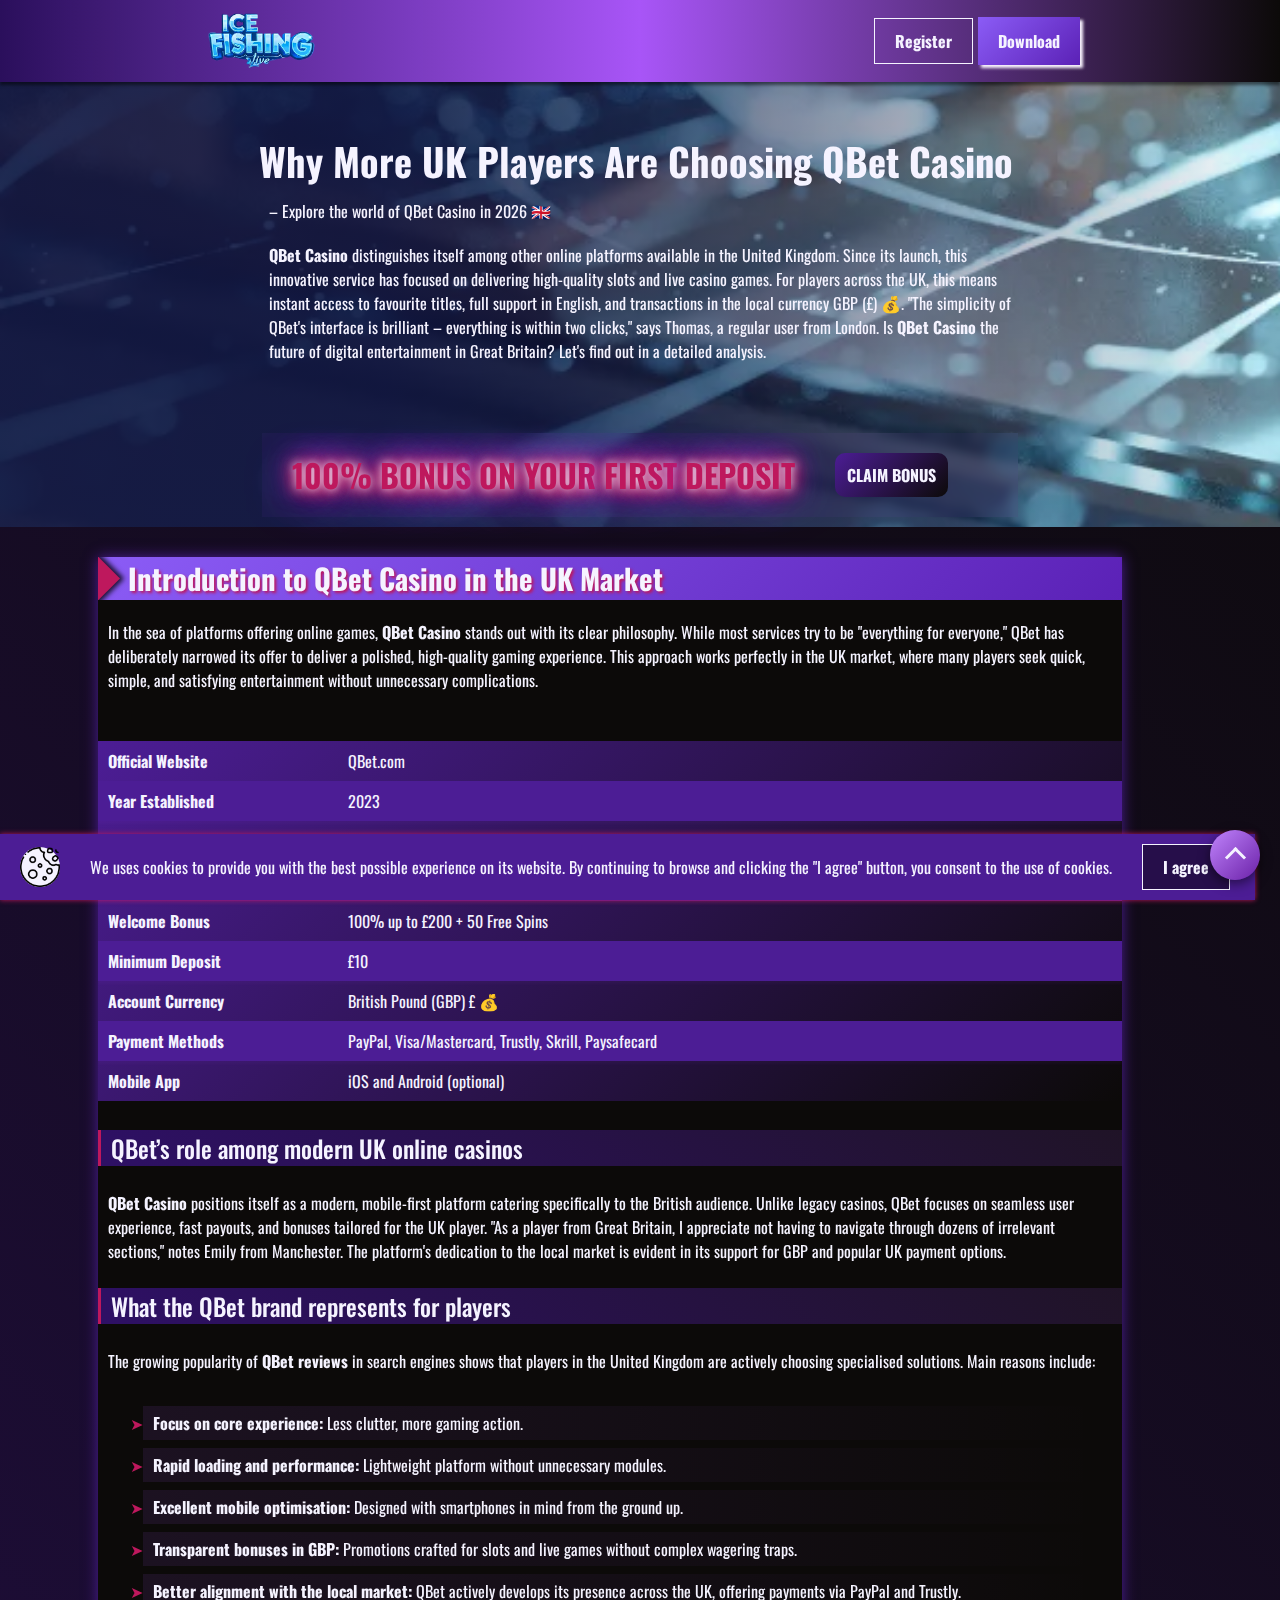
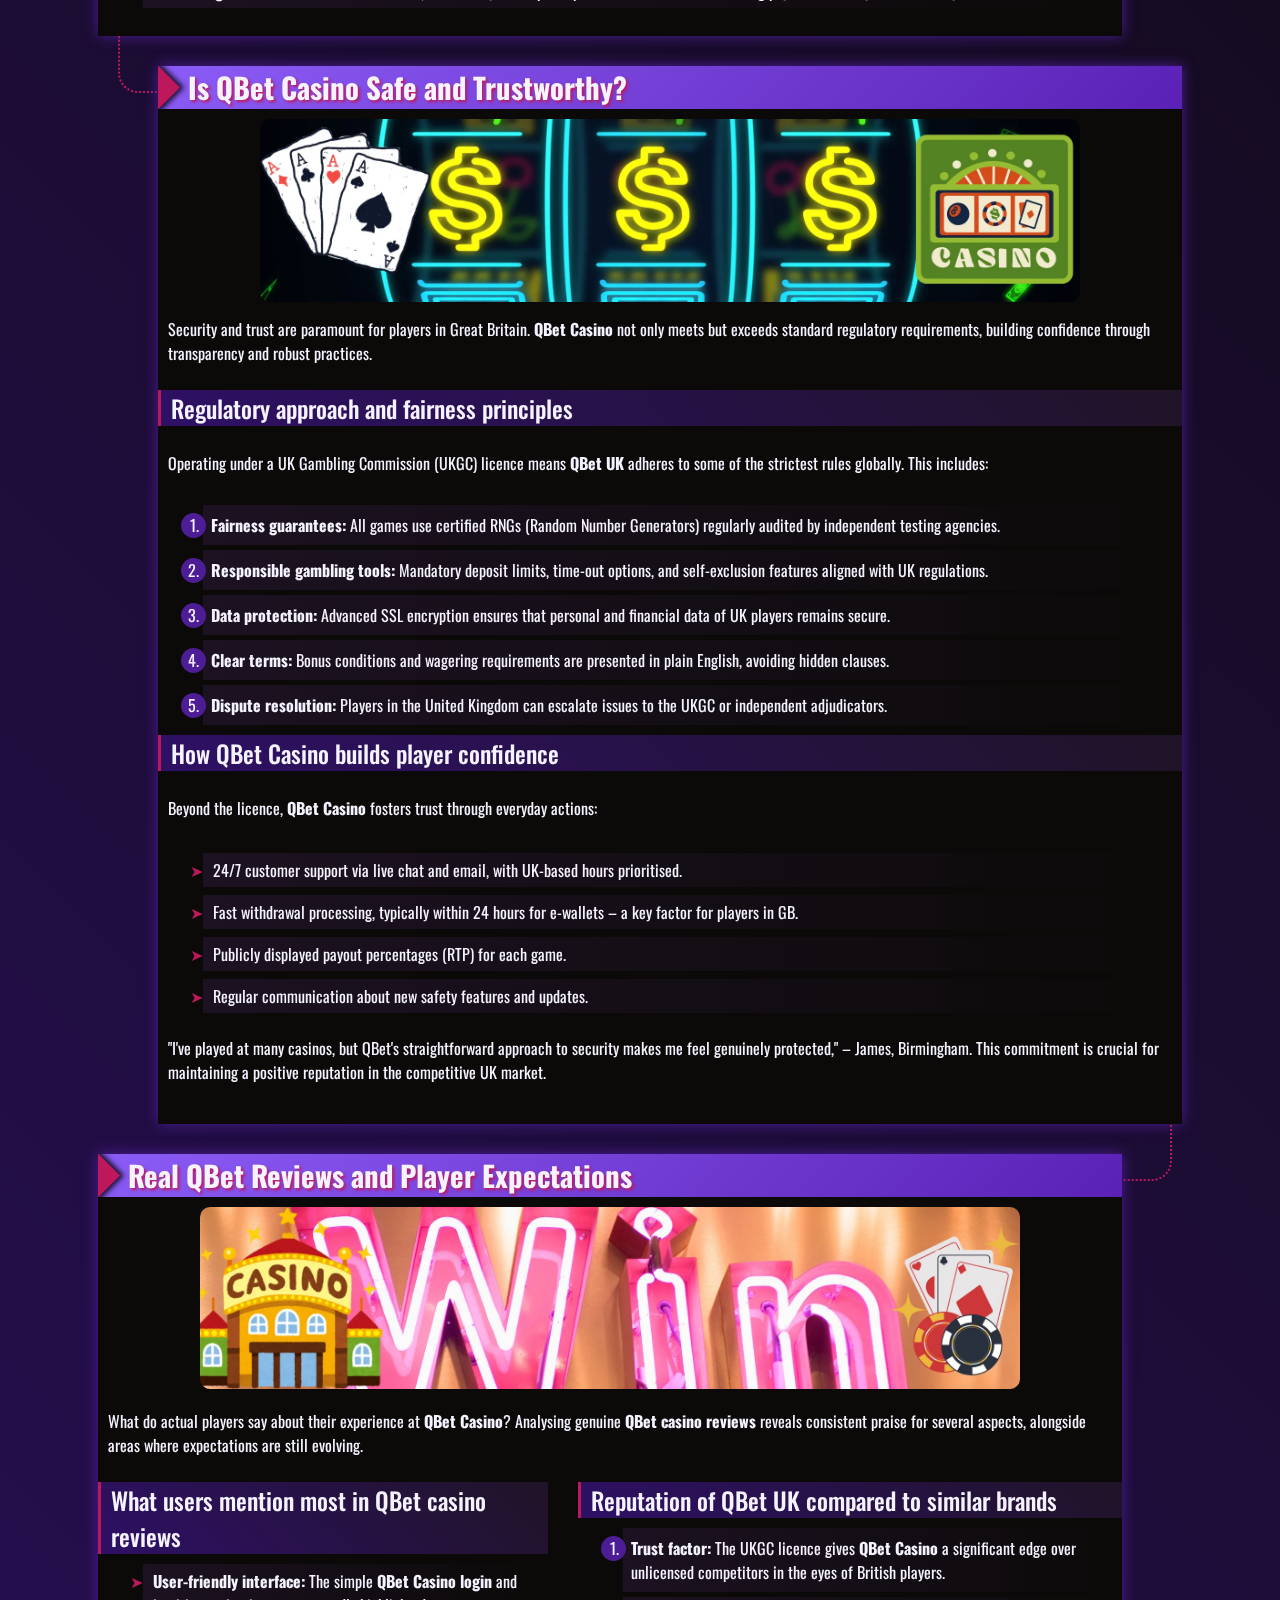
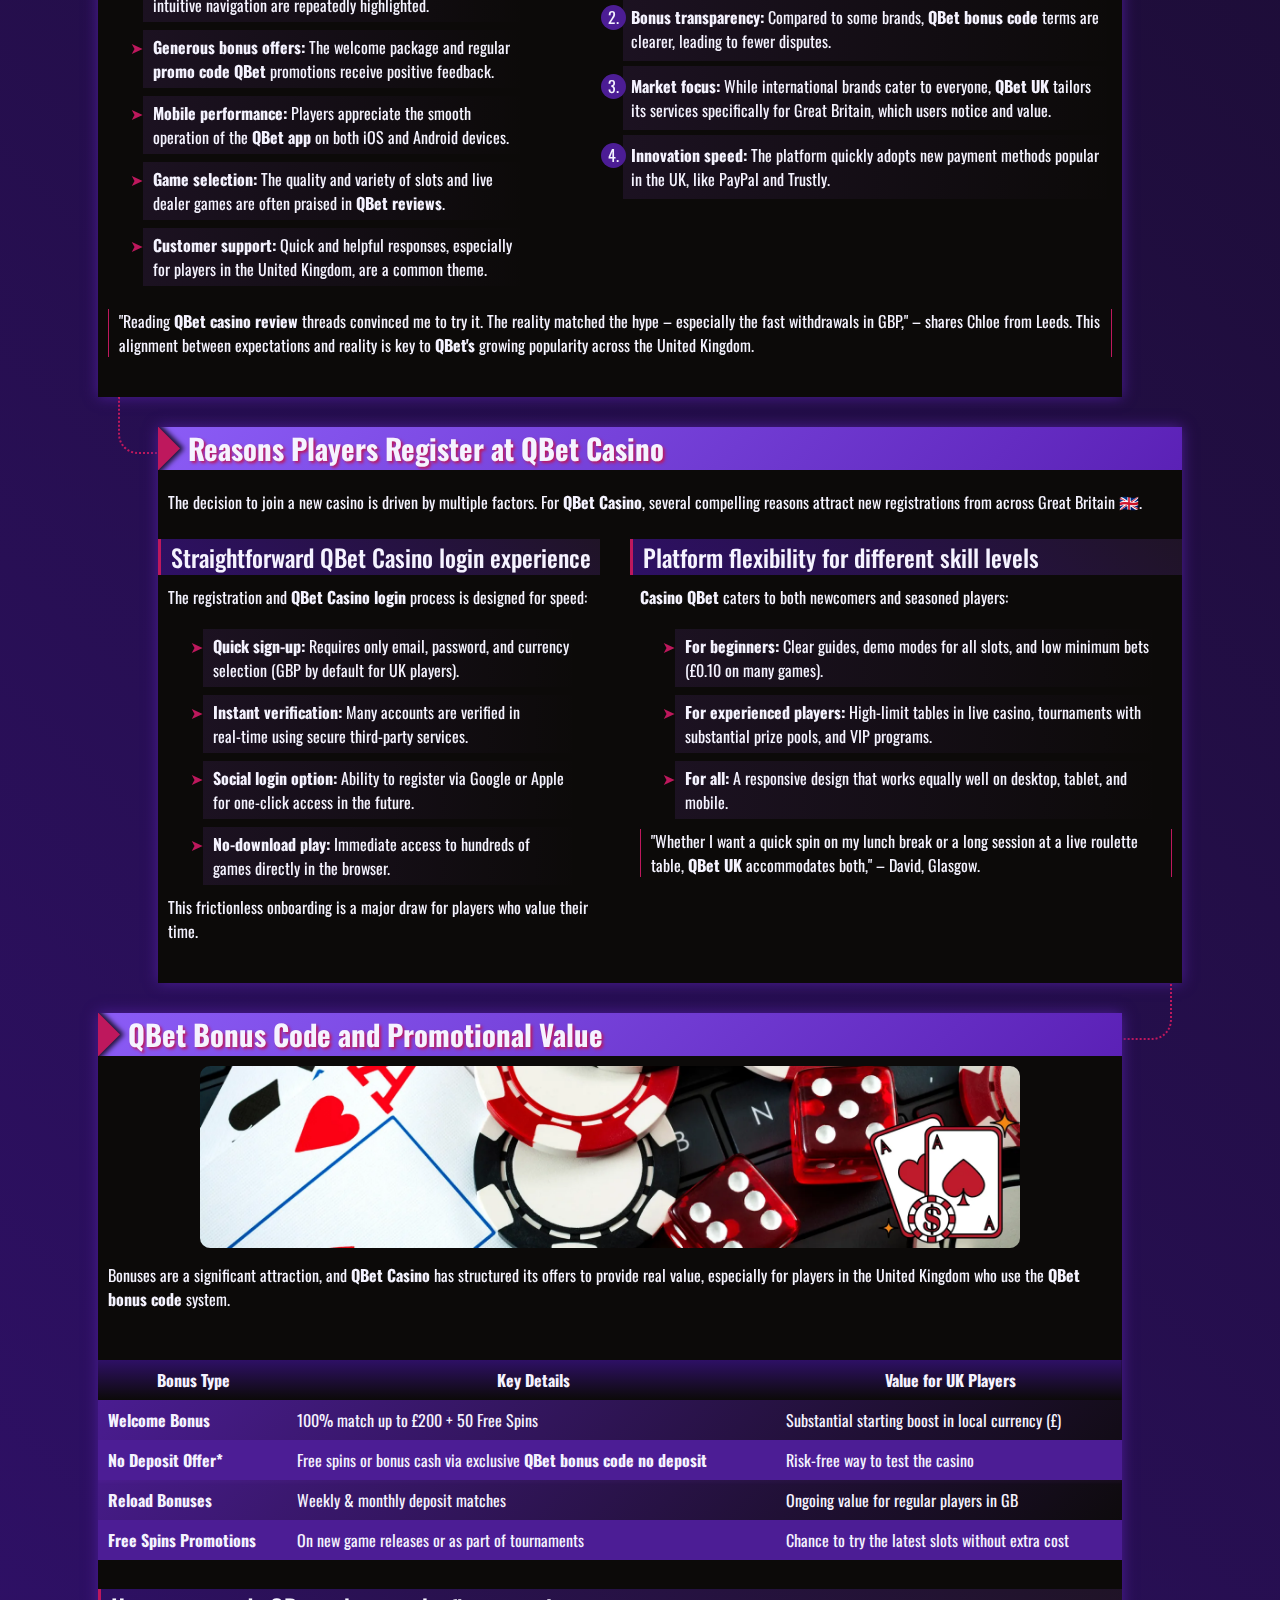
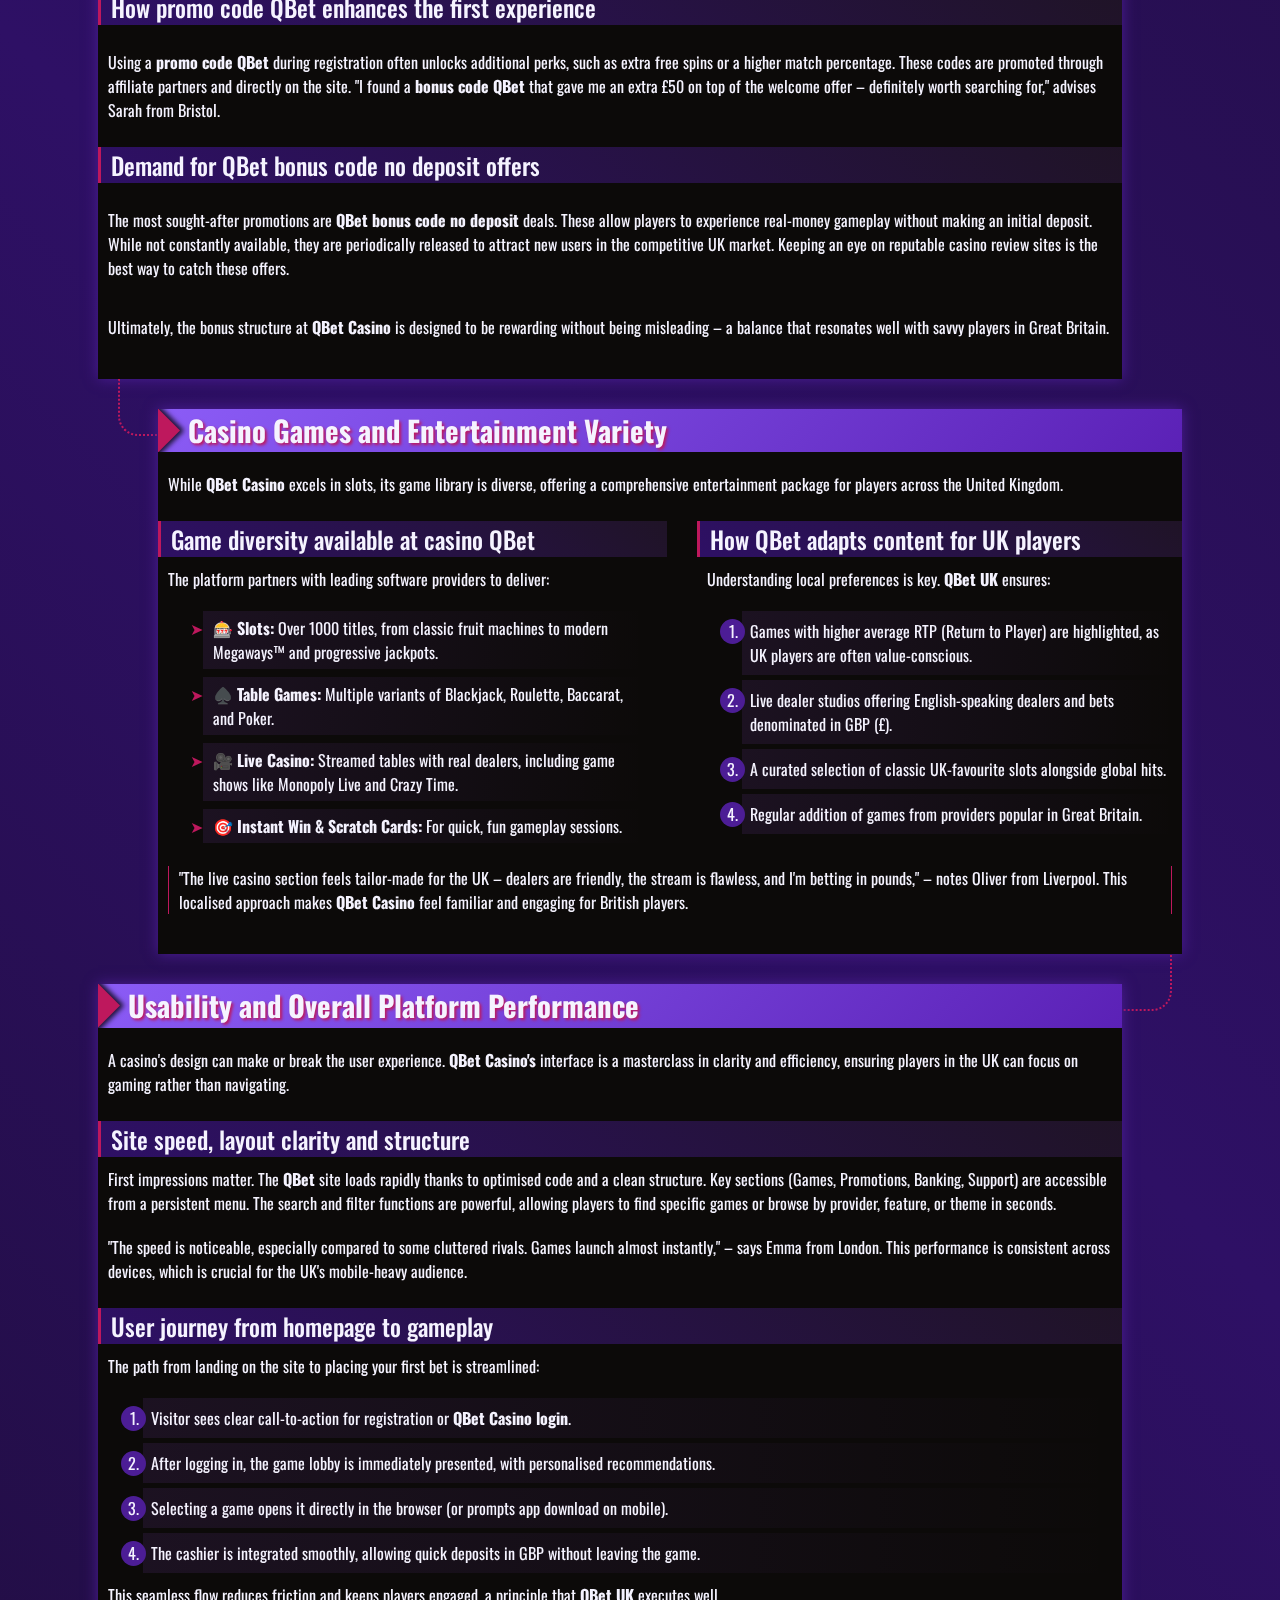
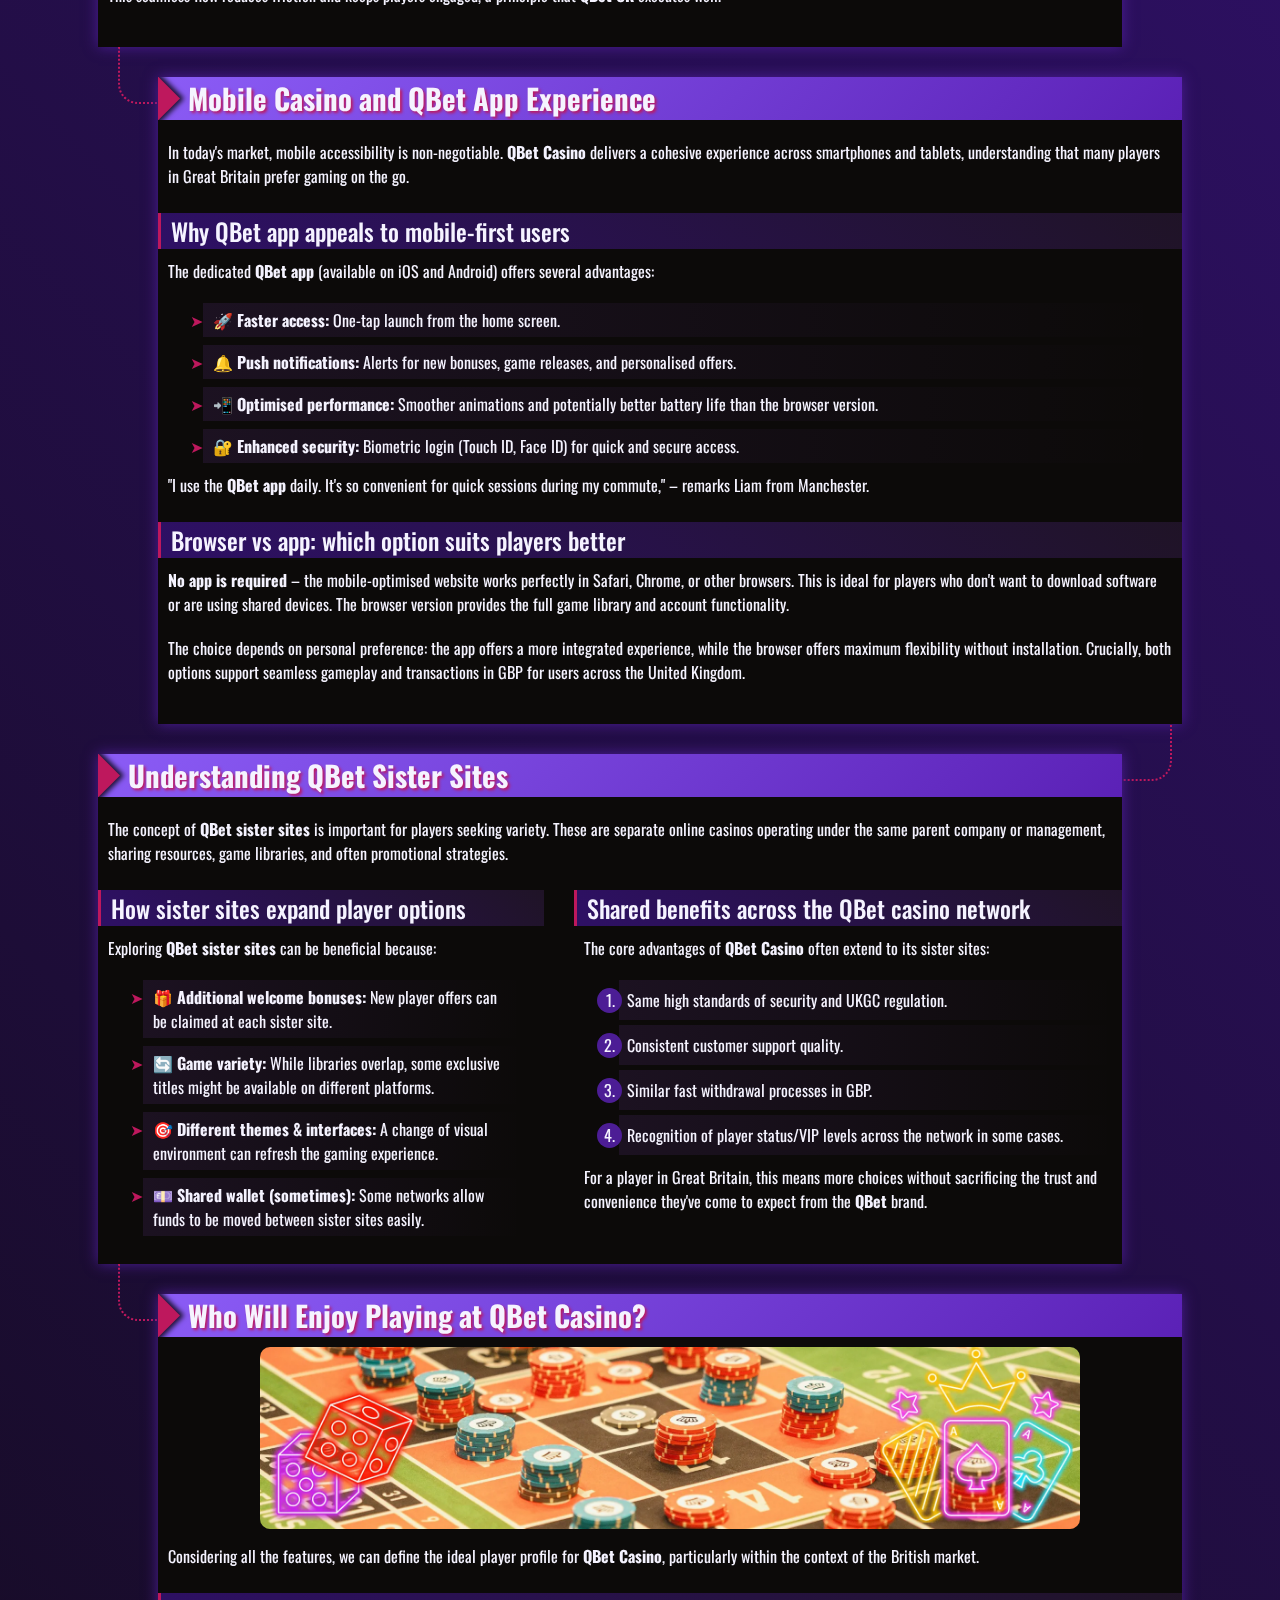
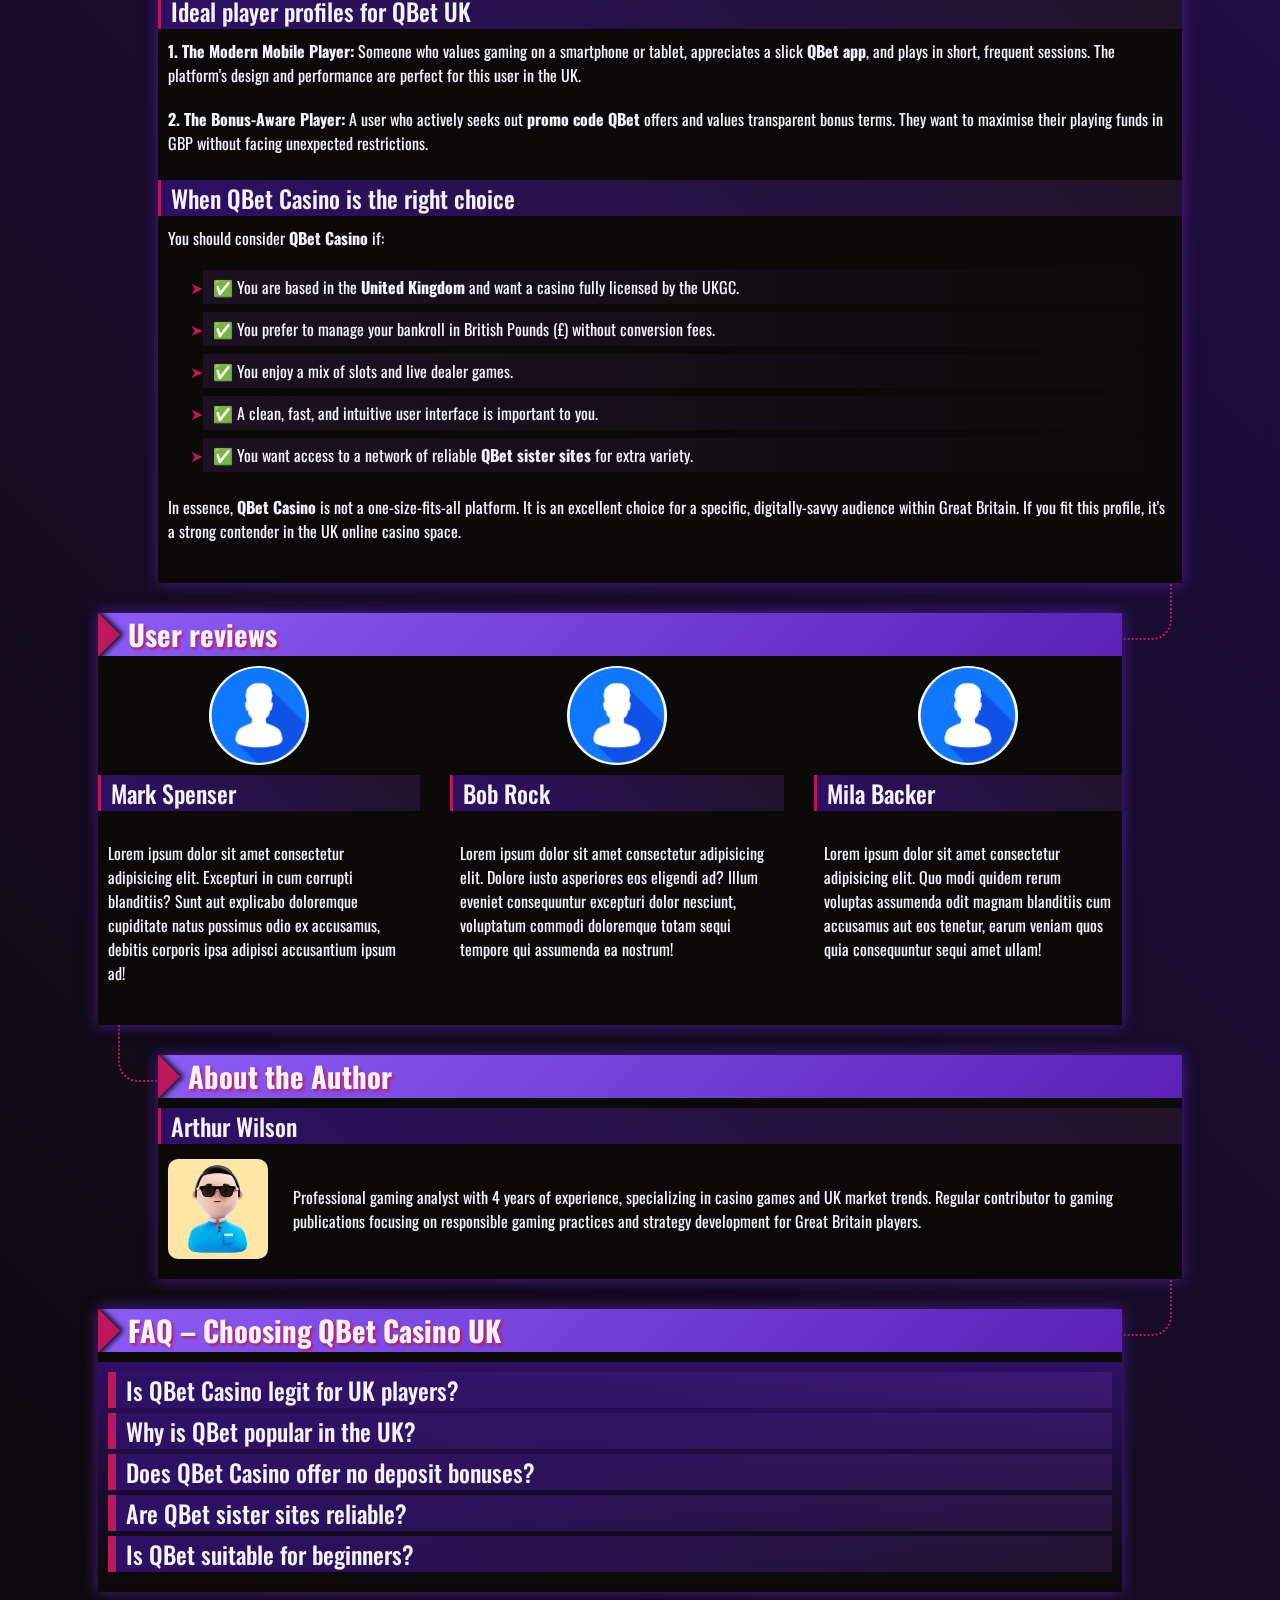
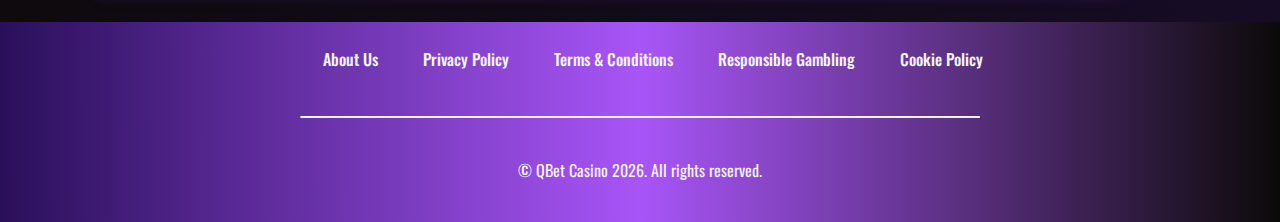
<file: index.html>
<!DOCTYPE html>
<html lang="en">

<head>
    <meta charset="UTF-8">
    <meta name="viewport" content="width=device-width, initial-scale=1.0">
    <link rel="stylesheet" href="style.css">
    <link rel="shortcut icon" href="favicon.ico" type="image/x-icon">
    <title>Why QBet Casino UK Is Gaining Popularity Among Players</title>
    <meta name="description"
        content="Learn why QBet Casino UK stands out: player-focused design, bonus codes, mobile access, sister sites and trusted reviews.">
    <meta name="googlebot" content="index,follow,noarchive">

    <link rel="alternate" hreflang="en-GB" href="https://vanessaswhimsicalworld.co.uk/en-gb/">
    <link rel="alternate" hreflang="x-default" href="https://vanessaswhimsicalworld.co.uk/">
    <link rel="canonical" href="https://vanessaswhimsicalworld.co.uk/en-gb/">

    <meta property="og:type" content="website" />
    <meta property="og:title" content="Why QBet Casino UK Is Gaining Popularity Among Players" />
    <meta property="og:description"
        content="Learn why QBet Casino UK stands out: player-focused design, bonus codes, mobile access, sister sites and trusted reviews." />
    <meta property="og:url" content="https://vanessaswhimsicalworld.co.uk/" />
    <meta property="og:site_name" content="QBet Casino" />
    <meta property="og:image" content="https://vanessaswhimsicalworld.co.uk/img/1.webp" />
    <meta property="og:locale" content="en_GB" />

    <meta name="twitter:card" content="summary_large_image" />
    <meta name="twitter:title" content="Why QBet Casino UK Is Gaining Popularity Among Players" />
    <meta name="twitter:description"
        content="Learn why QBet Casino UK stands out: player-focused design, bonus codes, mobile access, sister sites and trusted reviews." />
    <meta name="twitter:image" content="https://vanessaswhimsicalworld.co.uk/img/1.webp" />

    <script type="application/ld+json">
    {
        "@context": "https://schema.org",
        "@type": "Article",
        "headline": "Why QBet Casino UK Is Gaining Popularity Among Players",
        "description": "Learn why QBet Casino UK stands out: player-focused design, bonus codes, mobile access, sister sites and trusted reviews.",
        "mainEntityOfPage": {
            "@type": "WebPage",
            "@id": "https://vanessaswhimsicalworld.co.uk/"
        },
        "author": {
            "@type": "Person",
            "name": "John Smith",
            "url": "https://vanessaswhimsicalworld.co.uk/"
        },
        "publisher": {
            "@type": "Organization",
            "name": "QBet Casino",
            "logo": {
                "@type": "ImageObject",
                "url": "https://vanessaswhimsicalworld.co.uk/img/logo.webp"
            }
        },
        "datePublished": "2026-01-22",
        "dateModified": "2026-01-22"
    }
    </script>

    <script type="application/ld+json">
    {
        "@context": "https://schema.org",
        "@type": "WebSite",
        "url": "https://vanessaswhimsicalworld.co.uk/",
        "name": "QBet Casino",
        "description": "QBet in the United Kingdom: gaming platform, bonuses, and comprehensive reviews.",
        "inLanguage": "en-GB"
    }
    </script>

    <script type="application/ld+json">
    {
        "@context": "https://schema.org",
        "@type": "BreadcrumbList",
        "itemListElement": [{
                "@type": "ListItem",
                "position": 1,
                "name": "Home",
                "item": "https://vanessaswhimsicalworld.co.uk/"
            },
            {
                "@type": "ListItem",
                "position": 2,
                "name": "🎰 +100%",
                "item": "https://vanessaswhimsicalworld.co.uk/"
            }
        ]
    }
    </script>

    <script type="application/ld+json">
    {
      "@context": "https://schema.org",
      "@type": "FAQPage",
      "mainEntity": [
        {
          "@type": "Question",
          "name": "Is QBet Casino legit for UK players?",
          "acceptedAnswer": {
            "@type": "Answer",
            "text": "Yes, QBet Casino operates legally in the UK under a licence from the UK Gambling Commission (UKGC), ensuring fair play and security for all players in Great Britain."
          }
        },
        {
          "@type": "Question",
          "name": "Why is QBet popular in the UK?",
          "acceptedAnswer": {
            "@type": "Answer",
            "text": "QBet Casino's focus on the UK market means tailored bonuses in GBP (£), local payment methods, and an intuitive mobile experience, making it a top choice for players across the United Kingdom."
          }
        },
        {
          "@type": "Question",
          "name": "Does QBet Casino offer no deposit bonuses?",
          "acceptedAnswer": {
            "@type": "Answer",
            "text": "QBet occasionally provides no deposit offers through exclusive bonus codes. Check the promotions page or trusted affiliate sites for the latest QBet bonus code no deposit opportunities."
          }
        },
        {
          "@type": "Question",
          "name": "Are QBet sister sites reliable?",
          "acceptedAnswer": {
            "@type": "Answer",
            "text": "Yes, QBet sister sites operate under the same stringent regulatory standards, offering a consistent and secure experience for UK players."
          }
        },
        {
          "@type": "Question",
          "name": "Is QBet suitable for beginners?",
          "acceptedAnswer": {
            "@type": "Answer",
            "text": "Absolutely. The straightforward QBet Casino login, clear interface, and helpful guides make casino QBet an excellent starting point for new players in the UK."
          }
        }
      ]
    }
    </script>
</head>

<body>
    <header>
        <div class="logo">
            <a href="/"><img src="./img/logo.webp" alt="QBet Casino logo" width="140" height="70"></a>
        </div>
        <div class="header-btn">
            <a href="/play/" rel="nofollow" content="noindex" class="h-violet-btn">Register</a>
            <a href="/play/" rel="nofollow" content="noindex" class="h-accent-btn">Download</a>
        </div>
    </header>

    <main>
        <div class="promo">
            <div class="promo-l ">
                <h1>Why More UK Players Are Choosing QBet Casino</h1>
                <p class="txt">
                    – Explore the world of QBet Casino in 2026 🇬🇧
                </p>
                <p class="txt">
                    <strong>QBet Casino</strong> distinguishes itself among other online platforms available in the
                    United Kingdom. Since its launch, this innovative service has focused on delivering high-quality
                    slots and live casino games. For players across the UK, this means instant access to favourite
                    titles, full support in English, and transactions in the local currency GBP (£) 💰. "The simplicity
                    of QBet's interface is brilliant – everything is within two clicks," says Thomas, a regular user
                    from London. Is <strong>QBet Casino</strong> the future of digital entertainment in Great Britain?
                    Let's find out in a detailed analysis.
                </p>
            </div>

            <div class="promo-gift">
                <p class="txt-accent">
                    <span class="fast-flicker">100% bonus</span> on your <span class="flicker">first</span> deposit
                </p>

                <a href="/play/" rel="nofollow" content="noindex" class="btn-accent">Claim Bonus</a>
            </div>
        </div>

        <div class="wrapper">

            <div class="container" id="">
                <div class="container__header">
                    <h2>Introduction to QBet Casino in the UK Market</h2>
                </div>
                <div class="container__body">
                    <p class="txt">
                        In the sea of platforms offering online games, <strong>QBet Casino</strong> stands out with its
                        clear philosophy. While most services try to be "everything for everyone," QBet has deliberately
                        narrowed its offer to deliver a polished, high-quality gaming experience. This approach works
                        perfectly in the UK market, where many players seek quick, simple, and satisfying entertainment
                        without unnecessary complications.
                    </p>
                    <div class="table-wrapper">
                        <table>
                            <tbody>
                                <tr>
                                    <td class="row-title">Official Website</td>
                                    <td>QBet.com</td>
                                </tr>
                                <tr>
                                    <td class="row-title">Year Established</td>
                                    <td>2023</td>
                                </tr>
                                <tr>
                                    <td class="row-title">Licence</td>
                                    <td>UK Gambling Commission (UKGC) #39482</td>
                                </tr>
                                <tr>
                                    <td class="row-title">Game Providers</td>
                                    <td>NetEnt, Play'n GO, Pragmatic Play, Evolution Gaming, Big Time Gaming</td>
                                </tr>
                                <tr>
                                    <td class="row-title">Welcome Bonus</td>
                                    <td>100% up to £200 + 50 Free Spins</td>
                                </tr>
                                <tr>
                                    <td class="row-title">Minimum Deposit</td>
                                    <td>£10</td>
                                </tr>
                                <tr>
                                    <td class="row-title">Account Currency</td>
                                    <td>British Pound (GBP) £ 💰</td>
                                </tr>
                                <tr>
                                    <td class="row-title">Payment Methods</td>
                                    <td>PayPal, Visa/Mastercard, Trustly, Skrill, Paysafecard</td>
                                </tr>
                                <tr>
                                    <td class="row-title">Mobile App</td>
                                    <td>iOS and Android (optional)</td>
                                </tr>
                            </tbody>
                        </table>
                    </div>
                    <h3>QBet’s role among modern UK online casinos</h3>
                    <p class="txt">
                        <strong>QBet Casino</strong> positions itself as a modern, mobile-first platform catering
                        specifically to the British audience. Unlike legacy casinos, QBet focuses on seamless user
                        experience, fast payouts, and bonuses tailored for the UK player. "As a player from Great
                        Britain, I
                        appreciate not having to navigate through dozens of irrelevant sections," notes Emily from
                        Manchester. The platform's dedication to the local market is evident in its support for GBP and
                        popular UK payment options.
                    </p>
                    <h3>What the QBet brand represents for players</h3>
                    <p class="txt">
                        The growing popularity of <strong>QBet reviews</strong> in search engines shows that players in
                        the
                        United Kingdom are actively choosing specialised solutions. Main reasons include:
                    </p>
                    <ul class="item-list">
                        <li><strong>Focus on core experience:</strong> Less clutter, more gaming action.</li>
                        <li><strong>Rapid loading and performance:</strong> Lightweight platform without unnecessary
                            modules.</li>
                        <li><strong>Excellent mobile optimisation:</strong> Designed with smartphones in mind from
                            the
                            ground up.</li>
                        <li><strong>Transparent bonuses in GBP:</strong> Promotions crafted for slots and live games
                            without complex wagering traps.</li>
                        <li><strong>Better alignment with the local market:</strong> QBet actively develops its
                            presence across the UK, offering payments via PayPal and Trustly.</li>
                    </ul>
                </div>
            </div>

            <div class="container" id="inscription">
                <div class="container__header">
                    <h2>Is QBet Casino Safe and Trustworthy?</h2>
                </div>
                <div class="container__body">
                    <div class="img">
                        <img src="./img/2.webp" alt="QBet Casino Registration" width="1000" height="800">
                    </div>
                    <p class="txt">
                        Security and trust are paramount for players in Great Britain. <strong>QBet Casino</strong> not
                        only
                        meets but exceeds standard regulatory requirements, building confidence through transparency and
                        robust practices.
                    </p>
                    <h3>Regulatory approach and fairness principles</h3>
                    <p class="txt">
                        Operating under a UK Gambling Commission (UKGC) licence means <strong>QBet UK</strong> adheres
                        to
                        some of the strictest rules globally. This includes:
                    </p>
                    <ol>
                        <li><strong>Fairness guarantees:</strong> All games use certified RNGs (Random Number
                            Generators)
                            regularly audited by independent testing agencies.</li>
                        <li><strong>Responsible gambling tools:</strong> Mandatory deposit limits, time‑out options, and
                            self‑exclusion features aligned with UK regulations.</li>
                        <li><strong>Data protection:</strong> Advanced SSL encryption ensures that personal and
                            financial
                            data of UK players remains secure.</li>
                        <li><strong>Clear terms:</strong> Bonus conditions and wagering requirements are presented in
                            plain
                            English, avoiding hidden clauses.</li>
                        <li><strong>Dispute resolution:</strong> Players in the United Kingdom can escalate issues to
                            the
                            UKGC or independent adjudicators.</li>
                    </ol>
                    <h3>How QBet Casino builds player confidence</h3>
                    <p class="txt">
                        Beyond the licence, <strong>QBet Casino</strong> fosters trust through everyday actions:
                    </p>
                    <ul>
                        <li> 24/7 customer support via live chat and email, with UK‑based hours prioritised.</li>
                        <li> Fast withdrawal processing, typically within 24 hours for e‑wallets – a key factor for
                            players
                            in GB.</li>
                        <li> Publicly displayed payout percentages (RTP) for each game.</li>
                        <li> Regular communication about new safety features and updates.</li>
                    </ul>
                    <p class="txt">
                        "I've played at many casinos, but QBet's straightforward approach to security makes me feel
                        genuinely protected," – James, Birmingham. This commitment is crucial for maintaining a positive
                        reputation in the competitive UK market.
                    </p>
                </div>
            </div>

            <div class="container" id="review">
                <div class="container__header">
                    <h2>Real QBet Reviews and Player Expectations</h2>
                </div>
                <div class="img">
                    <img src="./img/1.webp" alt="QBet Casino Bonus" width="1000" height="800">
                </div>
                <div class="container__body">
                    <p class="txt">
                        What do actual players say about their experience at <strong>QBet Casino</strong>? Analysing
                        genuine
                        <strong>QBet casino reviews</strong> reveals consistent praise for several aspects, alongside
                        areas
                        where expectations are still evolving.
                    </p>
                    <div class="comparison-list">
                        <div>
                            <h3>What users mention most in QBet casino reviews</h3>
                            <ul>
                                <li><strong>User‑friendly interface:</strong> The simple <strong>QBet Casino
                                        login</strong>
                                    and intuitive navigation are repeatedly highlighted.</li>
                                <li><strong>Generous bonus offers:</strong> The welcome package and regular
                                    <strong>promo
                                        code QBet</strong> promotions receive positive feedback.
                                </li>
                                <li><strong>Mobile performance:</strong> Players appreciate the smooth operation of the
                                    <strong>QBet app</strong> on both iOS and Android devices.
                                </li>
                                <li><strong>Game selection:</strong> The quality and variety of slots and live dealer
                                    games
                                    are often praised in <strong>QBet reviews</strong>.</li>
                                <li><strong>Customer support:</strong> Quick and helpful responses, especially for
                                    players
                                    in the United Kingdom, are a common theme.</li>
                            </ul>
                        </div>
                        <div>
                            <h3>Reputation of QBet UK compared to similar brands</h3>
                            <ol>
                                <li><strong>Trust factor:</strong> The UKGC licence gives <strong>QBet Casino</strong> a
                                    significant edge over unlicensed competitors in the eyes of British players.</li>
                                <li><strong>Bonus transparency:</strong> Compared to some brands, <strong>QBet bonus
                                        code</strong> terms are clearer, leading to fewer disputes.</li>
                                <li><strong>Market focus:</strong> While international brands cater to everyone,
                                    <strong>QBet UK</strong> tailors its services specifically for Great Britain, which
                                    users notice and value.
                                </li>
                                <li><strong>Innovation speed:</strong> The platform quickly adopts new payment methods
                                    popular in the UK, like PayPal and Trustly.</li>
                            </ol>
                        </div>
                    </div>
                    <p class="txt quote">
                        "Reading <strong>QBet casino review</strong> threads convinced me to try it. The reality matched
                        the
                        hype – especially the fast withdrawals in GBP," – shares Chloe from Leeds. This alignment
                        between
                        expectations and reality is key to <strong>QBet's</strong> growing popularity across the United
                        Kingdom.
                    </p>
                </div>
            </div>
            <div class="container" id="games">
                <div class="container__header">
                    <h2>Reasons Players Register at QBet Casino</h2>
                </div>
                <div class="container__body">
                    <p class="txt">
                        The decision to join a new casino is driven by multiple factors. For <strong>QBet
                            Casino</strong>,
                        several compelling reasons attract new registrations from across Great Britain 🇬🇧.
                    </p>
                    <div class="comparison-list">
                        <div>
                            <h3>Straightforward QBet Casino login experience</h3>
                            <p class="txt">
                                The registration and <strong>QBet Casino login</strong> process is designed for speed:
                            </p>
                            <ul>
                                <li><strong>Quick sign‑up:</strong> Requires only email, password, and currency
                                    selection
                                    (GBP by default for UK players).</li>
                                <li><strong>Instant verification:</strong> Many accounts are verified in real‑time using
                                    secure third‑party services.</li>
                                <li><strong>Social login option:</strong> Ability to register via Google or Apple for
                                    one‑click access in the future.</li>
                                <li><strong>No‑download play:</strong> Immediate access to hundreds of games directly in
                                    the
                                    browser.</li>
                            </ul>
                            <p class="txt">
                                This frictionless onboarding is a major draw for players who value their time.
                            </p>
                        </div>
                        <div>
                            <h3>Platform flexibility for different skill levels</h3>
                            <p class="txt">
                                <strong>Casino QBet</strong> caters to both newcomers and seasoned players:
                            </p>
                            <ul>
                                <li><strong>For beginners:</strong> Clear guides, demo modes for all slots, and low
                                    minimum
                                    bets (£0.10 on many games).</li>
                                <li><strong>For experienced players:</strong> High‑limit tables in live casino,
                                    tournaments
                                    with substantial prize pools, and VIP programs.</li>
                                <li><strong>For all:</strong> A responsive design that works equally well on desktop,
                                    tablet, and mobile.</li>
                            </ul>
                            <p class="txt quote">
                                "Whether I want a quick spin on my lunch break or a long session at a live roulette
                                table,
                                <strong>QBet UK</strong> accommodates both," – David, Glasgow.
                            </p>
                        </div>
                    </div>
                </div>
            </div>
            <div class="container" id="bonus">
                <div class="container__header">
                    <h2>QBet Bonus Code and Promotional Value</h2>
                </div>
                <div class="container__body">
                    <div class="img">
                        <img src="./img/3.webp" alt="QBet Bonus Code and Promotional Value" width="1000" height="800">
                    </div>
                    <p class="txt">
                        Bonuses are a significant attraction, and <strong>QBet Casino</strong> has structured its offers
                        to
                        provide real value, especially for players in the United Kingdom who use the <strong>QBet bonus
                            code</strong> system.
                    </p>
                    <div class="table-wrapper">
                        <table>
                            <thead>
                                <tr>
                                    <th>Bonus Type</th>
                                    <th>Key Details</th>
                                    <th>Value for UK Players</th>
                                </tr>
                            </thead>
                            <tbody>
                                <tr>
                                    <td class="row-title">Welcome Bonus</td>
                                    <td>100% match up to £200 + 50 Free Spins</td>
                                    <td>Substantial starting boost in local currency (£)</td>
                                </tr>
                                <tr>
                                    <td class="row-title">No Deposit Offer*</td>
                                    <td>Free spins or bonus cash via exclusive <strong>QBet bonus code no
                                            deposit</strong>
                                    </td>
                                    <td>Risk‑free way to test the casino</td>
                                </tr>
                                <tr>
                                    <td class="row-title">Reload Bonuses</td>
                                    <td>Weekly & monthly deposit matches</td>
                                    <td>Ongoing value for regular players in GB</td>
                                </tr>
                                <tr>
                                    <td class="row-title">Free Spins Promotions</td>
                                    <td>On new game releases or as part of tournaments</td>
                                    <td>Chance to try the latest slots without extra cost</td>
                                </tr>
                            </tbody>
                        </table>
                    </div>
                    <h3>How promo code QBet enhances the first experience</h3>
                    <p class="txt">
                        Using a <strong>promo code QBet</strong> during registration often unlocks additional perks,
                        such as
                        extra free spins or a higher match percentage. These codes are promoted through affiliate
                        partners
                        and directly on the site. "I found a <strong>bonus code QBet</strong> that gave me an extra £50
                        on
                        top of the welcome offer – definitely worth searching for," advises Sarah from Bristol.
                    </p>
                    <h3>Demand for QBet bonus code no deposit offers</h3>
                    <p class="txt">
                        The most sought‑after promotions are <strong>QBet bonus code no deposit</strong> deals. These
                        allow
                        players to experience real‑money gameplay without making an initial deposit. While not
                        constantly
                        available, they are periodically released to attract new users in the competitive UK market.
                        Keeping
                        an eye on reputable casino review sites is the best way to catch these offers.
                    </p>
                    <p class="txt">
                        Ultimately, the bonus structure at <strong>QBet Casino</strong> is designed to be rewarding
                        without
                        being misleading – a balance that resonates well with savvy players in Great Britain.
                    </p>
                </div>
            </div>

            <div class="container" id="conseils">
                <div class="container__header">
                    <h2>Casino Games and Entertainment Variety</h2>
                </div>
                <div class="container__body">
                    <p class="txt">
                        While <strong>QBet Casino</strong> excels in slots, its game library is diverse, offering a
                        comprehensive entertainment package for players across the United Kingdom.
                    </p>
                    <div class="comparison-list">
                        <div>
                            <h3>Game diversity available at casino QBet</h3>
                            <p class="txt">
                                The platform partners with leading software providers to deliver:
                            </p>
                            <ul>
                                <li>🎰 <strong>Slots:</strong> Over 1000 titles, from classic fruit machines to modern
                                    Megaways™ and progressive jackpots.</li>
                                <li>♠️ <strong>Table Games:</strong> Multiple variants of Blackjack, Roulette, Baccarat,
                                    and
                                    Poker.</li>
                                <li>🎥 <strong>Live Casino:</strong> Streamed tables with real dealers, including game
                                    shows
                                    like Monopoly Live and Crazy Time.</li>
                                <li>🎯 <strong>Instant Win & Scratch Cards:</strong> For quick, fun gameplay sessions.
                                </li>
                            </ul>
                        </div>
                        <div>
                            <h3>How QBet adapts content for UK players</h3>
                            <p class="txt">
                                Understanding local preferences is key. <strong>QBet UK</strong> ensures:
                            </p>
                            <ol>
                                <li>Games with higher average RTP (Return to Player) are highlighted, as UK players are
                                    often value‑conscious.</li>
                                <li>Live dealer studios offering English‑speaking dealers and bets denominated in GBP
                                    (£).
                                </li>
                                <li>A curated selection of classic UK‑favourite slots alongside global hits.</li>
                                <li>Regular addition of games from providers popular in Great Britain.</li>
                            </ol>
                        </div>
                    </div>
                    <p class="txt quote">
                        "The live casino section feels tailor‑made for the UK – dealers are friendly, the stream is
                        flawless, and I'm betting in pounds," – notes Oliver from Liverpool. This localised approach
                        makes
                        <strong>QBet Casino</strong> feel familiar and engaging for British players.
                    </p>
                </div>
            </div>

            <div class="container" id="mobile">
                <div class="container__header">
                    <h2>Usability and Overall Platform Performance</h2>
                </div>
                <div class="container__body">
                    <p class="txt">
                        A casino's design can make or break the user experience. <strong>QBet Casino's</strong>
                        interface is
                        a masterclass in clarity and efficiency, ensuring players in the UK can focus on gaming rather
                        than
                        navigating.
                    </p>
                    <div>
                        <h3>Site speed, layout clarity and structure</h3>
                        <p class="txt">
                            First impressions matter. The <strong>QBet</strong> site loads rapidly thanks to optimised
                            code and a clean structure. Key sections (Games, Promotions, Banking, Support) are
                            accessible from a persistent menu. The search and filter functions are powerful, allowing
                            players to find specific games or browse by provider, feature, or theme in seconds.
                        </p>
                        <p class="txt">
                            "The speed is noticeable, especially compared to some cluttered rivals. Games launch almost
                            instantly," – says Emma from London. This performance is consistent across devices, which is
                            crucial for the UK's mobile‑heavy audience.
                        </p>
                    </div>
                    <div>
                        <h3>User journey from homepage to gameplay</h3>
                        <p class="txt">
                            The path from landing on the site to placing your first bet is streamlined:
                        </p>
                        <ol>
                            <li>Visitor sees clear call‑to‑action for registration or <strong>QBet Casino
                                    login</strong>.</li>
                            <li>After logging in, the game lobby is immediately presented, with personalised
                                recommendations.</li>
                            <li>Selecting a game opens it directly in the browser (or prompts app download on mobile).
                            </li>
                            <li>The cashier is integrated smoothly, allowing quick deposits in GBP without leaving the
                                game.</li>
                        </ol>
                        <p class="txt">
                            This seamless flow reduces friction and keeps players engaged, a principle that <strong>QBet
                                UK</strong> executes well.
                        </p>
                    </div>
                </div>

            </div>

            <div class="container" id="demo">
                <div class="container__header">
                    <h2>Mobile Casino and QBet App Experience</h2>
                </div>
                <div class="container__body">
                    <p class="txt">
                        In today's market, mobile accessibility is non‑negotiable. <strong>QBet Casino</strong> delivers
                        a
                        cohesive experience across smartphones and tablets, understanding that many players in Great
                        Britain
                        prefer gaming on the go.
                    </p>
                    <div>
                        <h3>Why QBet app appeals to mobile‑first users</h3>
                        <p class="txt">
                            The dedicated <strong>QBet app</strong> (available on iOS and Android) offers several
                            advantages:
                        </p>
                        <ul>
                            <li>🚀 <strong>Faster access:</strong> One‑tap launch from the home screen.</li>
                            <li>🔔 <strong>Push notifications:</strong> Alerts for new bonuses, game releases, and
                                personalised offers.</li>
                            <li>📲 <strong>Optimised performance:</strong> Smoother animations and potentially better
                                battery life than the browser version.</li>
                            <li>🔐 <strong>Enhanced security:</strong> Biometric login (Touch ID, Face ID) for quick and
                                secure access.</li>
                        </ul>
                        <p class="txt">
                            "I use the <strong>QBet app</strong> daily. It's so convenient for quick sessions during my
                            commute," – remarks Liam from Manchester.
                        </p>
                    </div>
                    <div>
                        <h3>Browser vs app: which option suits players better</h3>
                        <p class="txt">
                            <strong>No app is required</strong> – the mobile‑optimised website works perfectly in
                            Safari, Chrome, or other browsers. This is ideal for players who don't want to download
                            software or are using shared devices. The browser version provides the full game library and
                            account functionality.
                        </p>
                        <p class="txt">
                            The choice depends on personal preference: the app offers a more integrated experience,
                            while the browser offers maximum flexibility without installation. Crucially, both options
                            support seamless gameplay and transactions in GBP for users across the United Kingdom.
                        </p>
                    </div>
                </div>
            </div>

            <div class="container" id="deposit">
                <div class="container__header">
                    <h2>Understanding QBet Sister Sites</h2>
                </div>
                <div class="container__body">
                    <p class="txt">
                        The concept of <strong>QBet sister sites</strong> is important for players seeking variety.
                        These
                        are separate online casinos operating under the same parent company or management, sharing
                        resources, game libraries, and often promotional strategies.
                    </p>
                    <div class="comparison-list">
                        <div>
                            <h3>How sister sites expand player options</h3>
                            <p class="txt">
                                Exploring <strong>QBet sister sites</strong> can be beneficial because:
                            </p>
                            <ul>
                                <li>🎁 <strong>Additional welcome bonuses:</strong> New player offers can be claimed at
                                    each
                                    sister site.</li>
                                <li>🔄 <strong>Game variety:</strong> While libraries overlap, some exclusive titles
                                    might
                                    be available on different platforms.</li>
                                <li>🎯 <strong>Different themes & interfaces:</strong> A change of visual environment
                                    can
                                    refresh the gaming experience.</li>
                                <li>💷 <strong>Shared wallet (sometimes):</strong> Some networks allow funds to be moved
                                    between sister sites easily.</li>
                            </ul>
                        </div>
                        <div>
                            <h3>Shared benefits across the QBet casino network</h3>
                            <p class="txt">
                                The core advantages of <strong>QBet Casino</strong> often extend to its sister sites:
                            </p>
                            <ol>
                                <li>Same high standards of security and UKGC regulation.</li>
                                <li>Consistent customer support quality.</li>
                                <li>Similar fast withdrawal processes in GBP.</li>
                                <li>Recognition of player status/VIP levels across the network in some cases.</li>
                            </ol>
                            <p class="txt">
                                For a player in Great Britain, this means more choices without sacrificing the trust and
                                convenience they've come to expect from the <strong>QBet</strong> brand.
                            </p>
                        </div>
                    </div>
                </div>
            </div>

            <div class="container" id="withdrawal">
                <div class="container__header">
                    <h2>Who Will Enjoy Playing at QBet Casino?</h2>
                </div>
                <div class="container__body">
                    <div class="img">
                        <img src="./img/4.webp" alt="Who Will Enjoy Playing at QBet Casino?" width="1000" height="800">
                    </div>
                    <p class="txt">
                        Considering all the features, we can define the ideal player profile for <strong>QBet
                            Casino</strong>, particularly within the context of the British market.
                    </p>
                    <div>
                        <h3>Ideal player profiles for QBet UK</h3>
                        <p class="txt">
                            <strong>1. The Modern Mobile Player:</strong> Someone who values gaming on a smartphone or
                            tablet, appreciates a slick <strong>QBet app</strong>, and plays in short, frequent
                            sessions. The platform's design and performance are perfect for this user in the UK.
                        </p>
                        <p class="txt">
                            <strong>2. The Bonus‑Aware Player:</strong> A user who actively seeks out <strong>promo code
                                QBet</strong> offers and values transparent bonus terms. They want to maximise their
                            playing funds in GBP without facing unexpected restrictions.
                        </p>
                    </div>
                    <div>
                        <h3>When QBet Casino is the right choice</h3>
                        <p class="txt">
                            You should consider <strong>QBet Casino</strong> if:
                        </p>
                        <ul>
                            <li>✅ You are based in the <strong>United Kingdom</strong> and want a casino fully licensed
                                by the UKGC.</li>
                            <li>✅ You prefer to manage your bankroll in British Pounds (£) without conversion fees.</li>
                            <li>✅ You enjoy a mix of slots and live dealer games.</li>
                            <li>✅ A clean, fast, and intuitive user interface is important to you.</li>
                            <li>✅ You want access to a network of reliable <strong>QBet sister sites</strong> for extra
                                variety.</li>
                        </ul>
                    </div>
                    <p class="txt">
                        In essence, <strong>QBet Casino</strong> is not a one‑size‑fits‑all platform. It is an excellent
                        choice for a specific, digitally‑savvy audience within Great Britain. If you fit this profile,
                        it's
                        a strong contender in the UK online casino space.
                    </p>
                </div>
            </div>

            <div class="container" id="user-reviews">
                <div class="container__header">
                    <h2>User reviews</h2>
                </div>
                <div class="container__body">
                    <div class="comparison-list">
                        <div class="rewiev-item">
                            <img src="./img/user.webp" alt="User1" class="user-img">
                            <h3>Mark Spenser</h3>
                            <p class="txt">Lorem ipsum dolor sit amet consectetur adipisicing elit. Excepturi in cum
                                corrupti blanditiis? Sunt aut explicabo doloremque cupiditate natus possimus odio ex
                                accusamus, debitis corporis ipsa adipisci accusantium ipsum ad!</p>
                        </div>
                        <div class="rewiev-item">
                            <img src="./img/user.webp" alt="user2" class="user-img">
                            <h3>Bob Rock</h3>
                            <p class="txt">Lorem ipsum dolor sit amet consectetur adipisicing elit. Dolore iusto
                                asperiores eos eligendi ad? Illum eveniet consequuntur excepturi dolor nesciunt,
                                voluptatum commodi doloremque totam sequi tempore qui assumenda ea nostrum!
                            </p>
                        </div>
                        <div class="rewiev-item">
                            <img src="./img/user.webp" alt="user3" class="user-img">
                            <h3>Mila Backer</h3>
                            <p class="txt">Lorem ipsum dolor sit amet consectetur adipisicing elit. Quo modi quidem
                                rerum voluptas assumenda odit magnam blanditiis cum accusamus aut eos tenetur, earum
                                veniam quos quia consequuntur sequi amet ullam!
                            </p>
                        </div>
                    </div>
                </div>
            </div>

            <div class="container" id="author">
                <div class="container__header">
                    <h2>About the Author</h2>
                </div>
                <div class="container__body">
                    <h3>Arthur Wilson</h3>
                    <div class="about-author">
                        <img src="./img/author.webp" alt="Author" class="author-img">
                        <p class="txt">Professional gaming analyst with 4 years of experience, specializing in casino
                            games
                            and UK market trends. Regular
                            contributor to gaming publications focusing on responsible gaming practices and strategy
                            development for Great Britain
                            players.</p>
                    </div>
                </div>
            </div>

            <div class="container" id="faq">
                <div class="container__header">
                    <h2>FAQ – Choosing QBet Casino UK</h2>
                </div>

                <div class="faq-content">
                    <details class="qa-content__item">
                        <summary>
                            <h3 class="qa-title">
                                Is QBet Casino legit for UK players?
                            </h3>
                        </summary>
                        <div class="qa-answaer">
                            Yes, absolutely. <strong>QBet Casino</strong> operates under a valid licence from the United
                            Kingdom Gambling Commission (UKGC), one of the most stringent regulators globally. This
                            ensures fair games, protection of player funds, and adherence to responsible gambling
                            standards for all users in Great Britain.
                        </div>
                    </details>

                    <details class="qa-content__item">
                        <summary>
                            <h3 class="qa-title">
                                Why is QBet popular in the UK?
                            </h3>
                        </summary>
                        <div class="qa-answaer">
                            <strong>QBet Casino</strong> has gained popularity in the <strong>UK</strong> due to its
                            focused approach on the local market. Key factors include: offering all transactions in GBP
                            (£), supporting UK‑favoured payment methods like PayPal, providing a superior mobile
                            experience via the <strong>QBet app</strong>, and maintaining transparent bonus terms.
                            Players in GB appreciate a platform that feels tailored to their needs.
                        </div>
                    </details>

                    <details class="qa-content__item">
                        <summary>
                            <h3 class="qa-title">
                                Does QBet Casino offer no deposit bonuses?
                            </h3>
                        </summary>
                        <div class="qa-answaer">
                            <strong>QBet Casino</strong> periodically releases <strong>no deposit bonus</strong> offers,
                            often accessible via a specific <strong>QBet bonus code no deposit</strong>. These
                            promotions provide free spins or a small amount of bonus cash without requiring an initial
                            deposit. They are ideal for new players in the United Kingdom to test the platform
                            risk‑free. Availability varies, so check the promotions page regularly.
                        </div>
                    </details>

                    <details class="qa-content__item">
                        <summary>
                            <h3 class="qa-title">
                                Are QBet sister sites reliable?
                            </h3>
                        </summary>
                        <div class="qa-answaer">
                            Yes, <strong>QBet sister sites</strong> are generally as reliable as the main <strong>QBet
                                Casino</strong> platform. They typically operate under the same or similar licences
                            (like the UKGC) and share the same commitment to security and fair play. For players across
                            the United Kingdom, this means you can explore different themed casinos within the network
                            with confidence, knowing your safety and rights are protected.
                        </div>
                    </details>

                    <details class="qa-content__item">
                        <summary>
                            <h3 class="qa-title">
                                Is QBet suitable for beginners?
                            </h3>
                        </summary>
                        <div class="qa-answaer">
                            Yes, <strong>QBet Casino</strong> is an excellent choice for beginners in the
                            <strong>UK</strong>. The registration and <strong>QBet Casino login</strong> process is
                            simple. The interface is clean and intuitive, preventing overwhelm. Most games offer a
                            "demo" or "play for fun" mode, allowing new players to learn rules without risking real
                            money. Furthermore, customer support is readily available to answer any questions from
                            newcomers in Great Britain.
                        </div>
                    </details>
                </div>
            </div>
        </div>
        <div class="top-btn">
            <a href="#"></a>
        </div>
        <input type="checkbox" id="cookie-check" class="cookie-checkbox" hidden>
        <div class="cookie-modal">
            <div class="icon">
                <img src="./img/cookie_icon.webp" alt="cookie icon">
            </div>
            <p class="txt">We uses cookies to provide you with the best possible experience on its
                website. By continuing to
                browse and clicking the "I agree" button, you consent to the use of cookies.</p>
            <label for="cookie-check" class="h-violet-btn agree">I agree</a>
        </div>
    </main>

    <footer>
        <ul class="f-nav">
            <li>
                <a href="/about-us/">About Us</a>
            </li>
            <li>
                <a href="/privacy-policy/">Privacy Policy</a>
            </li>
            <li>
                <a href="/terms-and-conditions/">Terms & Conditions</a>
            </li>
            <li>
                <a href="/responsible-gambling/">Responsible Gambling</a>
            </li>
            <li>
                <a href="/cookie-policy/">Cookie Policy</a>
            </li>
        </ul>


        <hr>

        <p class="txt">
            © QBet Casino 2026. All rights reserved.
        </p>
    </footer>
</body>

</html>
</file>
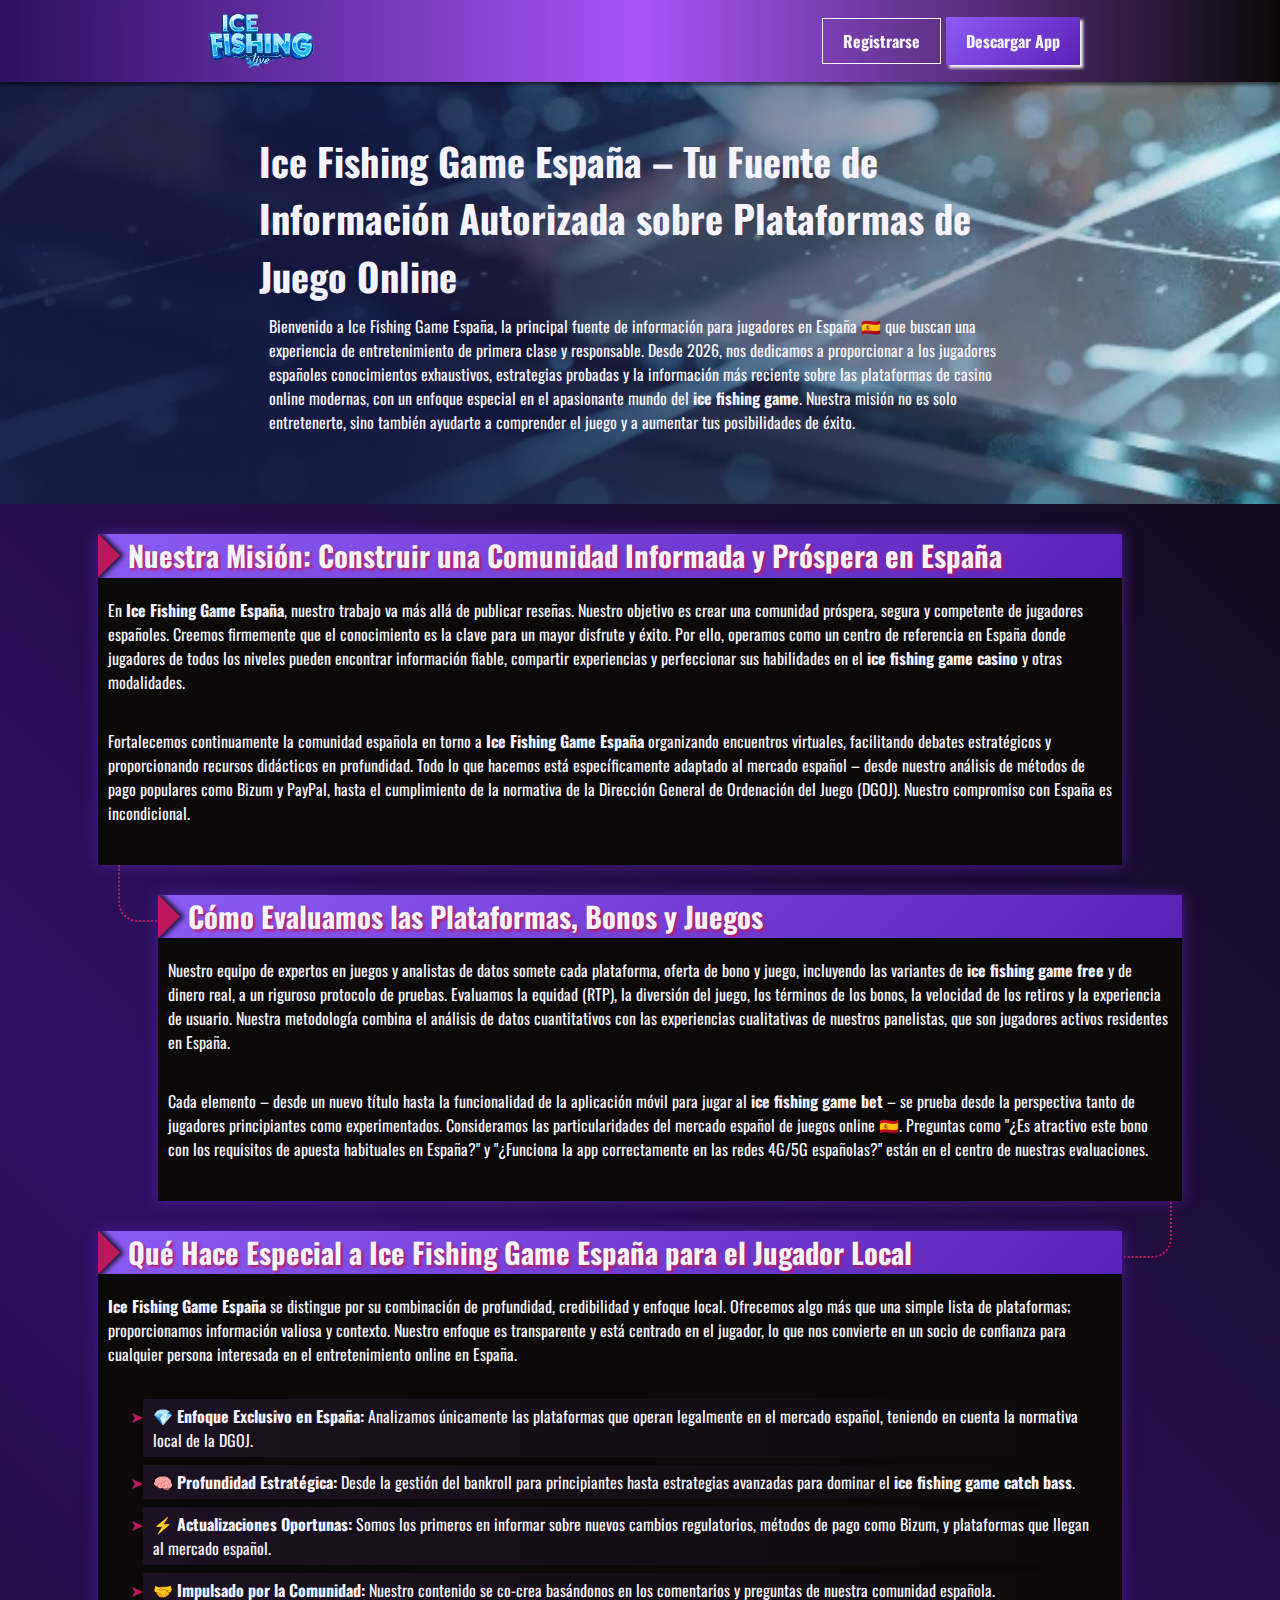
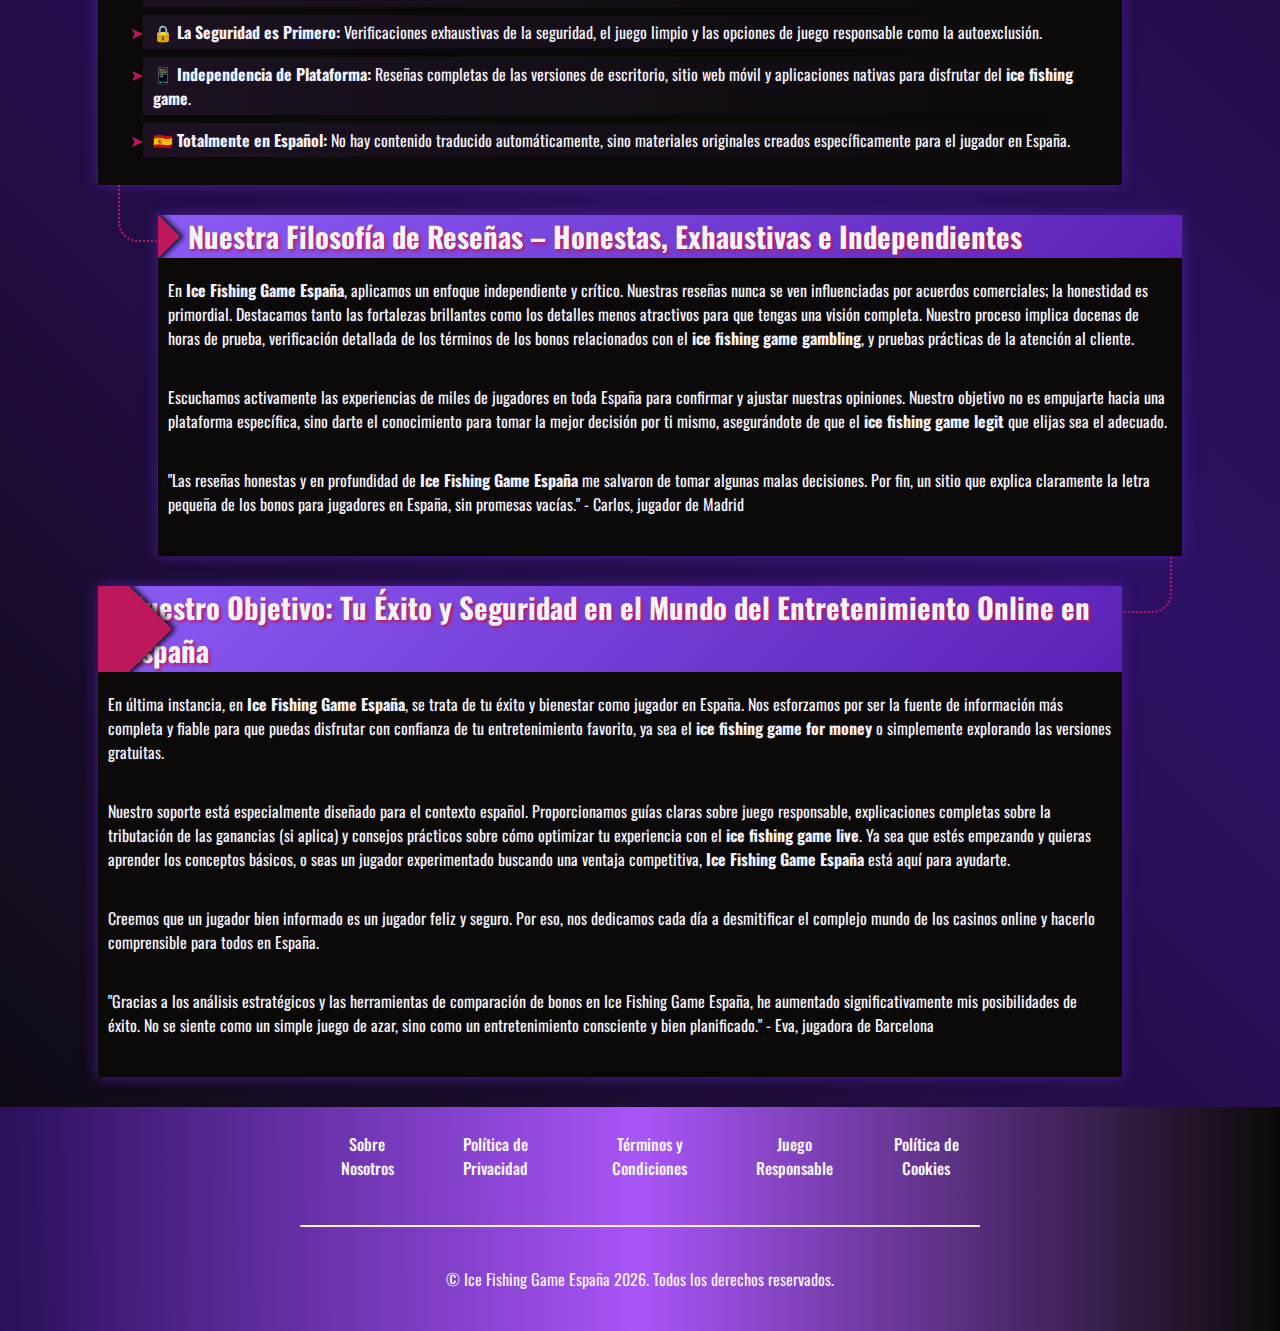
<file: about-us/index.html>
<!DOCTYPE html>
<html lang="es">

<head>
    <meta charset="UTF-8">
    <meta name="viewport" content="width=device-width, initial-scale=1.0">
    <link rel="stylesheet" href="/style.css">
    <link rel="shortcut icon" href="/favicon.ico" type="image/x-icon">
    <title>Ice Fishing Game España – Tu Guía de Confianza sobre el Mundo del Juego Online</title>
    <meta name="description"
        content="Descubre todo sobre Ice Fishing Game España: guías completas, estrategias para ganar, consejos de expertos y las últimas novedades para jugadores en España.">

    <link rel="canonical" href="https://churreriaalameda.es/about-us/">

    <meta property="og:type" content="website" />
    <meta property="og:title"
        content="Ice Fishing Game España – Tu Guía de Confianza sobre el Mundo del Juego Online" />
    <meta property="og:description"
        content="Descubre todo sobre Ice Fishing Game España: guías completas, estrategias para ganar, consejos de expertos y las últimas novedades para jugadores en España." />
    <meta property="og:url" content="https://churreriaalameda.es/about-us/" />
    <meta property="og:site_name" content="Ice Fishing Game España" />
    <meta property="og:image" content="https://churreriaalameda.es/img/1.webp" />
    <meta property="og:locale" content="es_ES" />

    <meta name="twitter:card" content="summary_large_image" />
    <meta name="twitter:title"
        content="Ice Fishing Game España – Tu Guía de Confianza sobre el Mundo del Juego Online" />
    <meta name="twitter:description"
        content="Guías completas y estrategias probadas para jugadores de Ice Fishing Game en España." />
    <meta name="twitter:image" content="https://churreriaalameda.es/img/1.webp" />
</head>

<body>

    <header>
        <div class="logo">
            <a href="/"><img src="/img/logo.webp" alt="Ice Fishing Game España logo" width="140" height="70"></a>
        </div>

        <div class="header-btn">
            <a href="/play/" rel="nofollow" content="noindex" class="h-violet-btn">Registrarse</a>
            <a href="/play/" rel="nofollow" content="noindex" class="h-accent-btn">Descargar App</a>
        </div>
    </header>

    <main>
        <div class="promo">
            <div class="promo-l">
                <h1>Ice Fishing Game España – Tu Fuente de Información Autorizada sobre Plataformas de Juego Online</h1>
                <p class="txt">
                    Bienvenido a Ice Fishing Game España, la principal fuente de información para jugadores en España
                    🇪🇸 que buscan una experiencia de entretenimiento de primera clase y responsable. Desde 2026, nos
                    dedicamos a proporcionar a los jugadores españoles conocimientos exhaustivos, estrategias probadas y
                    la información más reciente sobre las plataformas de casino online modernas, con un enfoque especial
                    en el apasionante mundo del <strong>ice fishing game</strong>. Nuestra misión no es solo
                    entretenerte, sino también ayudarte a comprender el juego y a aumentar tus posibilidades de éxito.
                </p>
            </div>
        </div>

        <div class="wrapper">
            <div class="container">
                <div class="container__header">
                    <h2>Nuestra Misión: Construir una Comunidad Informada y Próspera en España</h2>
                </div>
                <div class="container__body">
                    <p class="txt">
                        En <strong>Ice Fishing Game España</strong>, nuestro trabajo va más allá de publicar reseñas.
                        Nuestro objetivo es crear una comunidad próspera, segura y competente de jugadores españoles.
                        Creemos firmemente que el conocimiento es la clave para un mayor disfrute y éxito. Por ello,
                        operamos como un centro de referencia en España donde jugadores de todos los niveles pueden
                        encontrar información fiable, compartir experiencias y perfeccionar sus habilidades en el
                        <strong>ice fishing game casino</strong> y otras modalidades.
                    </p>
                    <p class="txt">
                        Fortalecemos continuamente la comunidad española en torno a <strong>Ice Fishing Game
                            España</strong> organizando encuentros virtuales, facilitando debates estratégicos y
                        proporcionando recursos didácticos en profundidad. Todo lo que hacemos está específicamente
                        adaptado al mercado español – desde nuestro análisis de métodos de pago populares como Bizum y
                        PayPal, hasta el cumplimiento de la normativa de la Dirección General de Ordenación del Juego
                        (DGOJ). Nuestro compromiso con España es incondicional.
                    </p>
                </div>
            </div>

            <div class="container">
                <div class="container__header">
                    <h2>Cómo Evaluamos las Plataformas, Bonos y Juegos</h2>
                </div>
                <div class="container__body">
                    <p class="txt">
                        Nuestro equipo de expertos en juegos y analistas de datos somete cada plataforma, oferta de bono
                        y juego, incluyendo las variantes de <strong>ice fishing game free</strong> y de dinero real, a
                        un riguroso protocolo de pruebas. Evaluamos la equidad (RTP), la diversión del juego, los
                        términos de los bonos, la velocidad de los retiros y la experiencia de usuario. Nuestra
                        metodología combina el análisis de datos cuantitativos con las experiencias cualitativas de
                        nuestros panelistas, que son jugadores activos residentes en España.
                    </p>
                    <p class="txt">
                        Cada elemento – desde un nuevo título hasta la funcionalidad de la aplicación móvil para jugar
                        al <strong>ice fishing game bet</strong> – se prueba desde la perspectiva tanto de jugadores
                        principiantes como experimentados. Consideramos las particularidades del mercado español de
                        juegos online 🇪🇸. Preguntas como "¿Es atractivo este bono con los requisitos de apuesta
                        habituales en España?" y "¿Funciona la app correctamente en las redes 4G/5G españolas?" están en
                        el centro de nuestras evaluaciones.
                    </p>
                </div>
            </div>

            <div class="container">
                <div class="container__header">
                    <h2>Qué Hace Especial a Ice Fishing Game España para el Jugador Local</h2>
                </div>
                <div class="container__body">
                    <p class="txt">
                        <strong>Ice Fishing Game España</strong> se distingue por su combinación de profundidad,
                        credibilidad y enfoque local. Ofrecemos algo más que una simple lista de plataformas;
                        proporcionamos información valiosa y contexto. Nuestro enfoque es transparente y está centrado
                        en el jugador, lo que nos convierte en un socio de confianza para cualquier persona interesada
                        en el entretenimiento online en España.
                    </p>
                    <ul>
                        <li>💎 <strong>Enfoque Exclusivo en España:</strong> Analizamos únicamente las plataformas que
                            operan legalmente en el mercado español, teniendo en cuenta la normativa local de la DGOJ.
                        </li>
                        <li>🧠 <strong>Profundidad Estratégica:</strong> Desde la gestión del bankroll para
                            principiantes hasta estrategias avanzadas para dominar el <strong>ice fishing game catch
                                bass</strong>.</li>
                        <li>⚡ <strong>Actualizaciones Oportunas:</strong> Somos los primeros en informar sobre nuevos
                            cambios regulatorios, métodos de pago como Bizum, y plataformas que llegan al mercado
                            español.</li>
                        <li>🤝 <strong>Impulsado por la Comunidad:</strong> Nuestro contenido se co-crea basándonos en
                            los comentarios y preguntas de nuestra comunidad española.</li>
                        <li>🔒 <strong>La Seguridad es Primero:</strong> Verificaciones exhaustivas de la seguridad, el
                            juego limpio y las opciones de juego responsable como la autoexclusión.</li>
                        <li>📱 <strong>Independencia de Plataforma:</strong> Reseñas completas de las versiones de
                            escritorio, sitio web móvil y aplicaciones nativas para disfrutar del <strong>ice fishing
                                game</strong>.</li>
                        <li>🇪🇸 <strong>Totalmente en Español:</strong> No hay contenido traducido automáticamente,
                            sino materiales originales creados específicamente para el jugador en España.</li>
                    </ul>
                </div>
            </div>

            <div class="container">
                <div class="container__header">
                    <h2>Nuestra Filosofía de Reseñas – Honestas, Exhaustivas e Independientes</h2>
                </div>
                <div class="container__body">
                    <p class="txt">
                        En <strong>Ice Fishing Game España</strong>, aplicamos un enfoque independiente y crítico.
                        Nuestras reseñas nunca se ven influenciadas por acuerdos comerciales; la honestidad es
                        primordial. Destacamos tanto las fortalezas brillantes como los detalles menos atractivos para
                        que tengas una visión completa. Nuestro proceso implica docenas de horas de prueba, verificación
                        detallada de los términos de los bonos relacionados con el <strong>ice fishing game
                            gambling</strong>, y pruebas prácticas de la atención al cliente.
                    </p>
                    <p class="txt">
                        Escuchamos activamente las experiencias de miles de jugadores en toda España para confirmar y
                        ajustar nuestras opiniones. Nuestro objetivo no es empujarte hacia una plataforma específica,
                        sino darte el conocimiento para tomar la mejor decisión por ti mismo, asegurándote de que el
                        <strong>ice fishing game legit</strong> que elijas sea el adecuado.
                    </p>
                    <p class="txt">
                        "Las reseñas honestas y en profundidad de <strong>Ice Fishing Game España</strong> me salvaron
                        de tomar algunas malas decisiones. Por fin, un sitio que explica claramente la letra pequeña de
                        los bonos para jugadores en España, sin promesas vacías." - Carlos, jugador de Madrid
                    </p>
                </div>
            </div>

            <div class="container">
                <div class="container__header">
                    <h2>Nuestro Objetivo: Tu Éxito y Seguridad en el Mundo del Entretenimiento Online en España</h2>
                </div>
                <div class="container__body">
                    <p class="txt">
                        En última instancia, en <strong>Ice Fishing Game España</strong>, se trata de tu éxito y
                        bienestar como jugador en España. Nos esforzamos por ser la fuente de información más completa y
                        fiable para que puedas disfrutar con confianza de tu entretenimiento favorito, ya sea el
                        <strong>ice fishing game for money</strong> o simplemente explorando las versiones gratuitas.
                    </p>
                    <p class="txt">
                        Nuestro soporte está especialmente diseñado para el contexto español. Proporcionamos guías
                        claras sobre juego responsable, explicaciones completas sobre la tributación de las ganancias
                        (si aplica) y consejos prácticos sobre cómo optimizar tu experiencia con el <strong>ice fishing
                            game live</strong>. Ya sea que estés empezando y quieras aprender los conceptos básicos, o
                        seas un jugador experimentado buscando una ventaja competitiva, <strong>Ice Fishing Game
                            España</strong> está aquí para ayudarte.
                    </p>
                    <p class="txt">
                        Creemos que un jugador bien informado es un jugador feliz y seguro. Por eso, nos dedicamos cada
                        día a desmitificar el complejo mundo de los casinos online y hacerlo comprensible para todos en
                        España.
                    </p>
                    <p class="txt">
                        "Gracias a los análisis estratégicos y las herramientas de comparación de bonos en Ice Fishing
                        Game España, he aumentado significativamente mis posibilidades de éxito. No se siente como un
                        simple juego de azar, sino como un entretenimiento consciente y bien planificado." - Eva,
                        jugadora de Barcelona
                    </p>
                </div>
            </div>
        </div>
    </main>

    <footer>
        <ul class="f-nav">
            <li>
                <a href="/about-us/">Sobre Nosotros</a>
            </li>
            <li>
                <a href="/privacy-policy/">Política de Privacidad</a>
            </li>
            <li>
                <a href="/terms-and-conditions/">Términos y Condiciones</a>
            </li>
            <li>
                <a href="/responsible-gambling/">Juego Responsable</a>
            </li>
            <li>
                <a href="/cookie-policy/">Política de Cookies</a>
            </li>
        </ul>

        <hr>

        <p class="txt">
            © Ice Fishing Game España 2026. Todos los derechos reservados.
        </p>
    </footer>
</body>

</html>
</file>
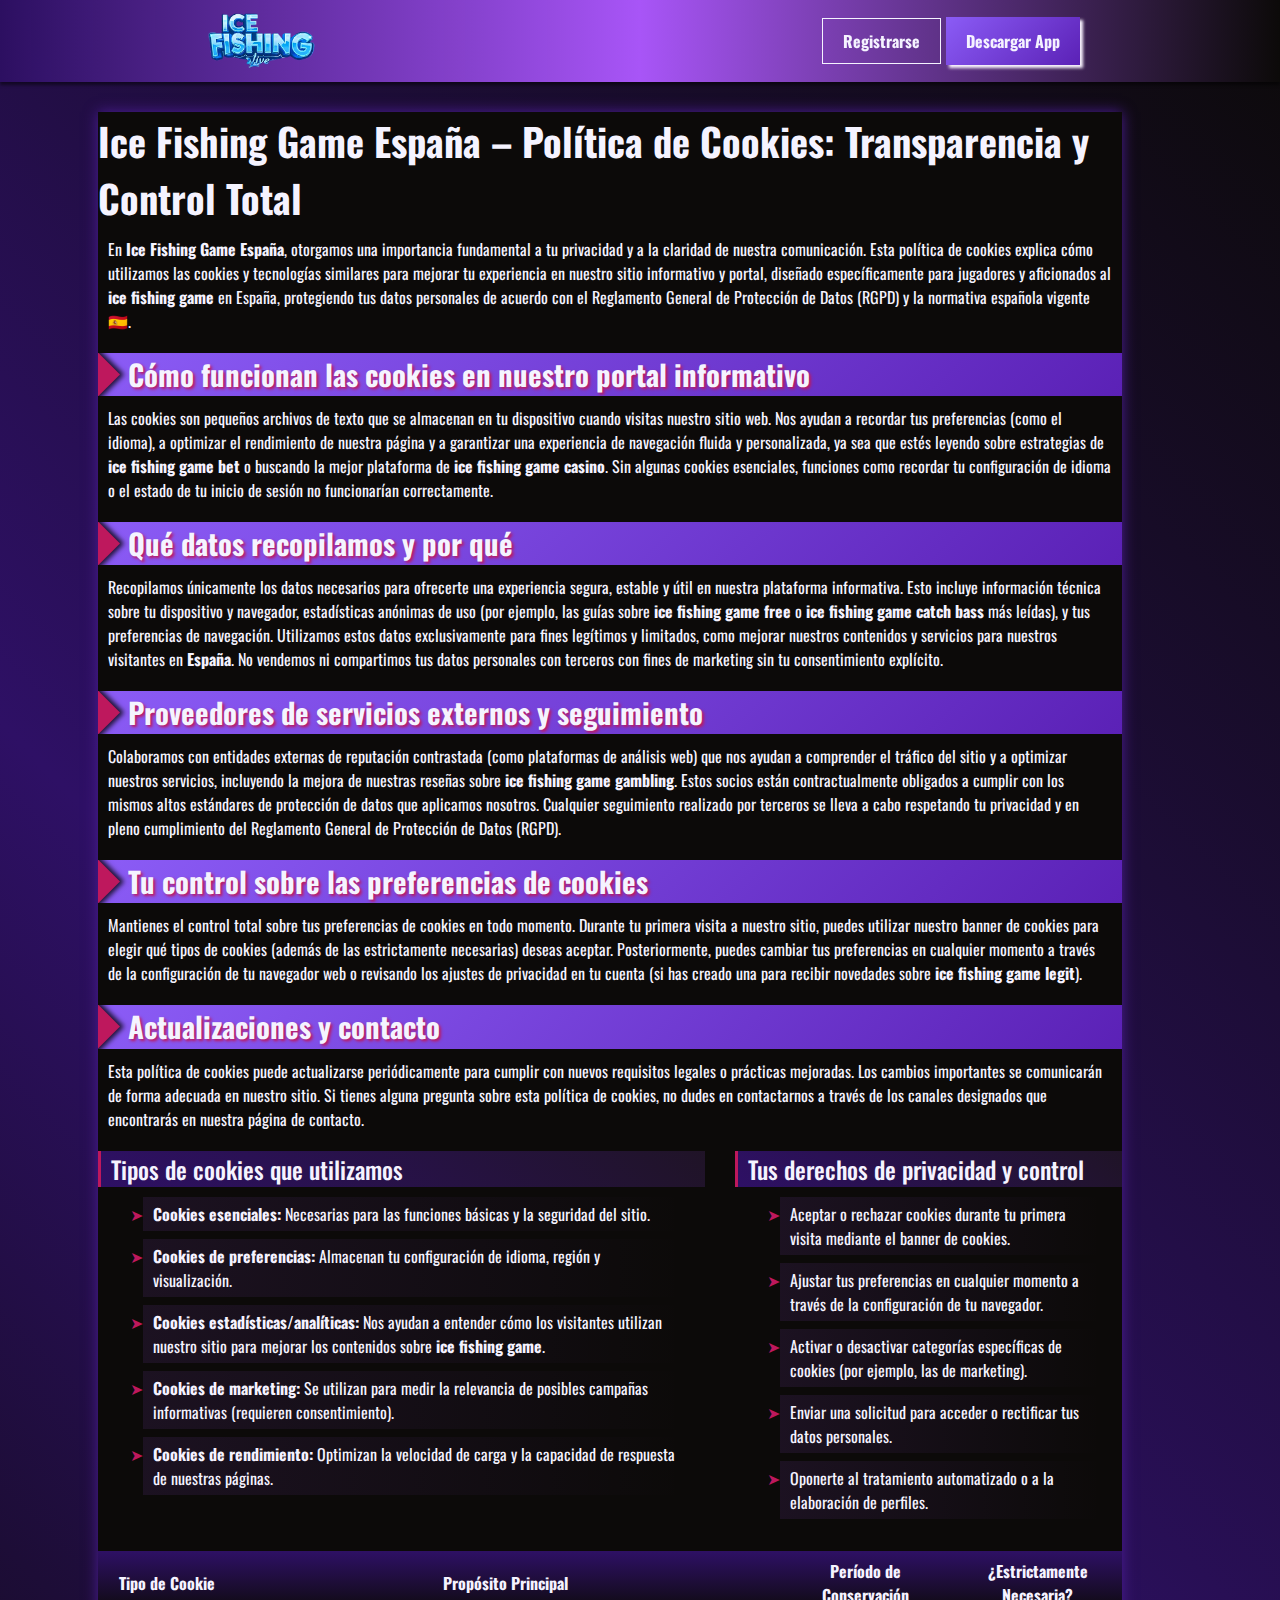
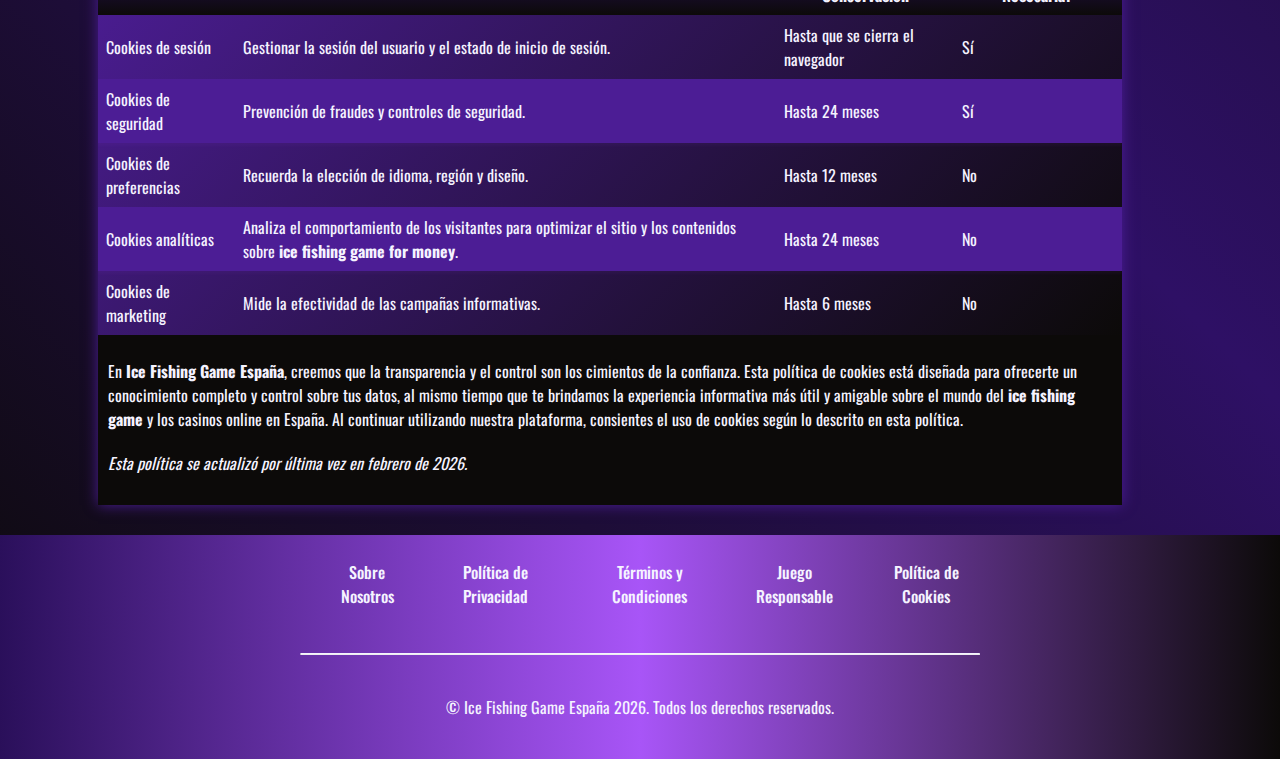
<file: cookie-policy/index.html>
<!DOCTYPE html>
<html lang="es">

<head>
    <meta charset="UTF-8">
    <meta name="viewport" content="width=device-width, initial-scale=1.0">
    <link rel="stylesheet" href="/style.css">
    <link rel="shortcut icon" href="/favicon.ico" type="image/x-icon">
    <title>Ice Fishing Game España – Política de Cookies | Tu privacidad y transparencia son nuestra prioridad</title>
    <meta name="description"
        content="En Ice Fishing Game España tratamos tus datos con el máximo cuidado. Revisa nuestra política de cookies para entender cómo mejoran tu experiencia, con total transparencia sobre tu privacidad en España.">

    <link rel="canonical" href="https://churreriaalameda.es/cookie-policy/">

    <meta property="og:type" content="website" />
    <meta property="og:title"
        content="Ice Fishing Game España – Política de Cookies | Tu privacidad y transparencia son nuestra prioridad" />
    <meta property="og:description"
        content="Política de cookies de Ice Fishing Game España - Cómo protegemos tus datos y optimizamos tu experiencia informativa." />
    <meta property="og:url" content="https://churreriaalameda.es/cookie-policy/" />
    <meta property="og:site_name" content="Ice Fishing Game España" />
    <meta property="og:locale" content="es_ES" />

    <meta name="twitter:card" content="summary" />
    <meta name="twitter:title" content="Política de Cookies - Ice Fishing Game España" />
    <meta name="twitter:description"
        content="Descubre cómo Ice Fishing Game España utiliza cookies para mejorar tu experiencia informativa y de usuario." />
</head>

<body>

    <header>
        <div class="logo">
            <a href="/"><img src="/img/logo.webp" alt="Ice Fishing Game España logo" width="140" height="70"></a>
        </div>

        <div class="header-btn">
            <a href="/play/" rel="nofollow" content="noindex" class="h-violet-btn">Registrarse</a>
            <a href="/play/" rel="nofollow" content="noindex" class="h-accent-btn">Descargar App</a>
        </div>
    </header>

    <main>
        <div class="wrapper">
            <div class="container">
                <h1>Ice Fishing Game España – Política de Cookies: Transparencia y Control Total</h1>
                <p class="txt">
                    En <strong>Ice Fishing Game España</strong>, otorgamos una importancia fundamental a tu privacidad y
                    a la claridad de nuestra comunicación. Esta política de cookies explica cómo utilizamos las cookies
                    y tecnologías similares para mejorar tu experiencia en nuestro sitio informativo y portal, diseñado
                    específicamente para jugadores y aficionados al <strong>ice fishing game</strong> en España,
                    protegiendo tus datos personales de acuerdo con el Reglamento General de Protección de Datos (RGPD)
                    y la normativa española vigente 🇪🇸.
                </p>

                <div class="container__header">
                    <h2>Cómo funcionan las cookies en nuestro portal informativo</h2>
                </div>
                <p class="txt">
                    Las cookies son pequeños archivos de texto que se almacenan en tu dispositivo cuando visitas nuestro
                    sitio web. Nos ayudan a recordar tus preferencias (como el idioma), a optimizar el rendimiento de
                    nuestra página y a garantizar una experiencia de navegación fluida y personalizada, ya sea que estés
                    leyendo sobre estrategias de <strong>ice fishing game bet</strong> o buscando la mejor plataforma de
                    <strong>ice fishing game casino</strong>. Sin algunas cookies esenciales, funciones como recordar tu
                    configuración de idioma o el estado de tu inicio de sesión no funcionarían correctamente.
                </p>

                <div class="container__header">
                    <h2>Qué datos recopilamos y por qué</h2>
                </div>
                <p class="txt">
                    Recopilamos únicamente los datos necesarios para ofrecerte una experiencia segura, estable y útil en
                    nuestra plataforma informativa. Esto incluye información técnica sobre tu dispositivo y navegador,
                    estadísticas anónimas de uso (por ejemplo, las guías sobre <strong>ice fishing game free</strong> o
                    <strong>ice fishing game catch bass</strong> más leídas), y tus preferencias de navegación.
                    Utilizamos estos datos exclusivamente para fines legítimos y limitados, como mejorar nuestros
                    contenidos y servicios para nuestros visitantes en <strong>España</strong>. No vendemos ni
                    compartimos tus datos personales con terceros con fines de marketing sin tu consentimiento
                    explícito.
                </p>

                <div class="container__header">
                    <h2>Proveedores de servicios externos y seguimiento</h2>
                </div>
                <p class="txt">
                    Colaboramos con entidades externas de reputación contrastada (como plataformas de análisis web) que
                    nos ayudan a comprender el tráfico del sitio y a optimizar nuestros servicios, incluyendo la mejora
                    de nuestras reseñas sobre <strong>ice fishing game gambling</strong>. Estos socios están
                    contractualmente obligados a cumplir con los mismos altos estándares de protección de datos que
                    aplicamos nosotros. Cualquier seguimiento realizado por terceros se lleva a cabo respetando tu
                    privacidad y en pleno cumplimiento del Reglamento General de Protección de Datos (RGPD).
                </p>

                <div class="container__header">
                    <h2>Tu control sobre las preferencias de cookies</h2>
                </div>
                <p class="txt">
                    Mantienes el control total sobre tus preferencias de cookies en todo momento. Durante tu primera
                    visita a nuestro sitio, puedes utilizar nuestro banner de cookies para elegir qué tipos de cookies
                    (además de las estrictamente necesarias) deseas aceptar. Posteriormente, puedes cambiar tus
                    preferencias en cualquier momento a través de la configuración de tu navegador web o revisando los
                    ajustes de privacidad en tu cuenta (si has creado una para recibir novedades sobre <strong>ice
                        fishing game legit</strong>).
                </p>

                <div class="container__header">
                    <h2>Actualizaciones y contacto</h2>
                </div>
                <p class="txt">
                    Esta política de cookies puede actualizarse periódicamente para cumplir con nuevos requisitos
                    legales o prácticas mejoradas. Los cambios importantes se comunicarán de forma adecuada en nuestro
                    sitio. Si tienes alguna pregunta sobre esta política de cookies, no dudes en contactarnos a través
                    de los canales designados que encontrarás en nuestra página de contacto.
                </p>

                <div class="comparison-list">
                    <div>
                        <h3>Tipos de cookies que utilizamos</h3>
                        <ul>
                            <li><strong>Cookies esenciales:</strong> Necesarias para las funciones básicas y la
                                seguridad del sitio.</li>
                            <li><strong>Cookies de preferencias:</strong> Almacenan tu configuración de idioma, región y
                                visualización.</li>
                            <li><strong>Cookies estadísticas/analíticas:</strong> Nos ayudan a entender cómo los
                                visitantes utilizan nuestro sitio para mejorar los contenidos sobre <strong>ice fishing
                                    game</strong>.</li>
                            <li><strong>Cookies de marketing:</strong> Se utilizan para medir la relevancia de posibles
                                campañas informativas (requieren consentimiento).</li>
                            <li><strong>Cookies de rendimiento:</strong> Optimizan la velocidad de carga y la capacidad
                                de respuesta de nuestras páginas.</li>
                        </ul>
                    </div>

                    <div>
                        <h3>Tus derechos de privacidad y control</h3>
                        <ul>
                            <li>Aceptar o rechazar cookies durante tu primera visita mediante el banner de cookies.</li>
                            <li>Ajustar tus preferencias en cualquier momento a través de la configuración de tu
                                navegador.</li>
                            <li>Activar o desactivar categorías específicas de cookies (por ejemplo, las de marketing).
                            </li>
                            <li>Enviar una solicitud para acceder o rectificar tus datos personales.</li>
                            <li>Oponerte al tratamiento automatizado o a la elaboración de perfiles.</li>
                        </ul>
                    </div>
                </div>

                <div class="table-wrapper">
                    <table>
                        <thead>
                            <tr>
                                <th>Tipo de Cookie</th>
                                <th>Propósito Principal</th>
                                <th>Período de Conservación</th>
                                <th>¿Estrictamente Necesaria?</th>
                            </tr>
                        </thead>
                        <tbody>
                            <tr>
                                <td>Cookies de sesión</td>
                                <td>Gestionar la sesión del usuario y el estado de inicio de sesión.</td>
                                <td>Hasta que se cierra el navegador</td>
                                <td>Sí</td>
                            </tr>
                            <tr>
                                <td>Cookies de seguridad</td>
                                <td>Prevención de fraudes y controles de seguridad.</td>
                                <td>Hasta 24 meses</td>
                                <td>Sí</td>
                            </tr>
                            <tr>
                                <td>Cookies de preferencias</td>
                                <td>Recuerda la elección de idioma, región y diseño.</td>
                                <td>Hasta 12 meses</td>
                                <td>No</td>
                            </tr>
                            <tr>
                                <td>Cookies analíticas</td>
                                <td>Analiza el comportamiento de los visitantes para optimizar el sitio y los contenidos
                                    sobre <strong>ice fishing game for money</strong>.</td>
                                <td>Hasta 24 meses</td>
                                <td>No</td>
                            </tr>
                            <tr>
                                <td>Cookies de marketing</td>
                                <td>Mide la efectividad de las campañas informativas.</td>
                                <td>Hasta 6 meses</td>
                                <td>No</td>
                            </tr>
                        </tbody>
                    </table>
                </div>

                <p class="txt">
                    En <strong>Ice Fishing Game España</strong>, creemos que la transparencia y el control son los
                    cimientos de la confianza. Esta política de cookies está diseñada para ofrecerte un conocimiento
                    completo y control sobre tus datos, al mismo tiempo que te brindamos la experiencia informativa más
                    útil y amigable sobre el mundo del <strong>ice fishing game</strong> y los casinos online en España.
                    Al continuar utilizando nuestra plataforma, consientes el uso de cookies según lo descrito en esta
                    política.
                </p>
                <p class="txt">
                    <em>Esta política se actualizó por última vez en febrero de 2026.</em>
                </p>
            </div>
        </div>
    </main>

    <footer>
        <ul class="f-nav">
            <li>
                <a href="/about-us/">Sobre Nosotros</a>
            </li>
            <li>
                <a href="/privacy-policy/">Política de Privacidad</a>
            </li>
            <li>
                <a href="/terms-and-conditions/">Términos y Condiciones</a>
            </li>
            <li>
                <a href="/responsible-gambling/">Juego Responsable</a>
            </li>
            <li>
                <a href="/cookie-policy/">Política de Cookies</a>
            </li>
        </ul>

        <hr>

        <p class="txt">
            © Ice Fishing Game España 2026. Todos los derechos reservados.
        </p>
    </footer>
</body>

</html>
</file>
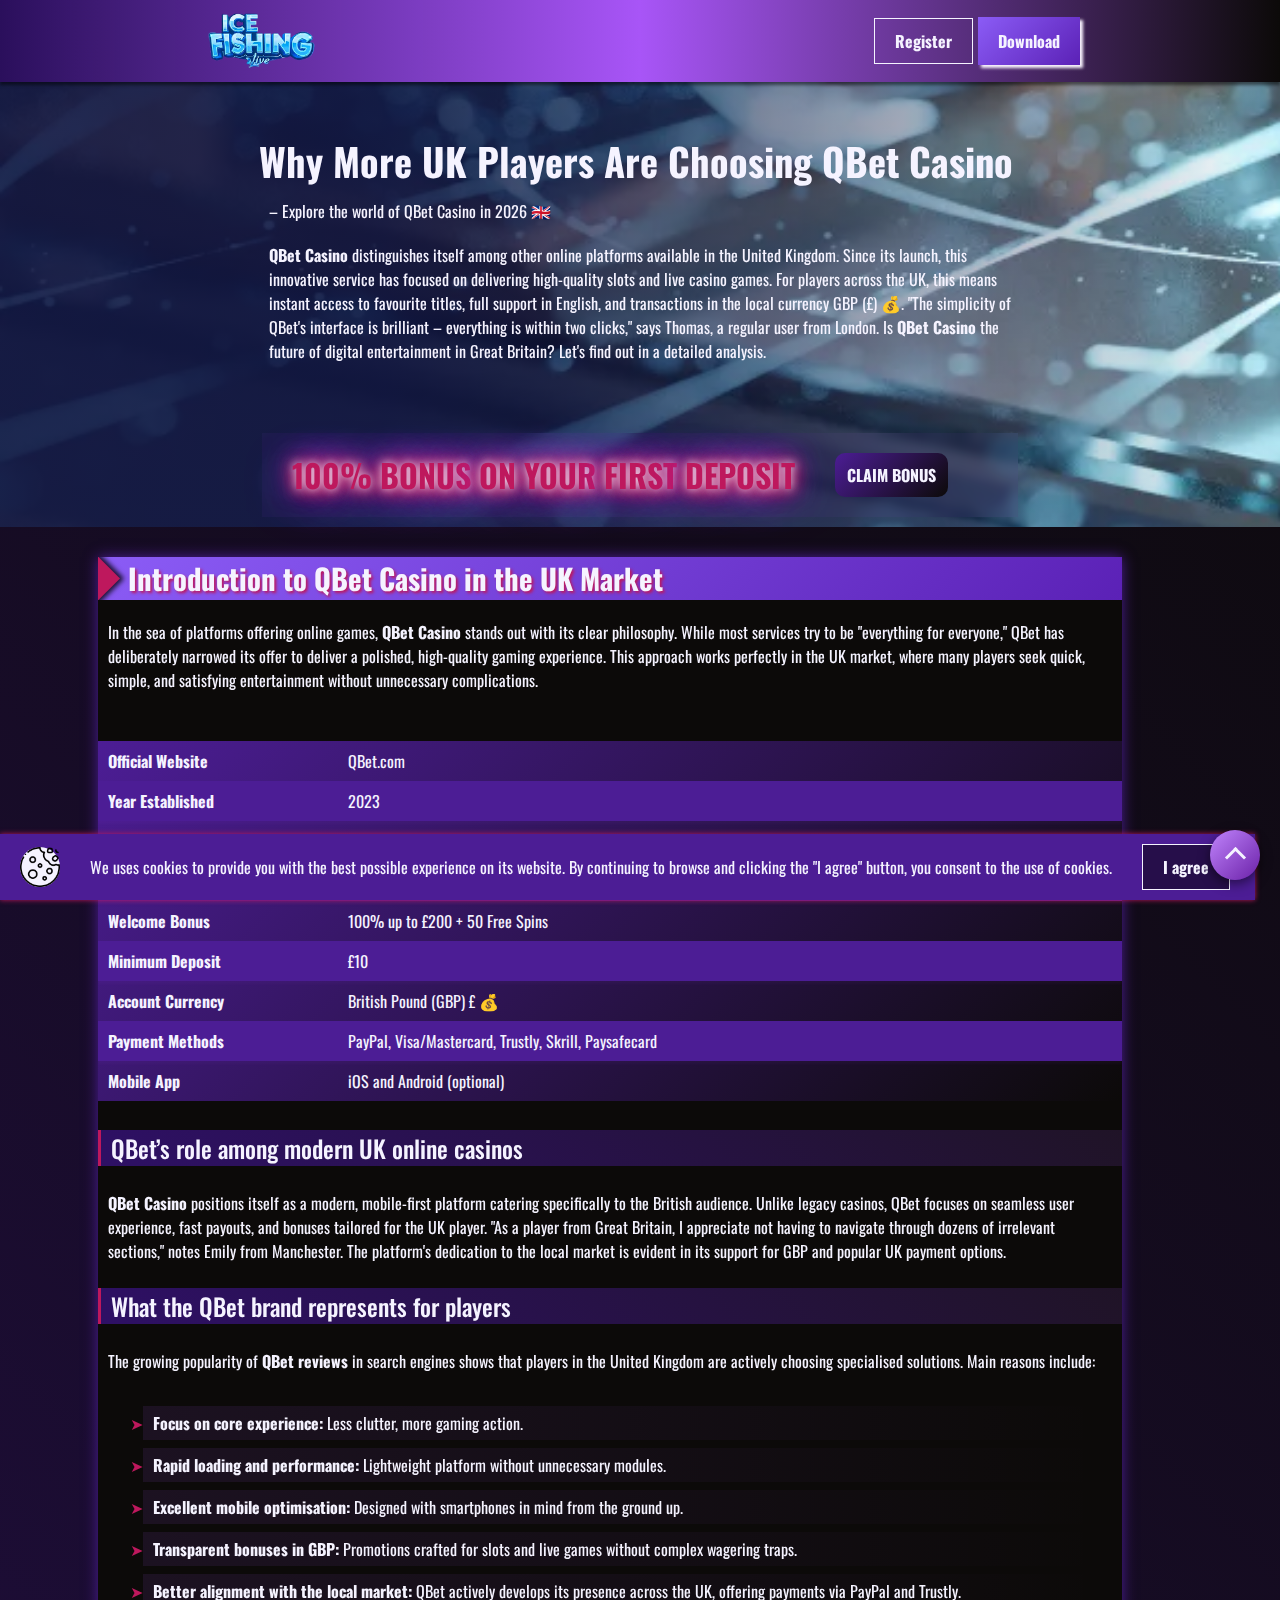
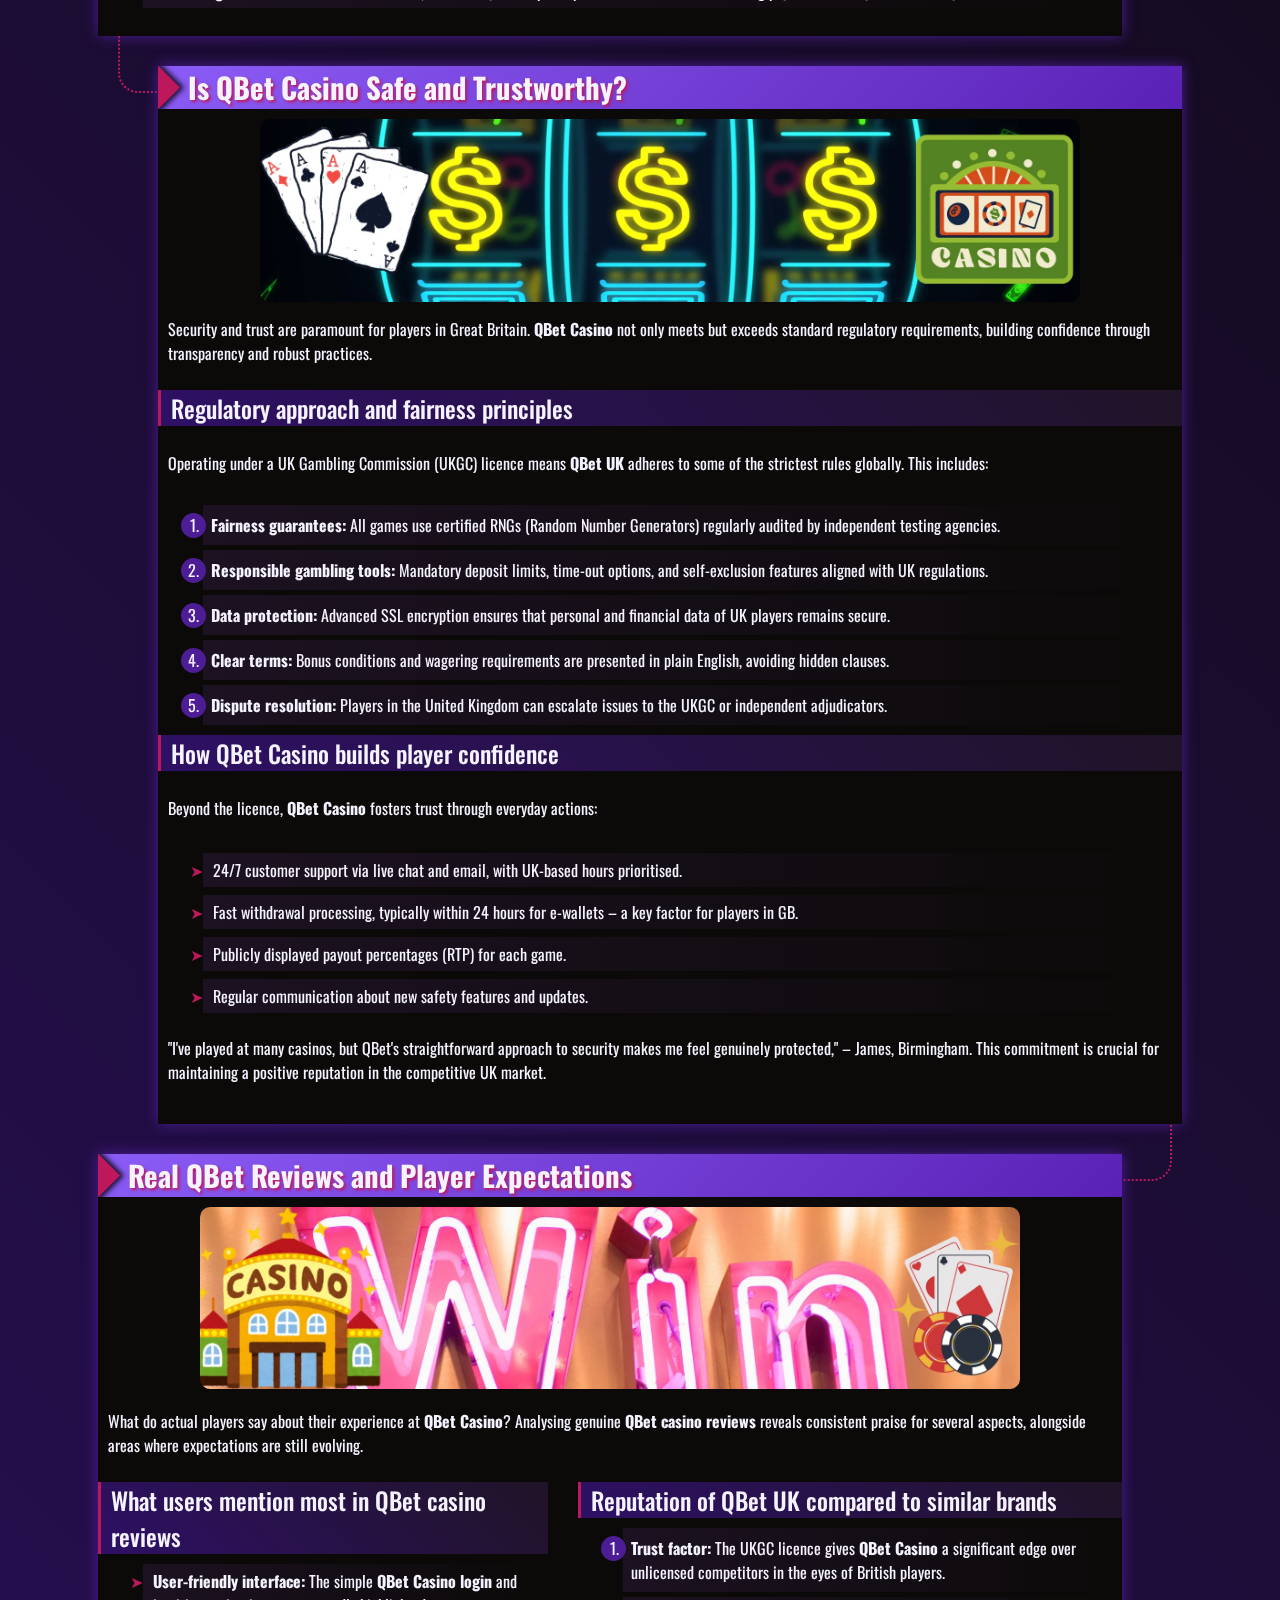
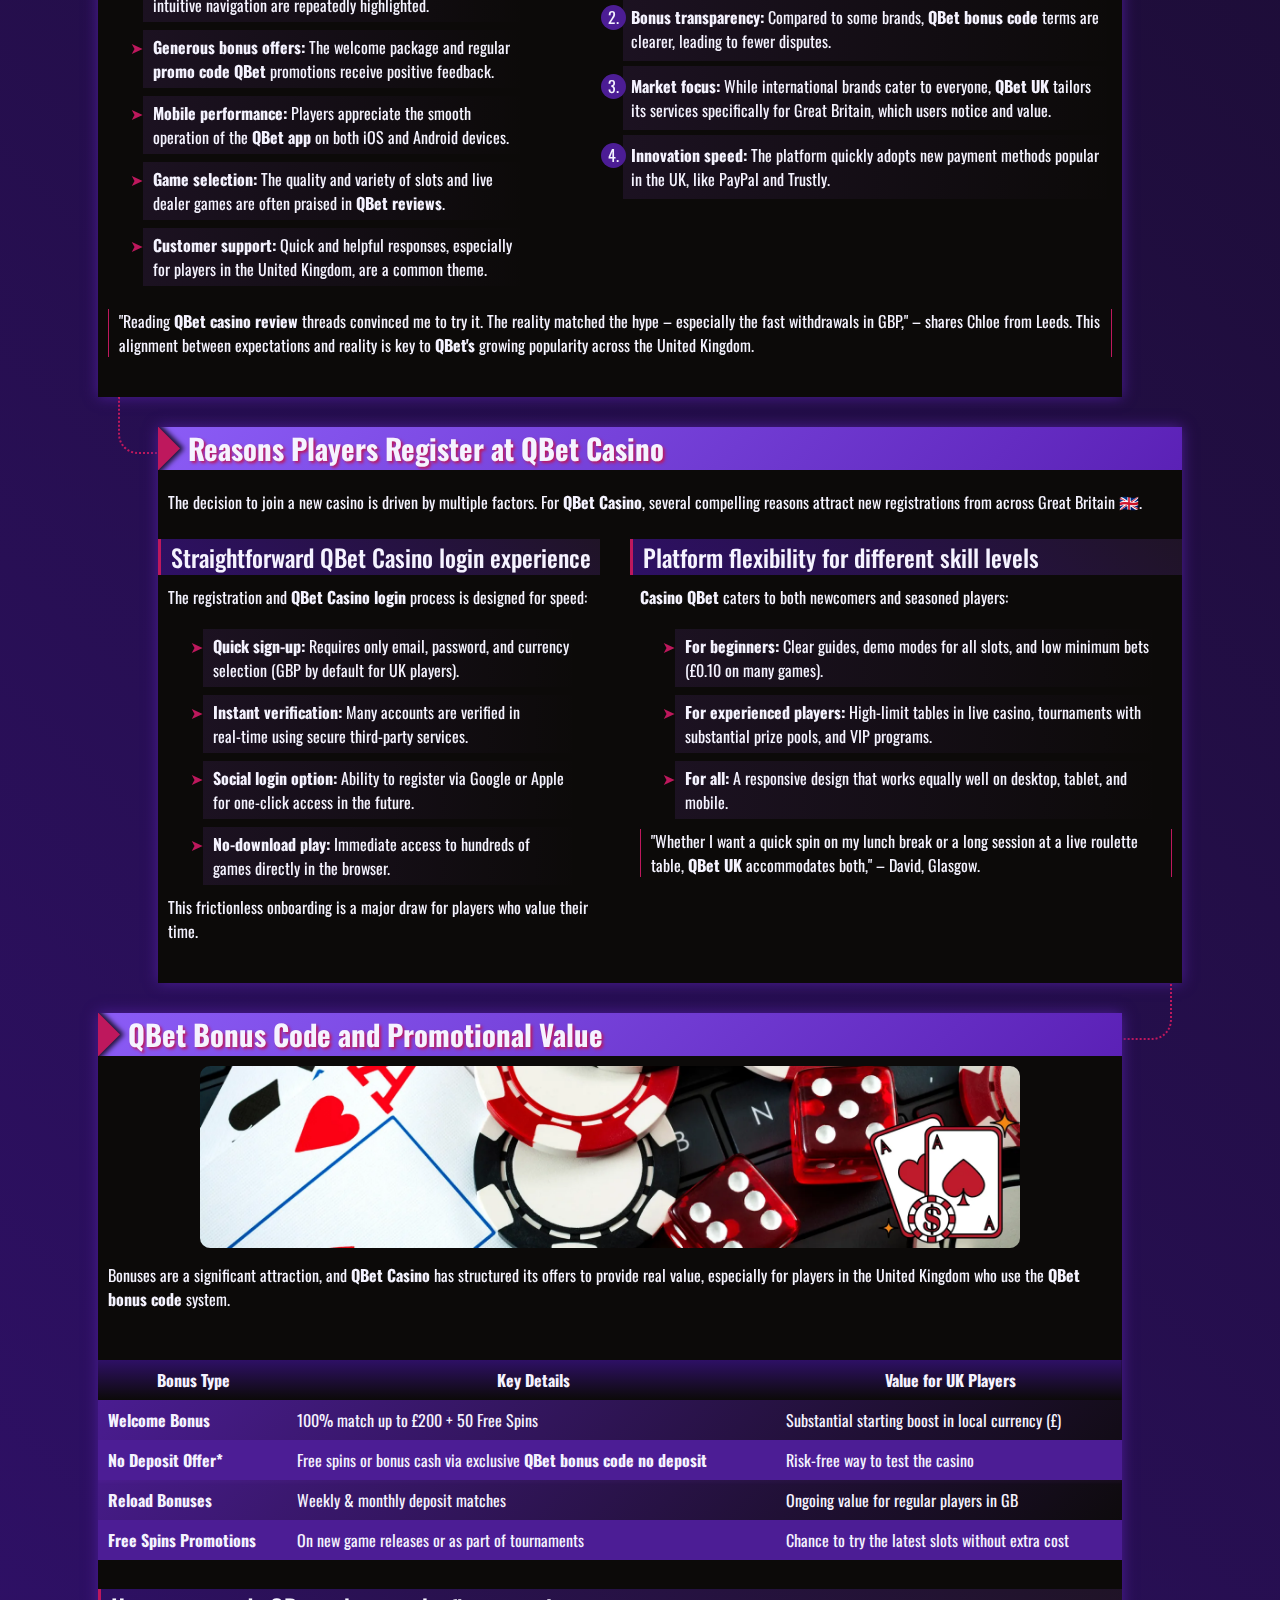
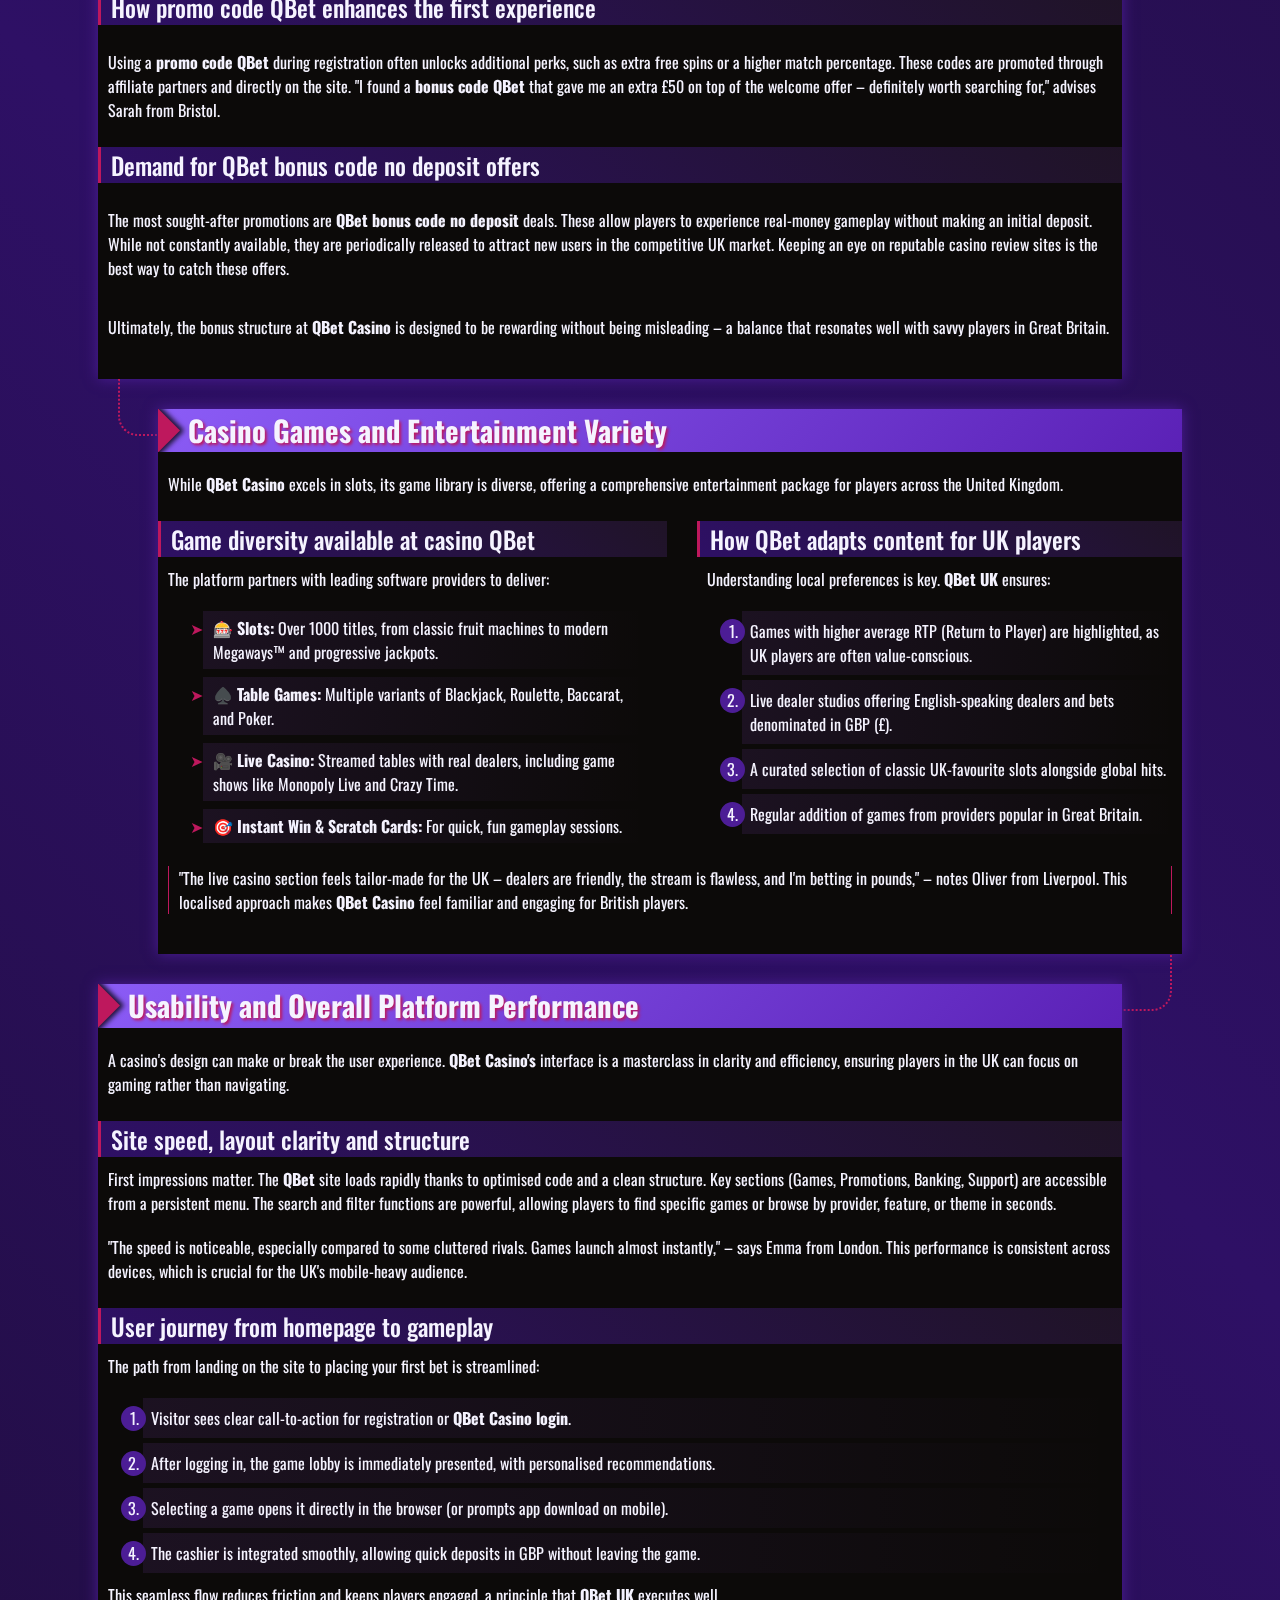
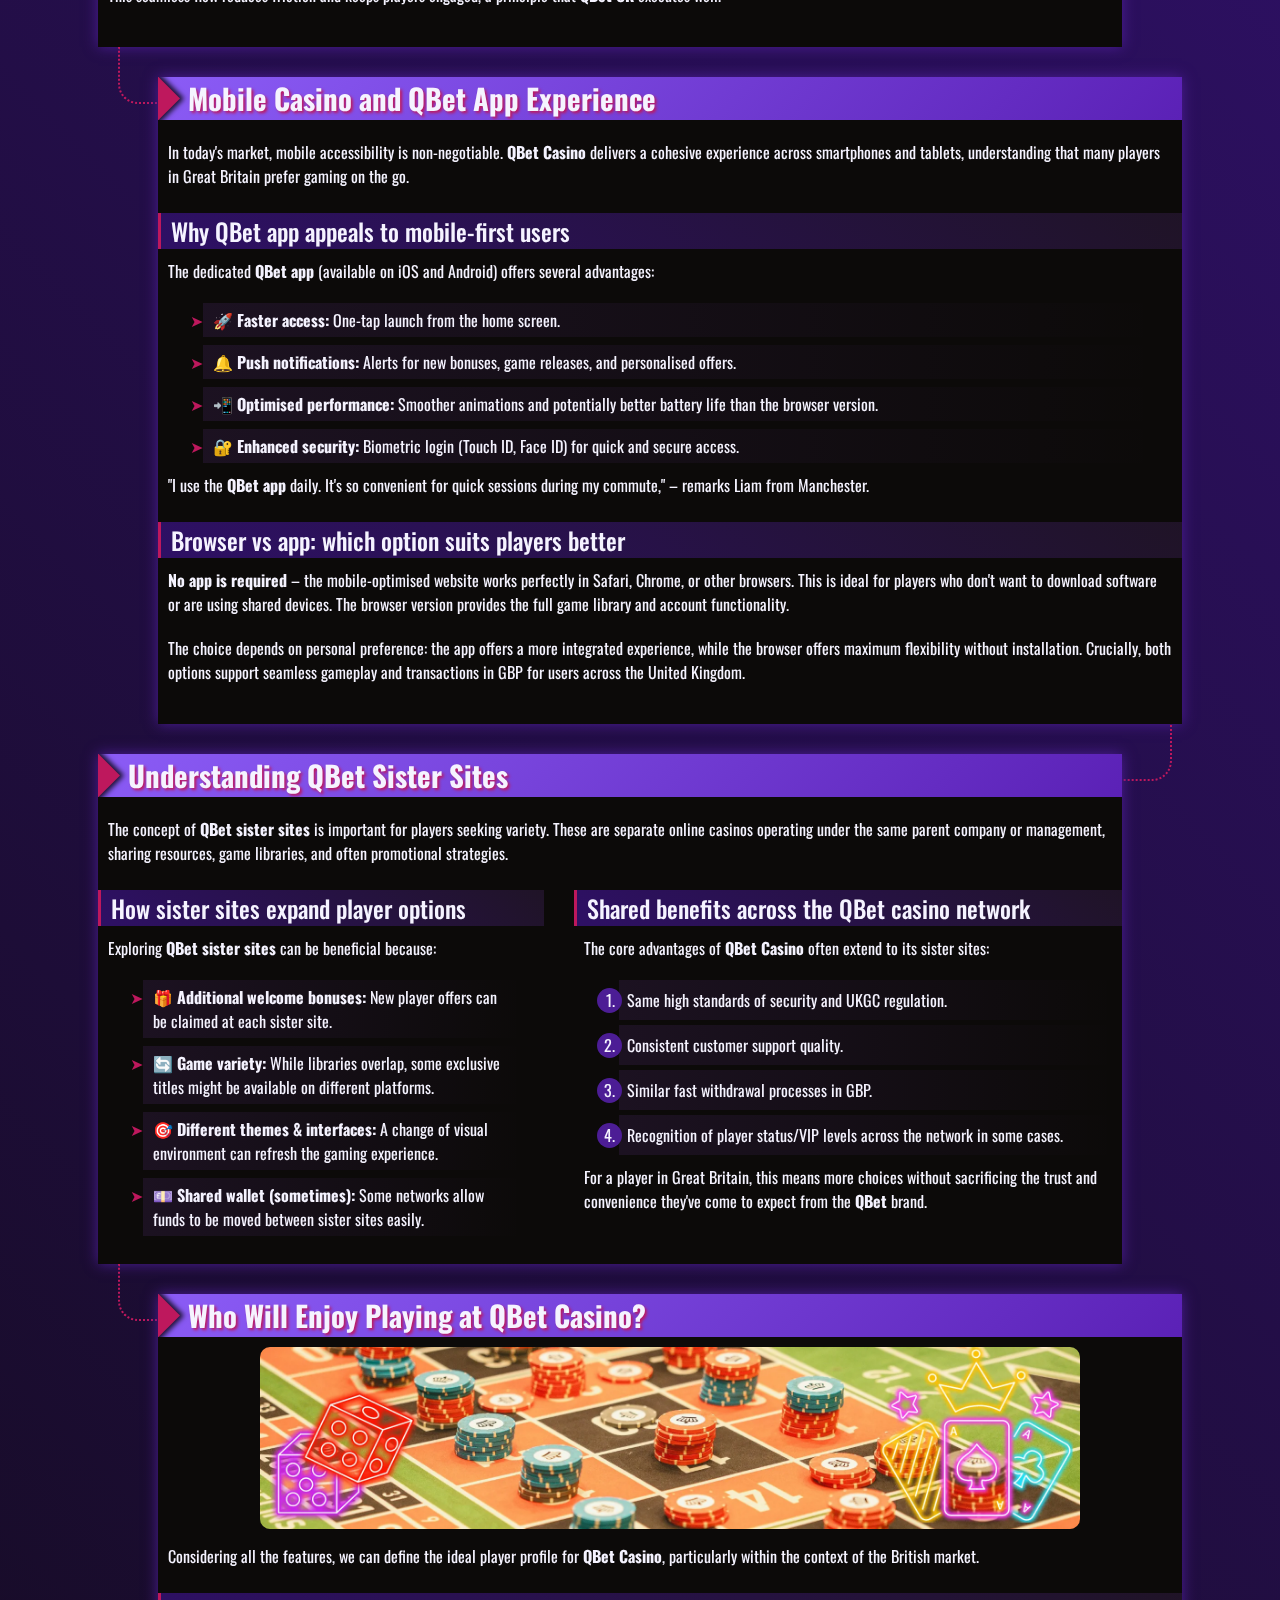
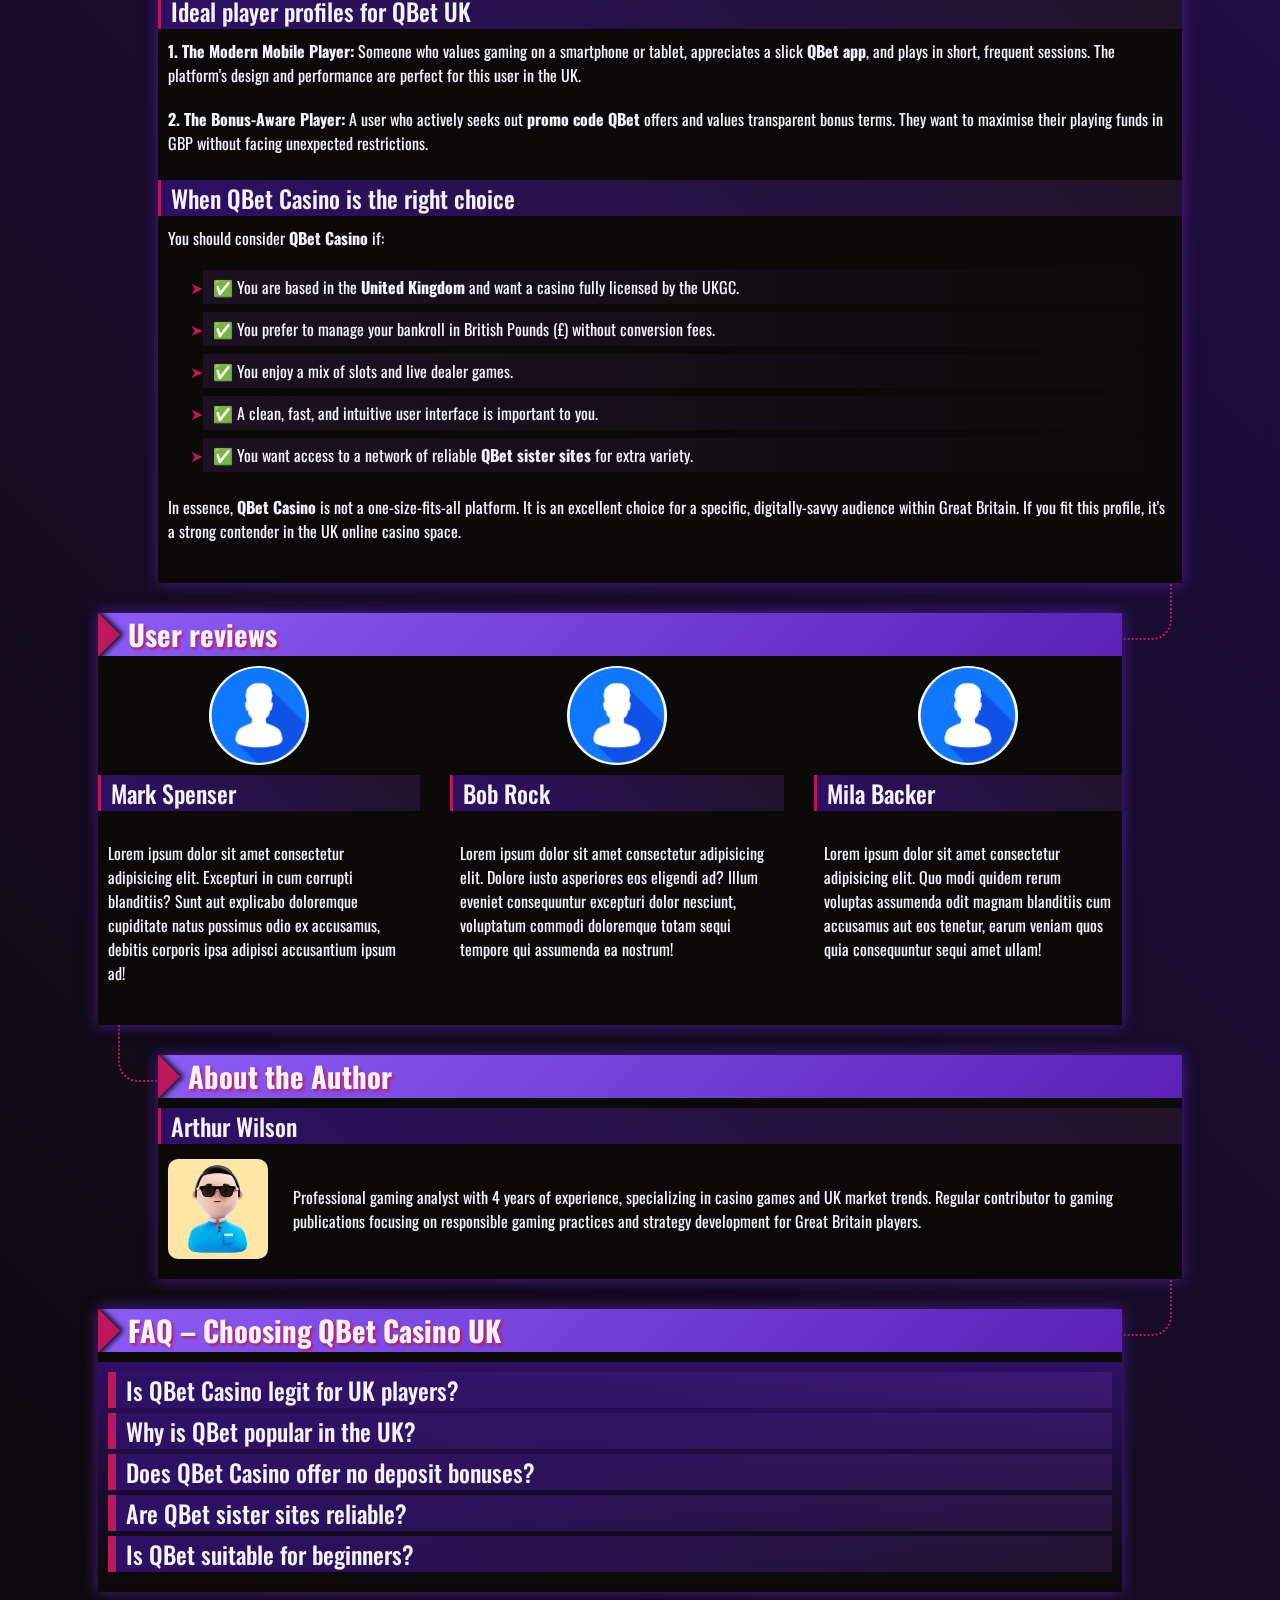
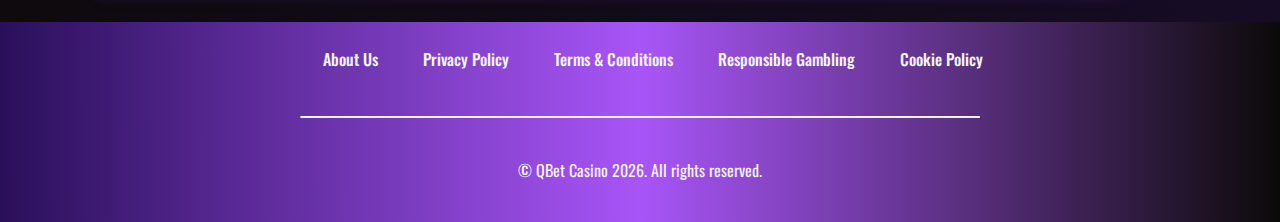
<file: en-gb/index.html>
<!DOCTYPE html>
<html lang="en">

<head>
    <meta charset="UTF-8">
    <meta name="viewport" content="width=device-width, initial-scale=1.0">
    <link rel="stylesheet" href="/style.css">
    <link rel="shortcut icon" href="/favicon.ico" type="image/x-icon">
    <title>Why QBet Casino UK Is Gaining Popularity Among Players</title>
    <meta name="description"
        content="Learn why QBet Casino UK stands out: player-focused design, bonus codes, mobile access, sister sites and trusted reviews.">
    <meta name="googlebot" content="index,follow,noarchive">

    <link rel="alternate" hreflang="en-GB" href="https://vanessaswhimsicalworld.co.uk/en-gb/">
    <link rel="alternate" hreflang="x-default" href="https://vanessaswhimsicalworld.co.uk/">
    <link rel="canonical" href="https://vanessaswhimsicalworld.co.uk/en-gb/">

    <meta property="og:type" content="website" />
    <meta property="og:title" content="Why QBet Casino UK Is Gaining Popularity Among Players" />
    <meta property="og:description"
        content="Learn why QBet Casino UK stands out: player-focused design, bonus codes, mobile access, sister sites and trusted reviews." />
    <meta property="og:url" content="https://vanessaswhimsicalworld.co.uk/" />
    <meta property="og:site_name" content="QBet Casino" />
    <meta property="og:image" content="https://vanessaswhimsicalworld.co.uk/img/1.webp" />
    <meta property="og:locale" content="en_GB" />

    <meta name="twitter:card" content="summary_large_image" />
    <meta name="twitter:title" content="Why QBet Casino UK Is Gaining Popularity Among Players" />
    <meta name="twitter:description"
        content="Learn why QBet Casino UK stands out: player-focused design, bonus codes, mobile access, sister sites and trusted reviews." />
    <meta name="twitter:image" content="https://vanessaswhimsicalworld.co.uk/img/1.webp" />

    <script type="application/ld+json">
    {
        "@context": "https://schema.org",
        "@type": "Article",
        "headline": "Why QBet Casino UK Is Gaining Popularity Among Players",
        "description": "Learn why QBet Casino UK stands out: player-focused design, bonus codes, mobile access, sister sites and trusted reviews.",
        "mainEntityOfPage": {
            "@type": "WebPage",
            "@id": "https://vanessaswhimsicalworld.co.uk/"
        },
        "author": {
            "@type": "Person",
            "name": "John Smith",
            "url": "https://vanessaswhimsicalworld.co.uk/"
        },
        "publisher": {
            "@type": "Organization",
            "name": "QBet Casino",
            "logo": {
                "@type": "ImageObject",
                "url": "https://vanessaswhimsicalworld.co.uk/img/logo.webp"
            }
        },
        "datePublished": "2026-01-22",
        "dateModified": "2026-01-22"
    }
    </script>

    <script type="application/ld+json">
    {
        "@context": "https://schema.org",
        "@type": "WebSite",
        "url": "https://vanessaswhimsicalworld.co.uk/",
        "name": "QBet Casino",
        "description": "QBet in the United Kingdom: gaming platform, bonuses, and comprehensive reviews.",
        "inLanguage": "en-GB"
    }
    </script>

    <script type="application/ld+json">
    {
        "@context": "https://schema.org",
        "@type": "BreadcrumbList",
        "itemListElement": [{
                "@type": "ListItem",
                "position": 1,
                "name": "Home",
                "item": "https://vanessaswhimsicalworld.co.uk/"
            },
            {
                "@type": "ListItem",
                "position": 2,
                "name": "🎰 +100%",
                "item": "https://vanessaswhimsicalworld.co.uk/"
            }
        ]
    }
    </script>

    <script type="application/ld+json">
    {
      "@context": "https://schema.org",
      "@type": "FAQPage",
      "mainEntity": [
        {
          "@type": "Question",
          "name": "Is QBet Casino legit for UK players?",
          "acceptedAnswer": {
            "@type": "Answer",
            "text": "Yes, QBet Casino operates legally in the UK under a licence from the UK Gambling Commission (UKGC), ensuring fair play and security for all players in Great Britain."
          }
        },
        {
          "@type": "Question",
          "name": "Why is QBet popular in the UK?",
          "acceptedAnswer": {
            "@type": "Answer",
            "text": "QBet Casino's focus on the UK market means tailored bonuses in GBP (£), local payment methods, and an intuitive mobile experience, making it a top choice for players across the United Kingdom."
          }
        },
        {
          "@type": "Question",
          "name": "Does QBet Casino offer no deposit bonuses?",
          "acceptedAnswer": {
            "@type": "Answer",
            "text": "QBet occasionally provides no deposit offers through exclusive bonus codes. Check the promotions page or trusted affiliate sites for the latest QBet bonus code no deposit opportunities."
          }
        },
        {
          "@type": "Question",
          "name": "Are QBet sister sites reliable?",
          "acceptedAnswer": {
            "@type": "Answer",
            "text": "Yes, QBet sister sites operate under the same stringent regulatory standards, offering a consistent and secure experience for UK players."
          }
        },
        {
          "@type": "Question",
          "name": "Is QBet suitable for beginners?",
          "acceptedAnswer": {
            "@type": "Answer",
            "text": "Absolutely. The straightforward QBet Casino login, clear interface, and helpful guides make casino QBet an excellent starting point for new players in the UK."
          }
        }
      ]
    }
    </script>
</head>

<body>
    <header>
        <div class="logo">
            <a href="/"><img src="/img/logo.webp" alt="QBet Casino logo" width="140" height="70"></a>
        </div>
        <div class="header-btn">
            <a href="/play/" rel="nofollow" content="noindex" class="h-violet-btn">Register</a>
            <a href="/play/" rel="nofollow" content="noindex" class="h-accent-btn">Download</a>
        </div>
    </header>

    <main>
        <div class="promo">
            <div class="promo-l ">
                <h1>Why More UK Players Are Choosing QBet Casino</h1>
                <p class="txt">
                    – Explore the world of QBet Casino in 2026 🇬🇧
                </p>
                <p class="txt">
                    <strong>QBet Casino</strong> distinguishes itself among other online platforms available in the
                    United Kingdom. Since its launch, this innovative service has focused on delivering high-quality
                    slots and live casino games. For players across the UK, this means instant access to favourite
                    titles, full support in English, and transactions in the local currency GBP (£) 💰. "The simplicity
                    of QBet's interface is brilliant – everything is within two clicks," says Thomas, a regular user
                    from London. Is <strong>QBet Casino</strong> the future of digital entertainment in Great Britain?
                    Let's find out in a detailed analysis.
                </p>
            </div>

            <div class="promo-gift">
                <p class="txt-accent">
                    <span class="fast-flicker">100% bonus</span> on your <span class="flicker">first</span> deposit
                </p>

                <a href="/play/" rel="nofollow" content="noindex" class="btn-accent">Claim Bonus</a>
            </div>
        </div>

        <div class="wrapper">

            <div class="container" id="">
                <div class="container__header">
                    <h2>Introduction to QBet Casino in the UK Market</h2>
                </div>
                <div class="container__body">
                    <p class="txt">
                        In the sea of platforms offering online games, <strong>QBet Casino</strong> stands out with its
                        clear philosophy. While most services try to be "everything for everyone," QBet has deliberately
                        narrowed its offer to deliver a polished, high-quality gaming experience. This approach works
                        perfectly in the UK market, where many players seek quick, simple, and satisfying entertainment
                        without unnecessary complications.
                    </p>
                    <div class="table-wrapper">
                        <table>
                            <tbody>
                                <tr>
                                    <td class="row-title">Official Website</td>
                                    <td>QBet.com</td>
                                </tr>
                                <tr>
                                    <td class="row-title">Year Established</td>
                                    <td>2023</td>
                                </tr>
                                <tr>
                                    <td class="row-title">Licence</td>
                                    <td>UK Gambling Commission (UKGC) #39482</td>
                                </tr>
                                <tr>
                                    <td class="row-title">Game Providers</td>
                                    <td>NetEnt, Play'n GO, Pragmatic Play, Evolution Gaming, Big Time Gaming</td>
                                </tr>
                                <tr>
                                    <td class="row-title">Welcome Bonus</td>
                                    <td>100% up to £200 + 50 Free Spins</td>
                                </tr>
                                <tr>
                                    <td class="row-title">Minimum Deposit</td>
                                    <td>£10</td>
                                </tr>
                                <tr>
                                    <td class="row-title">Account Currency</td>
                                    <td>British Pound (GBP) £ 💰</td>
                                </tr>
                                <tr>
                                    <td class="row-title">Payment Methods</td>
                                    <td>PayPal, Visa/Mastercard, Trustly, Skrill, Paysafecard</td>
                                </tr>
                                <tr>
                                    <td class="row-title">Mobile App</td>
                                    <td>iOS and Android (optional)</td>
                                </tr>
                            </tbody>
                        </table>
                    </div>
                    <h3>QBet’s role among modern UK online casinos</h3>
                    <p class="txt">
                        <strong>QBet Casino</strong> positions itself as a modern, mobile-first platform catering
                        specifically to the British audience. Unlike legacy casinos, QBet focuses on seamless user
                        experience, fast payouts, and bonuses tailored for the UK player. "As a player from Great
                        Britain, I
                        appreciate not having to navigate through dozens of irrelevant sections," notes Emily from
                        Manchester. The platform's dedication to the local market is evident in its support for GBP and
                        popular UK payment options.
                    </p>
                    <h3>What the QBet brand represents for players</h3>
                    <p class="txt">
                        The growing popularity of <strong>QBet reviews</strong> in search engines shows that players in
                        the
                        United Kingdom are actively choosing specialised solutions. Main reasons include:
                    </p>
                    <ul class="item-list">
                        <li><strong>Focus on core experience:</strong> Less clutter, more gaming action.</li>
                        <li><strong>Rapid loading and performance:</strong> Lightweight platform without unnecessary
                            modules.</li>
                        <li><strong>Excellent mobile optimisation:</strong> Designed with smartphones in mind from
                            the
                            ground up.</li>
                        <li><strong>Transparent bonuses in GBP:</strong> Promotions crafted for slots and live games
                            without complex wagering traps.</li>
                        <li><strong>Better alignment with the local market:</strong> QBet actively develops its
                            presence across the UK, offering payments via PayPal and Trustly.</li>
                    </ul>
                </div>
            </div>

            <div class="container" id="inscription">
                <div class="container__header">
                    <h2>Is QBet Casino Safe and Trustworthy?</h2>
                </div>
                <div class="container__body">
                    <div class="img">
                        <img src="/img/2.webp" alt="QBet Casino Registration" width="1000" height="800">
                    </div>
                    <p class="txt">
                        Security and trust are paramount for players in Great Britain. <strong>QBet Casino</strong> not
                        only
                        meets but exceeds standard regulatory requirements, building confidence through transparency and
                        robust practices.
                    </p>
                    <h3>Regulatory approach and fairness principles</h3>
                    <p class="txt">
                        Operating under a UK Gambling Commission (UKGC) licence means <strong>QBet UK</strong> adheres
                        to
                        some of the strictest rules globally. This includes:
                    </p>
                    <ol>
                        <li><strong>Fairness guarantees:</strong> All games use certified RNGs (Random Number
                            Generators)
                            regularly audited by independent testing agencies.</li>
                        <li><strong>Responsible gambling tools:</strong> Mandatory deposit limits, time‑out options, and
                            self‑exclusion features aligned with UK regulations.</li>
                        <li><strong>Data protection:</strong> Advanced SSL encryption ensures that personal and
                            financial
                            data of UK players remains secure.</li>
                        <li><strong>Clear terms:</strong> Bonus conditions and wagering requirements are presented in
                            plain
                            English, avoiding hidden clauses.</li>
                        <li><strong>Dispute resolution:</strong> Players in the United Kingdom can escalate issues to
                            the
                            UKGC or independent adjudicators.</li>
                    </ol>
                    <h3>How QBet Casino builds player confidence</h3>
                    <p class="txt">
                        Beyond the licence, <strong>QBet Casino</strong> fosters trust through everyday actions:
                    </p>
                    <ul>
                        <li> 24/7 customer support via live chat and email, with UK‑based hours prioritised.</li>
                        <li> Fast withdrawal processing, typically within 24 hours for e‑wallets – a key factor for
                            players
                            in GB.</li>
                        <li> Publicly displayed payout percentages (RTP) for each game.</li>
                        <li> Regular communication about new safety features and updates.</li>
                    </ul>
                    <p class="txt">
                        "I've played at many casinos, but QBet's straightforward approach to security makes me feel
                        genuinely protected," – James, Birmingham. This commitment is crucial for maintaining a positive
                        reputation in the competitive UK market.
                    </p>
                </div>
            </div>

            <div class="container" id="review">
                <div class="container__header">
                    <h2>Real QBet Reviews and Player Expectations</h2>
                </div>
                <div class="img">
                    <img src="/img/1.webp" alt="QBet Casino Bonus" width="1000" height="800">
                </div>
                <div class="container__body">
                    <p class="txt">
                        What do actual players say about their experience at <strong>QBet Casino</strong>? Analysing
                        genuine
                        <strong>QBet casino reviews</strong> reveals consistent praise for several aspects, alongside
                        areas
                        where expectations are still evolving.
                    </p>
                    <div class="comparison-list">
                        <div>
                            <h3>What users mention most in QBet casino reviews</h3>
                            <ul>
                                <li><strong>User‑friendly interface:</strong> The simple <strong>QBet Casino
                                        login</strong>
                                    and intuitive navigation are repeatedly highlighted.</li>
                                <li><strong>Generous bonus offers:</strong> The welcome package and regular
                                    <strong>promo
                                        code QBet</strong> promotions receive positive feedback.
                                </li>
                                <li><strong>Mobile performance:</strong> Players appreciate the smooth operation of the
                                    <strong>QBet app</strong> on both iOS and Android devices.
                                </li>
                                <li><strong>Game selection:</strong> The quality and variety of slots and live dealer
                                    games
                                    are often praised in <strong>QBet reviews</strong>.</li>
                                <li><strong>Customer support:</strong> Quick and helpful responses, especially for
                                    players
                                    in the United Kingdom, are a common theme.</li>
                            </ul>
                        </div>
                        <div>
                            <h3>Reputation of QBet UK compared to similar brands</h3>
                            <ol>
                                <li><strong>Trust factor:</strong> The UKGC licence gives <strong>QBet Casino</strong> a
                                    significant edge over unlicensed competitors in the eyes of British players.</li>
                                <li><strong>Bonus transparency:</strong> Compared to some brands, <strong>QBet bonus
                                        code</strong> terms are clearer, leading to fewer disputes.</li>
                                <li><strong>Market focus:</strong> While international brands cater to everyone,
                                    <strong>QBet UK</strong> tailors its services specifically for Great Britain, which
                                    users notice and value.
                                </li>
                                <li><strong>Innovation speed:</strong> The platform quickly adopts new payment methods
                                    popular in the UK, like PayPal and Trustly.</li>
                            </ol>
                        </div>
                    </div>
                    <p class="txt quote">
                        "Reading <strong>QBet casino review</strong> threads convinced me to try it. The reality matched
                        the
                        hype – especially the fast withdrawals in GBP," – shares Chloe from Leeds. This alignment
                        between
                        expectations and reality is key to <strong>QBet's</strong> growing popularity across the United
                        Kingdom.
                    </p>
                </div>
            </div>
            <div class="container" id="games">
                <div class="container__header">
                    <h2>Reasons Players Register at QBet Casino</h2>
                </div>
                <div class="container__body">
                    <p class="txt">
                        The decision to join a new casino is driven by multiple factors. For <strong>QBet
                            Casino</strong>,
                        several compelling reasons attract new registrations from across Great Britain 🇬🇧.
                    </p>
                    <div class="comparison-list">
                        <div>
                            <h3>Straightforward QBet Casino login experience</h3>
                            <p class="txt">
                                The registration and <strong>QBet Casino login</strong> process is designed for speed:
                            </p>
                            <ul>
                                <li><strong>Quick sign‑up:</strong> Requires only email, password, and currency
                                    selection
                                    (GBP by default for UK players).</li>
                                <li><strong>Instant verification:</strong> Many accounts are verified in real‑time using
                                    secure third‑party services.</li>
                                <li><strong>Social login option:</strong> Ability to register via Google or Apple for
                                    one‑click access in the future.</li>
                                <li><strong>No‑download play:</strong> Immediate access to hundreds of games directly in
                                    the
                                    browser.</li>
                            </ul>
                            <p class="txt">
                                This frictionless onboarding is a major draw for players who value their time.
                            </p>
                        </div>
                        <div>
                            <h3>Platform flexibility for different skill levels</h3>
                            <p class="txt">
                                <strong>Casino QBet</strong> caters to both newcomers and seasoned players:
                            </p>
                            <ul>
                                <li><strong>For beginners:</strong> Clear guides, demo modes for all slots, and low
                                    minimum
                                    bets (£0.10 on many games).</li>
                                <li><strong>For experienced players:</strong> High‑limit tables in live casino,
                                    tournaments
                                    with substantial prize pools, and VIP programs.</li>
                                <li><strong>For all:</strong> A responsive design that works equally well on desktop,
                                    tablet, and mobile.</li>
                            </ul>
                            <p class="txt quote">
                                "Whether I want a quick spin on my lunch break or a long session at a live roulette
                                table,
                                <strong>QBet UK</strong> accommodates both," – David, Glasgow.
                            </p>
                        </div>
                    </div>
                </div>
            </div>
            <div class="container" id="bonus">
                <div class="container__header">
                    <h2>QBet Bonus Code and Promotional Value</h2>
                </div>
                <div class="container__body">
                    <div class="img">
                        <img src="/img/3.webp" alt="QBet Bonus Code and Promotional Value" width="1000" height="800">
                    </div>
                    <p class="txt">
                        Bonuses are a significant attraction, and <strong>QBet Casino</strong> has structured its offers
                        to
                        provide real value, especially for players in the United Kingdom who use the <strong>QBet bonus
                            code</strong> system.
                    </p>
                    <div class="table-wrapper">
                        <table>
                            <thead>
                                <tr>
                                    <th>Bonus Type</th>
                                    <th>Key Details</th>
                                    <th>Value for UK Players</th>
                                </tr>
                            </thead>
                            <tbody>
                                <tr>
                                    <td class="row-title">Welcome Bonus</td>
                                    <td>100% match up to £200 + 50 Free Spins</td>
                                    <td>Substantial starting boost in local currency (£)</td>
                                </tr>
                                <tr>
                                    <td class="row-title">No Deposit Offer*</td>
                                    <td>Free spins or bonus cash via exclusive <strong>QBet bonus code no
                                            deposit</strong>
                                    </td>
                                    <td>Risk‑free way to test the casino</td>
                                </tr>
                                <tr>
                                    <td class="row-title">Reload Bonuses</td>
                                    <td>Weekly & monthly deposit matches</td>
                                    <td>Ongoing value for regular players in GB</td>
                                </tr>
                                <tr>
                                    <td class="row-title">Free Spins Promotions</td>
                                    <td>On new game releases or as part of tournaments</td>
                                    <td>Chance to try the latest slots without extra cost</td>
                                </tr>
                            </tbody>
                        </table>
                    </div>
                    <h3>How promo code QBet enhances the first experience</h3>
                    <p class="txt">
                        Using a <strong>promo code QBet</strong> during registration often unlocks additional perks,
                        such as
                        extra free spins or a higher match percentage. These codes are promoted through affiliate
                        partners
                        and directly on the site. "I found a <strong>bonus code QBet</strong> that gave me an extra £50
                        on
                        top of the welcome offer – definitely worth searching for," advises Sarah from Bristol.
                    </p>
                    <h3>Demand for QBet bonus code no deposit offers</h3>
                    <p class="txt">
                        The most sought‑after promotions are <strong>QBet bonus code no deposit</strong> deals. These
                        allow
                        players to experience real‑money gameplay without making an initial deposit. While not
                        constantly
                        available, they are periodically released to attract new users in the competitive UK market.
                        Keeping
                        an eye on reputable casino review sites is the best way to catch these offers.
                    </p>
                    <p class="txt">
                        Ultimately, the bonus structure at <strong>QBet Casino</strong> is designed to be rewarding
                        without
                        being misleading – a balance that resonates well with savvy players in Great Britain.
                    </p>
                </div>
            </div>

            <div class="container" id="conseils">
                <div class="container__header">
                    <h2>Casino Games and Entertainment Variety</h2>
                </div>
                <div class="container__body">
                    <p class="txt">
                        While <strong>QBet Casino</strong> excels in slots, its game library is diverse, offering a
                        comprehensive entertainment package for players across the United Kingdom.
                    </p>
                    <div class="comparison-list">
                        <div>
                            <h3>Game diversity available at casino QBet</h3>
                            <p class="txt">
                                The platform partners with leading software providers to deliver:
                            </p>
                            <ul>
                                <li>🎰 <strong>Slots:</strong> Over 1000 titles, from classic fruit machines to modern
                                    Megaways™ and progressive jackpots.</li>
                                <li>♠️ <strong>Table Games:</strong> Multiple variants of Blackjack, Roulette, Baccarat,
                                    and
                                    Poker.</li>
                                <li>🎥 <strong>Live Casino:</strong> Streamed tables with real dealers, including game
                                    shows
                                    like Monopoly Live and Crazy Time.</li>
                                <li>🎯 <strong>Instant Win & Scratch Cards:</strong> For quick, fun gameplay sessions.
                                </li>
                            </ul>
                        </div>
                        <div>
                            <h3>How QBet adapts content for UK players</h3>
                            <p class="txt">
                                Understanding local preferences is key. <strong>QBet UK</strong> ensures:
                            </p>
                            <ol>
                                <li>Games with higher average RTP (Return to Player) are highlighted, as UK players are
                                    often value‑conscious.</li>
                                <li>Live dealer studios offering English‑speaking dealers and bets denominated in GBP
                                    (£).
                                </li>
                                <li>A curated selection of classic UK‑favourite slots alongside global hits.</li>
                                <li>Regular addition of games from providers popular in Great Britain.</li>
                            </ol>
                        </div>
                    </div>
                    <p class="txt quote">
                        "The live casino section feels tailor‑made for the UK – dealers are friendly, the stream is
                        flawless, and I'm betting in pounds," – notes Oliver from Liverpool. This localised approach
                        makes
                        <strong>QBet Casino</strong> feel familiar and engaging for British players.
                    </p>
                </div>
            </div>

            <div class="container" id="mobile">
                <div class="container__header">
                    <h2>Usability and Overall Platform Performance</h2>
                </div>
                <div class="container__body">
                    <p class="txt">
                        A casino's design can make or break the user experience. <strong>QBet Casino's</strong>
                        interface is
                        a masterclass in clarity and efficiency, ensuring players in the UK can focus on gaming rather
                        than
                        navigating.
                    </p>
                    <div>
                        <h3>Site speed, layout clarity and structure</h3>
                        <p class="txt">
                            First impressions matter. The <strong>QBet</strong> site loads rapidly thanks to optimised
                            code and a clean structure. Key sections (Games, Promotions, Banking, Support) are
                            accessible from a persistent menu. The search and filter functions are powerful, allowing
                            players to find specific games or browse by provider, feature, or theme in seconds.
                        </p>
                        <p class="txt">
                            "The speed is noticeable, especially compared to some cluttered rivals. Games launch almost
                            instantly," – says Emma from London. This performance is consistent across devices, which is
                            crucial for the UK's mobile‑heavy audience.
                        </p>
                    </div>
                    <div>
                        <h3>User journey from homepage to gameplay</h3>
                        <p class="txt">
                            The path from landing on the site to placing your first bet is streamlined:
                        </p>
                        <ol>
                            <li>Visitor sees clear call‑to‑action for registration or <strong>QBet Casino
                                    login</strong>.</li>
                            <li>After logging in, the game lobby is immediately presented, with personalised
                                recommendations.</li>
                            <li>Selecting a game opens it directly in the browser (or prompts app download on mobile).
                            </li>
                            <li>The cashier is integrated smoothly, allowing quick deposits in GBP without leaving the
                                game.</li>
                        </ol>
                        <p class="txt">
                            This seamless flow reduces friction and keeps players engaged, a principle that <strong>QBet
                                UK</strong> executes well.
                        </p>
                    </div>
                </div>

            </div>

            <div class="container" id="demo">
                <div class="container__header">
                    <h2>Mobile Casino and QBet App Experience</h2>
                </div>
                <div class="container__body">
                    <p class="txt">
                        In today's market, mobile accessibility is non‑negotiable. <strong>QBet Casino</strong> delivers
                        a
                        cohesive experience across smartphones and tablets, understanding that many players in Great
                        Britain
                        prefer gaming on the go.
                    </p>
                    <div>
                        <h3>Why QBet app appeals to mobile‑first users</h3>
                        <p class="txt">
                            The dedicated <strong>QBet app</strong> (available on iOS and Android) offers several
                            advantages:
                        </p>
                        <ul>
                            <li>🚀 <strong>Faster access:</strong> One‑tap launch from the home screen.</li>
                            <li>🔔 <strong>Push notifications:</strong> Alerts for new bonuses, game releases, and
                                personalised offers.</li>
                            <li>📲 <strong>Optimised performance:</strong> Smoother animations and potentially better
                                battery life than the browser version.</li>
                            <li>🔐 <strong>Enhanced security:</strong> Biometric login (Touch ID, Face ID) for quick and
                                secure access.</li>
                        </ul>
                        <p class="txt">
                            "I use the <strong>QBet app</strong> daily. It's so convenient for quick sessions during my
                            commute," – remarks Liam from Manchester.
                        </p>
                    </div>
                    <div>
                        <h3>Browser vs app: which option suits players better</h3>
                        <p class="txt">
                            <strong>No app is required</strong> – the mobile‑optimised website works perfectly in
                            Safari, Chrome, or other browsers. This is ideal for players who don't want to download
                            software or are using shared devices. The browser version provides the full game library and
                            account functionality.
                        </p>
                        <p class="txt">
                            The choice depends on personal preference: the app offers a more integrated experience,
                            while the browser offers maximum flexibility without installation. Crucially, both options
                            support seamless gameplay and transactions in GBP for users across the United Kingdom.
                        </p>
                    </div>
                </div>
            </div>

            <div class="container" id="deposit">
                <div class="container__header">
                    <h2>Understanding QBet Sister Sites</h2>
                </div>
                <div class="container__body">
                    <p class="txt">
                        The concept of <strong>QBet sister sites</strong> is important for players seeking variety.
                        These
                        are separate online casinos operating under the same parent company or management, sharing
                        resources, game libraries, and often promotional strategies.
                    </p>
                    <div class="comparison-list">
                        <div>
                            <h3>How sister sites expand player options</h3>
                            <p class="txt">
                                Exploring <strong>QBet sister sites</strong> can be beneficial because:
                            </p>
                            <ul>
                                <li>🎁 <strong>Additional welcome bonuses:</strong> New player offers can be claimed at
                                    each
                                    sister site.</li>
                                <li>🔄 <strong>Game variety:</strong> While libraries overlap, some exclusive titles
                                    might
                                    be available on different platforms.</li>
                                <li>🎯 <strong>Different themes & interfaces:</strong> A change of visual environment
                                    can
                                    refresh the gaming experience.</li>
                                <li>💷 <strong>Shared wallet (sometimes):</strong> Some networks allow funds to be moved
                                    between sister sites easily.</li>
                            </ul>
                        </div>
                        <div>
                            <h3>Shared benefits across the QBet casino network</h3>
                            <p class="txt">
                                The core advantages of <strong>QBet Casino</strong> often extend to its sister sites:
                            </p>
                            <ol>
                                <li>Same high standards of security and UKGC regulation.</li>
                                <li>Consistent customer support quality.</li>
                                <li>Similar fast withdrawal processes in GBP.</li>
                                <li>Recognition of player status/VIP levels across the network in some cases.</li>
                            </ol>
                            <p class="txt">
                                For a player in Great Britain, this means more choices without sacrificing the trust and
                                convenience they've come to expect from the <strong>QBet</strong> brand.
                            </p>
                        </div>
                    </div>
                </div>
            </div>

            <div class="container" id="withdrawal">
                <div class="container__header">
                    <h2>Who Will Enjoy Playing at QBet Casino?</h2>
                </div>
                <div class="container__body">
                    <div class="img">
                        <img src="/img/4.webp" alt="Who Will Enjoy Playing at QBet Casino?" width="1000" height="800">
                    </div>
                    <p class="txt">
                        Considering all the features, we can define the ideal player profile for <strong>QBet
                            Casino</strong>, particularly within the context of the British market.
                    </p>
                    <div>
                        <h3>Ideal player profiles for QBet UK</h3>
                        <p class="txt">
                            <strong>1. The Modern Mobile Player:</strong> Someone who values gaming on a smartphone or
                            tablet, appreciates a slick <strong>QBet app</strong>, and plays in short, frequent
                            sessions. The platform's design and performance are perfect for this user in the UK.
                        </p>
                        <p class="txt">
                            <strong>2. The Bonus‑Aware Player:</strong> A user who actively seeks out <strong>promo code
                                QBet</strong> offers and values transparent bonus terms. They want to maximise their
                            playing funds in GBP without facing unexpected restrictions.
                        </p>
                    </div>
                    <div>
                        <h3>When QBet Casino is the right choice</h3>
                        <p class="txt">
                            You should consider <strong>QBet Casino</strong> if:
                        </p>
                        <ul>
                            <li>✅ You are based in the <strong>United Kingdom</strong> and want a casino fully licensed
                                by the UKGC.</li>
                            <li>✅ You prefer to manage your bankroll in British Pounds (£) without conversion fees.</li>
                            <li>✅ You enjoy a mix of slots and live dealer games.</li>
                            <li>✅ A clean, fast, and intuitive user interface is important to you.</li>
                            <li>✅ You want access to a network of reliable <strong>QBet sister sites</strong> for extra
                                variety.</li>
                        </ul>
                    </div>
                    <p class="txt">
                        In essence, <strong>QBet Casino</strong> is not a one‑size‑fits‑all platform. It is an excellent
                        choice for a specific, digitally‑savvy audience within Great Britain. If you fit this profile,
                        it's
                        a strong contender in the UK online casino space.
                    </p>
                </div>
            </div>

            <div class="container" id="user-reviews">
                <div class="container__header">
                    <h2>User reviews</h2>
                </div>
                <div class="container__body">
                    <div class="comparison-list">
                        <div class="rewiev-item">
                            <img src="/img/user.webp" alt="User1" class="user-img">
                            <h3>Mark Spenser</h3>
                            <p class="txt">Lorem ipsum dolor sit amet consectetur adipisicing elit. Excepturi in cum
                                corrupti blanditiis? Sunt aut explicabo doloremque cupiditate natus possimus odio ex
                                accusamus, debitis corporis ipsa adipisci accusantium ipsum ad!</p>
                        </div>
                        <div class="rewiev-item">
                            <img src="/img/user.webp" alt="user2" class="user-img">
                            <h3>Bob Rock</h3>
                            <p class="txt">Lorem ipsum dolor sit amet consectetur adipisicing elit. Dolore iusto
                                asperiores eos eligendi ad? Illum eveniet consequuntur excepturi dolor nesciunt,
                                voluptatum commodi doloremque totam sequi tempore qui assumenda ea nostrum!
                            </p>
                        </div>
                        <div class="rewiev-item">
                            <img src="/img/user.webp" alt="user3" class="user-img">
                            <h3>Mila Backer</h3>
                            <p class="txt">Lorem ipsum dolor sit amet consectetur adipisicing elit. Quo modi quidem
                                rerum voluptas assumenda odit magnam blanditiis cum accusamus aut eos tenetur, earum
                                veniam quos quia consequuntur sequi amet ullam!
                            </p>
                        </div>
                    </div>
                </div>
            </div>

            <div class="container" id="author">
                <div class="container__header">
                    <h2>About the Author</h2>
                </div>
                <div class="container__body">
                    <h3>Arthur Wilson</h3>
                    <div class="about-author">
                        <img src="/img/author.webp" alt="Author" class="author-img">
                        <p class="txt">Professional gaming analyst with 4 years of experience, specializing in casino
                            games
                            and UK market trends. Regular
                            contributor to gaming publications focusing on responsible gaming practices and strategy
                            development for Great Britain
                            players.</p>
                    </div>
                </div>
            </div>

            <div class="container" id="faq">
                <div class="container__header">
                    <h2>FAQ – Choosing QBet Casino UK</h2>
                </div>

                <div class="faq-content">
                    <details class="qa-content__item">
                        <summary>
                            <h3 class="qa-title">
                                Is QBet Casino legit for UK players?
                            </h3>
                        </summary>
                        <div class="qa-answaer">
                            Yes, absolutely. <strong>QBet Casino</strong> operates under a valid licence from the United
                            Kingdom Gambling Commission (UKGC), one of the most stringent regulators globally. This
                            ensures fair games, protection of player funds, and adherence to responsible gambling
                            standards for all users in Great Britain.
                        </div>
                    </details>

                    <details class="qa-content__item">
                        <summary>
                            <h3 class="qa-title">
                                Why is QBet popular in the UK?
                            </h3>
                        </summary>
                        <div class="qa-answaer">
                            <strong>QBet Casino</strong> has gained popularity in the <strong>UK</strong> due to its
                            focused approach on the local market. Key factors include: offering all transactions in GBP
                            (£), supporting UK‑favoured payment methods like PayPal, providing a superior mobile
                            experience via the <strong>QBet app</strong>, and maintaining transparent bonus terms.
                            Players in GB appreciate a platform that feels tailored to their needs.
                        </div>
                    </details>

                    <details class="qa-content__item">
                        <summary>
                            <h3 class="qa-title">
                                Does QBet Casino offer no deposit bonuses?
                            </h3>
                        </summary>
                        <div class="qa-answaer">
                            <strong>QBet Casino</strong> periodically releases <strong>no deposit bonus</strong> offers,
                            often accessible via a specific <strong>QBet bonus code no deposit</strong>. These
                            promotions provide free spins or a small amount of bonus cash without requiring an initial
                            deposit. They are ideal for new players in the United Kingdom to test the platform
                            risk‑free. Availability varies, so check the promotions page regularly.
                        </div>
                    </details>

                    <details class="qa-content__item">
                        <summary>
                            <h3 class="qa-title">
                                Are QBet sister sites reliable?
                            </h3>
                        </summary>
                        <div class="qa-answaer">
                            Yes, <strong>QBet sister sites</strong> are generally as reliable as the main <strong>QBet
                                Casino</strong> platform. They typically operate under the same or similar licences
                            (like the UKGC) and share the same commitment to security and fair play. For players across
                            the United Kingdom, this means you can explore different themed casinos within the network
                            with confidence, knowing your safety and rights are protected.
                        </div>
                    </details>

                    <details class="qa-content__item">
                        <summary>
                            <h3 class="qa-title">
                                Is QBet suitable for beginners?
                            </h3>
                        </summary>
                        <div class="qa-answaer">
                            Yes, <strong>QBet Casino</strong> is an excellent choice for beginners in the
                            <strong>UK</strong>. The registration and <strong>QBet Casino login</strong> process is
                            simple. The interface is clean and intuitive, preventing overwhelm. Most games offer a
                            "demo" or "play for fun" mode, allowing new players to learn rules without risking real
                            money. Furthermore, customer support is readily available to answer any questions from
                            newcomers in Great Britain.
                        </div>
                    </details>
                </div>
            </div>
        </div>
        <div class="top-btn">
            <a href="#"></a>
        </div>
        <input type="checkbox" id="cookie-check" class="cookie-checkbox" hidden>
        <div class="cookie-modal">
            <div class="icon">
                <img src="/img/cookie_icon.webp" alt="cookie icon">
            </div>
            <p class="txt">We uses cookies to provide you with the best possible experience on its
                website. By continuing to
                browse and clicking the "I agree" button, you consent to the use of cookies.</p>
            <label for="cookie-check" class="h-violet-btn agree">I agree</a>
        </div>
    </main>

    <footer>
        <ul class="f-nav">
            <li>
                <a href="/about-us/">About Us</a>
            </li>
            <li>
                <a href="/privacy-policy/">Privacy Policy</a>
            </li>
            <li>
                <a href="/terms-and-conditions/">Terms & Conditions</a>
            </li>
            <li>
                <a href="/responsible-gambling/">Responsible Gambling</a>
            </li>
            <li>
                <a href="/cookie-policy/">Cookie Policy</a>
            </li>
        </ul>


        <hr>

        <p class="txt">
            © QBet Casino 2026. All rights reserved.
        </p>
    </footer>
</body>

</html>
</file>
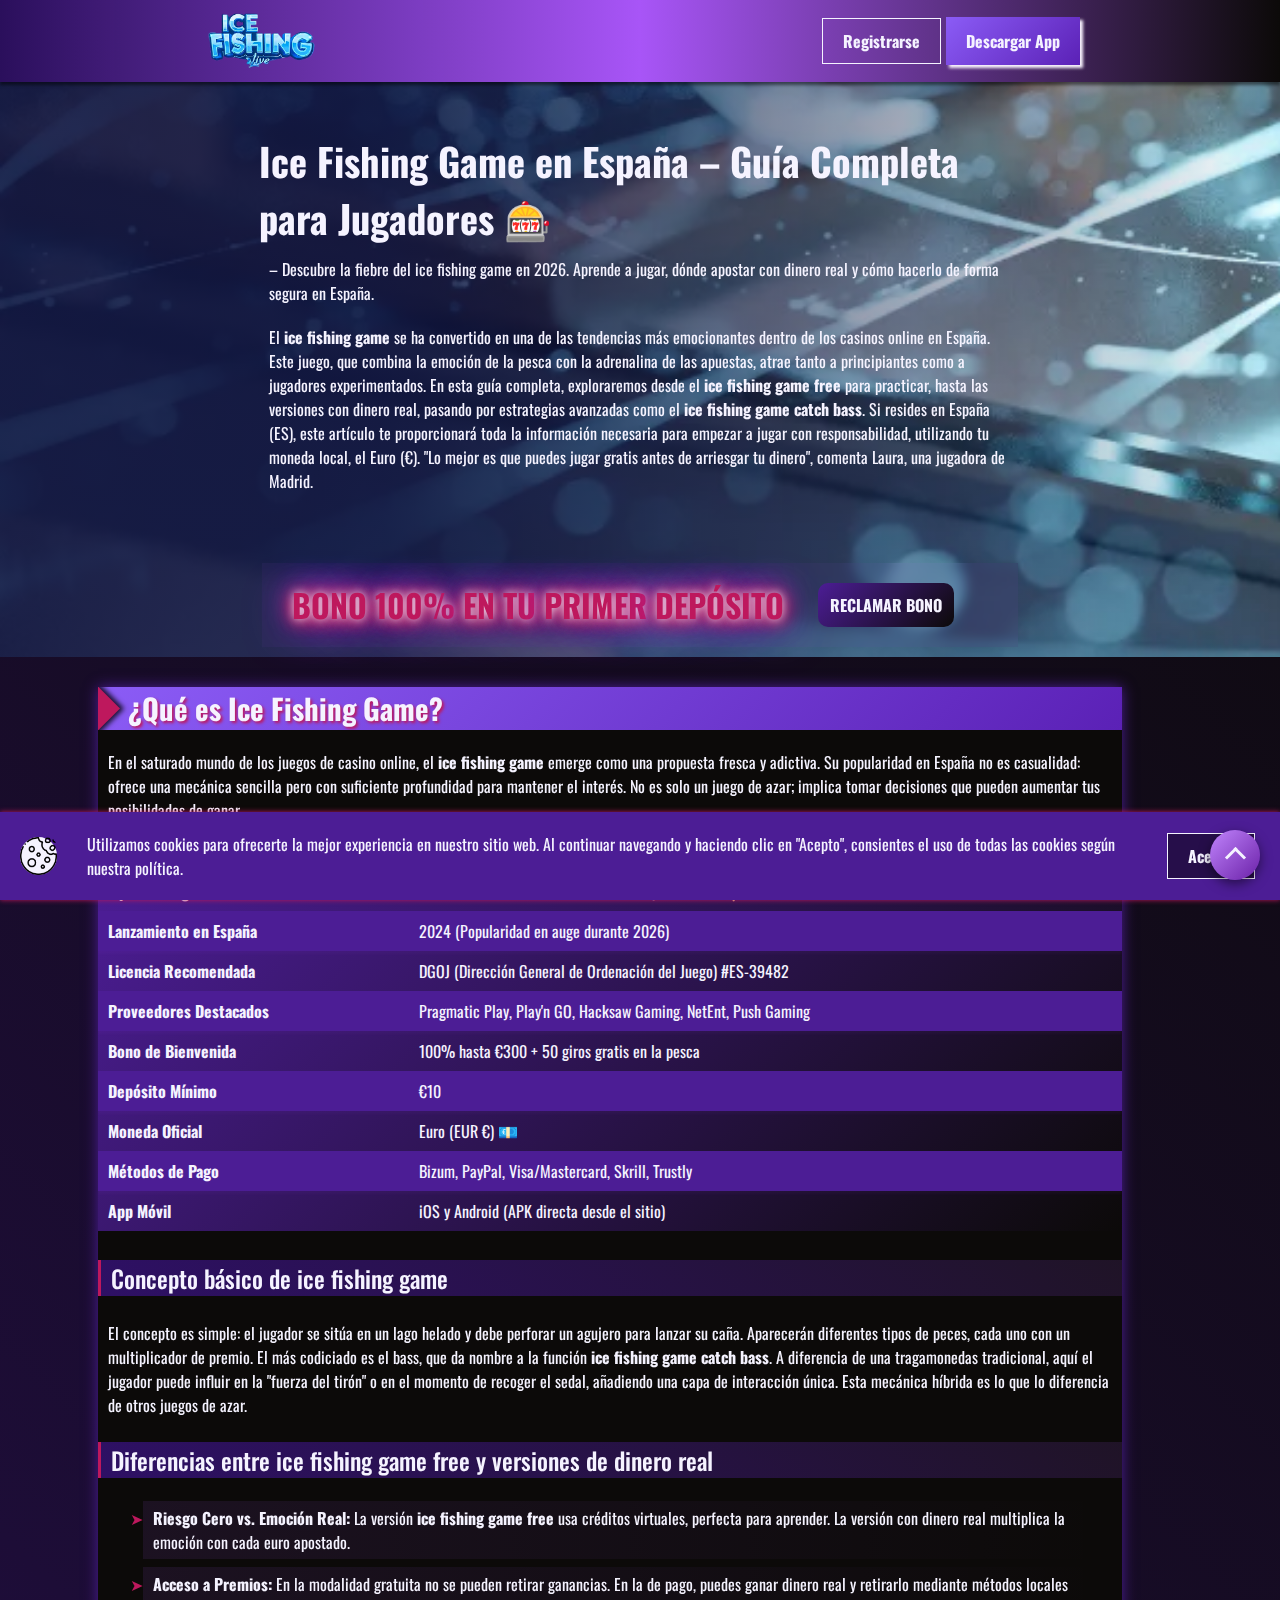
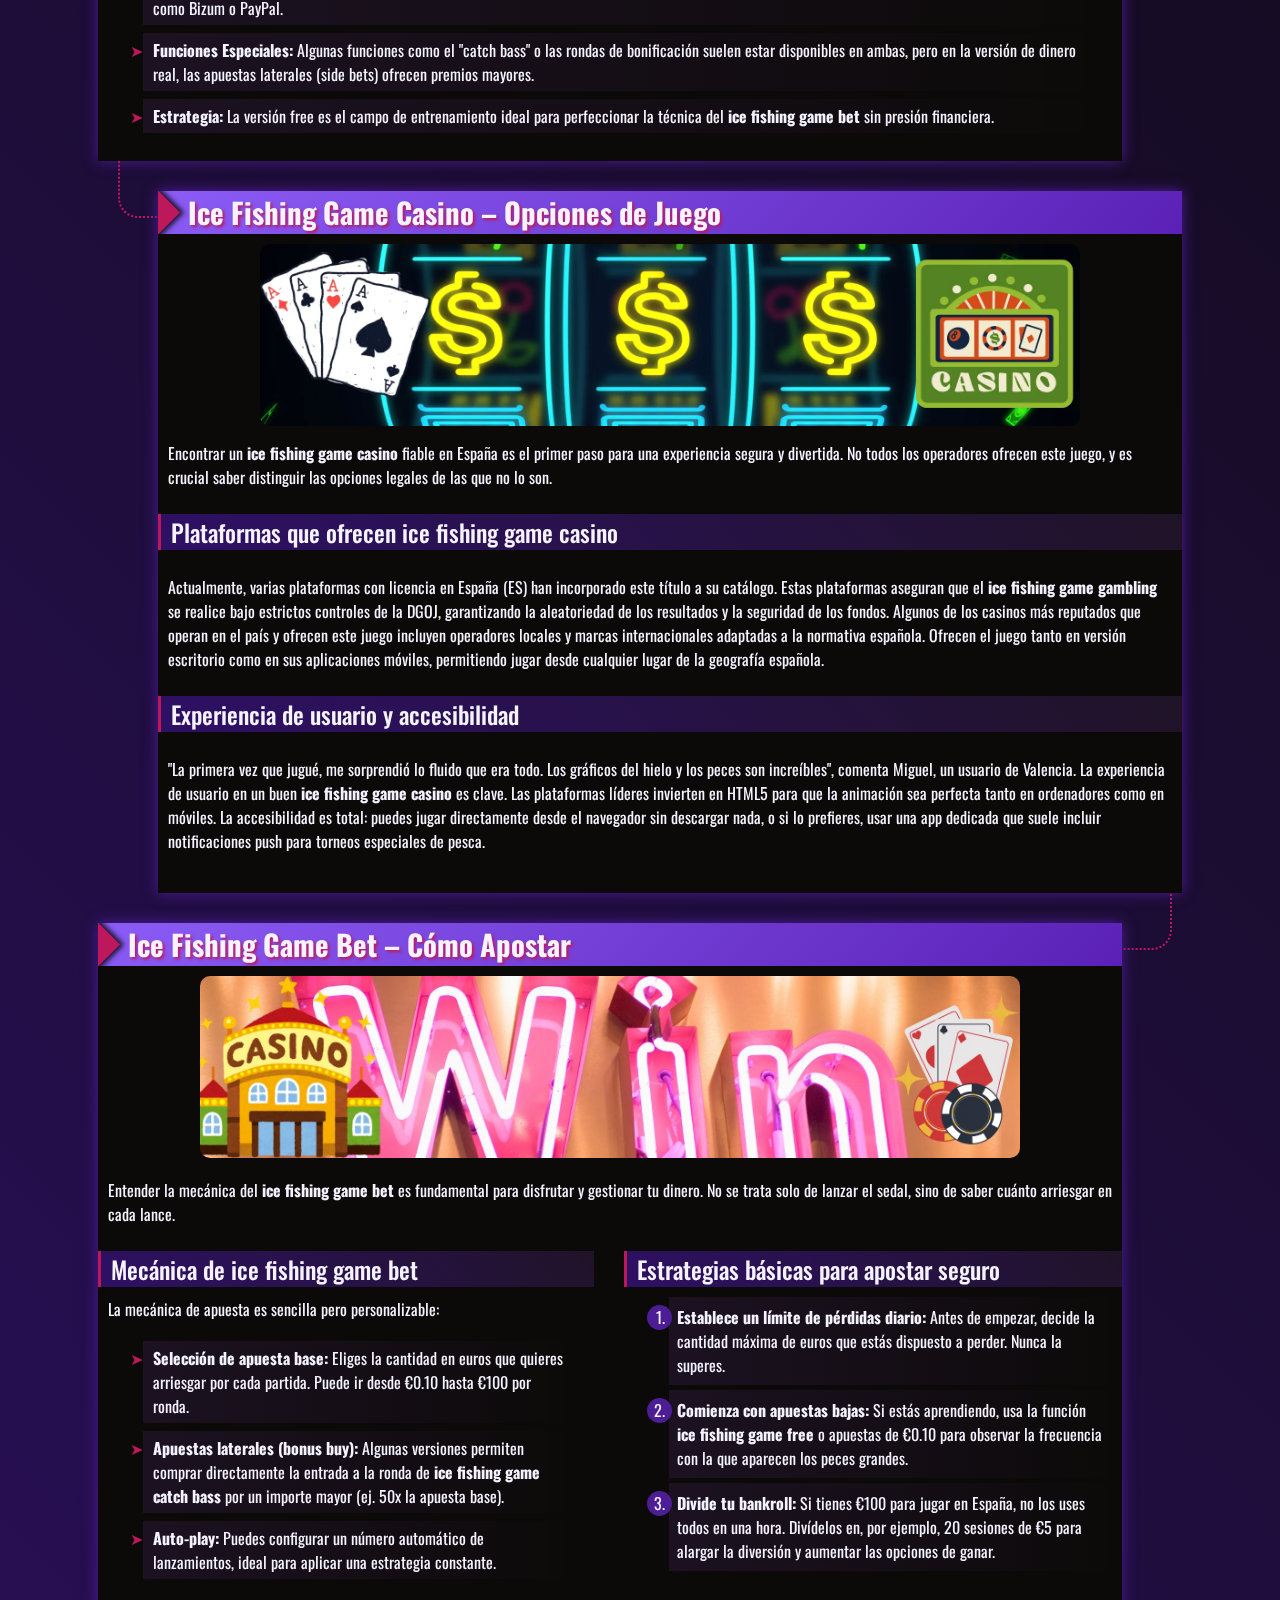
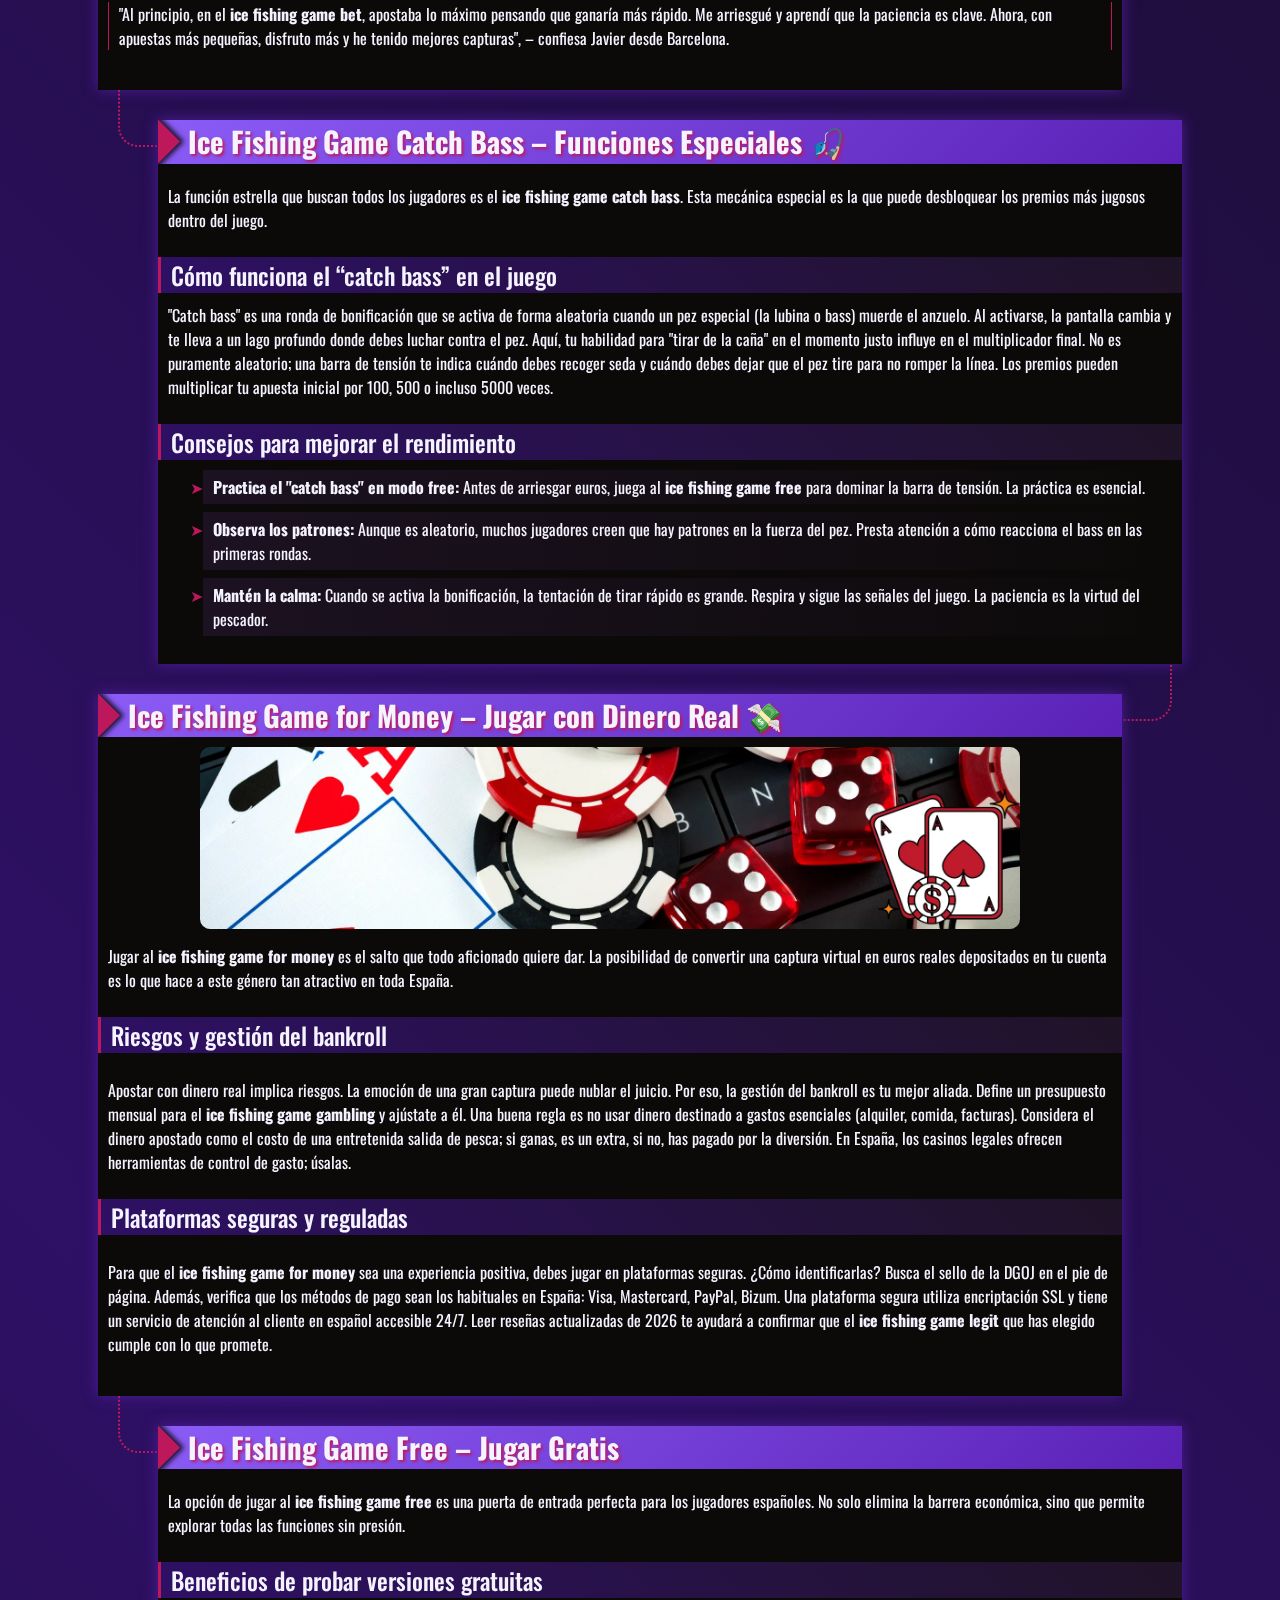
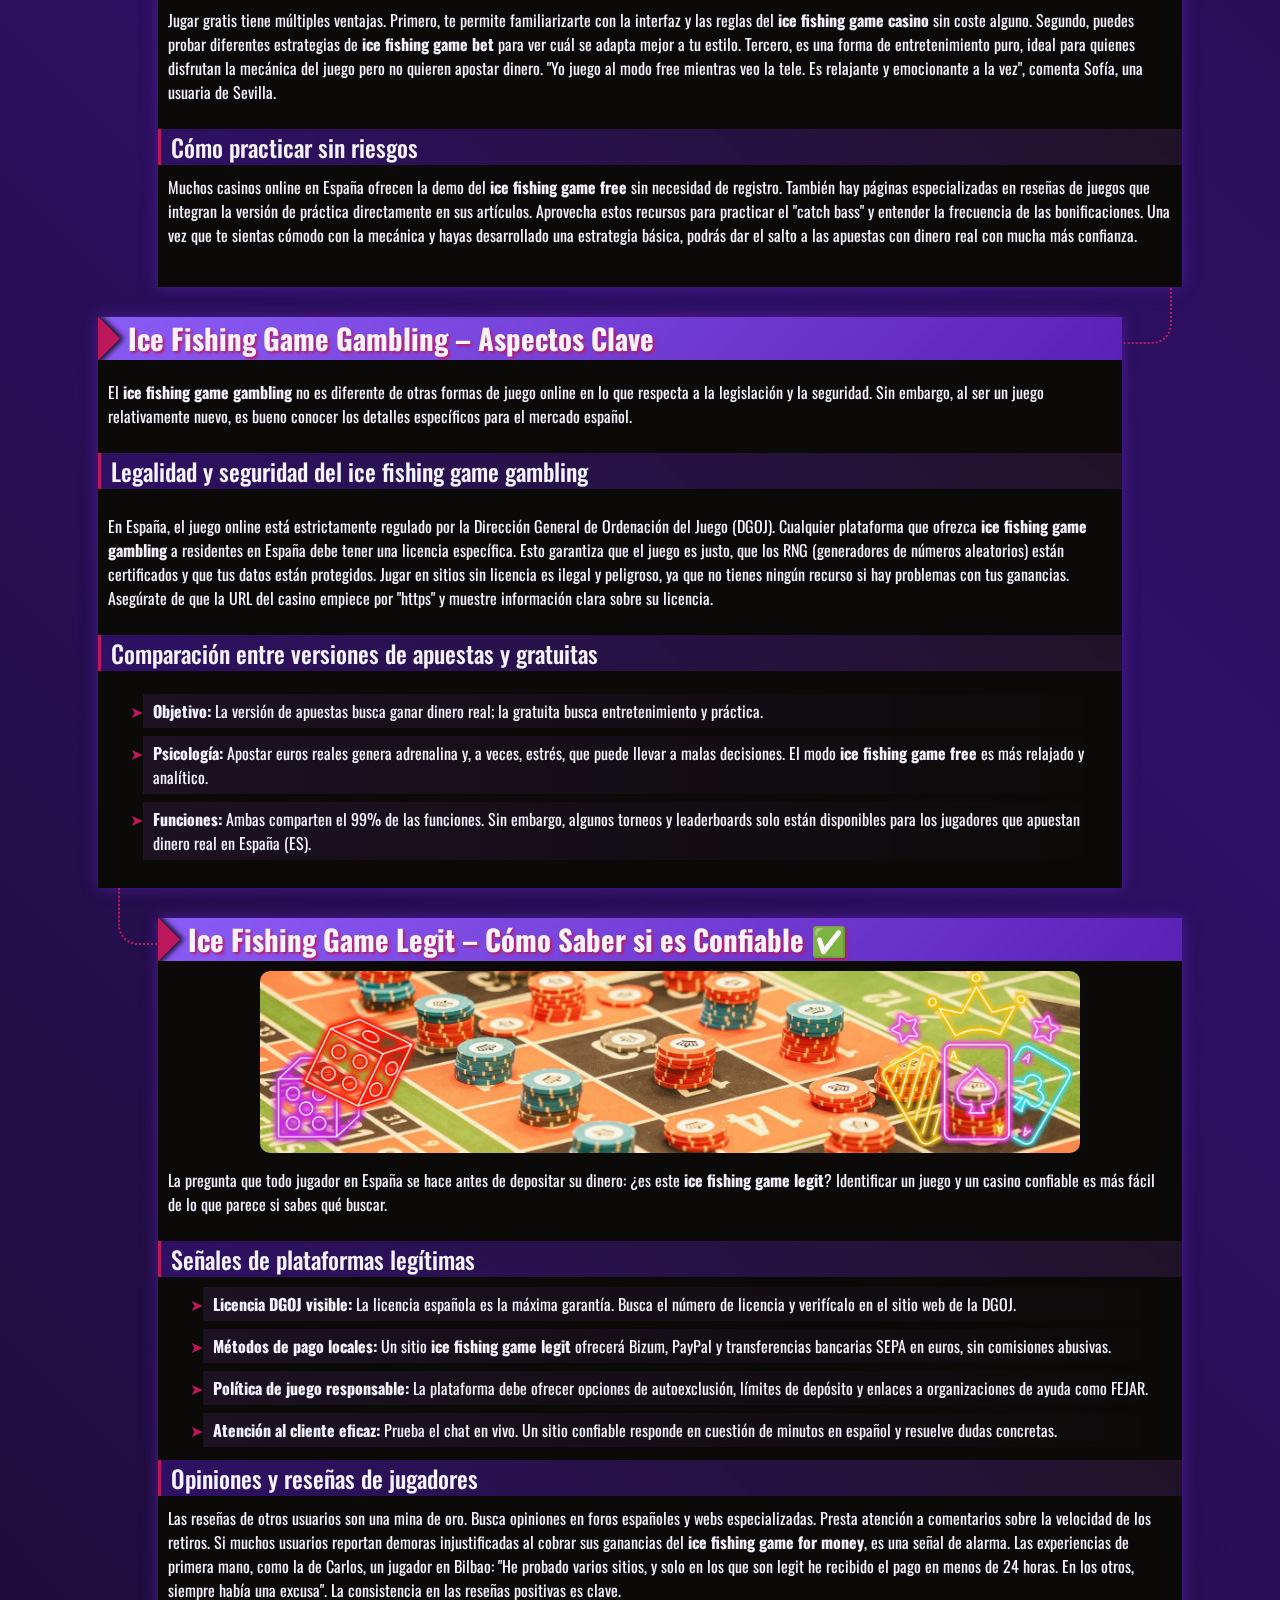
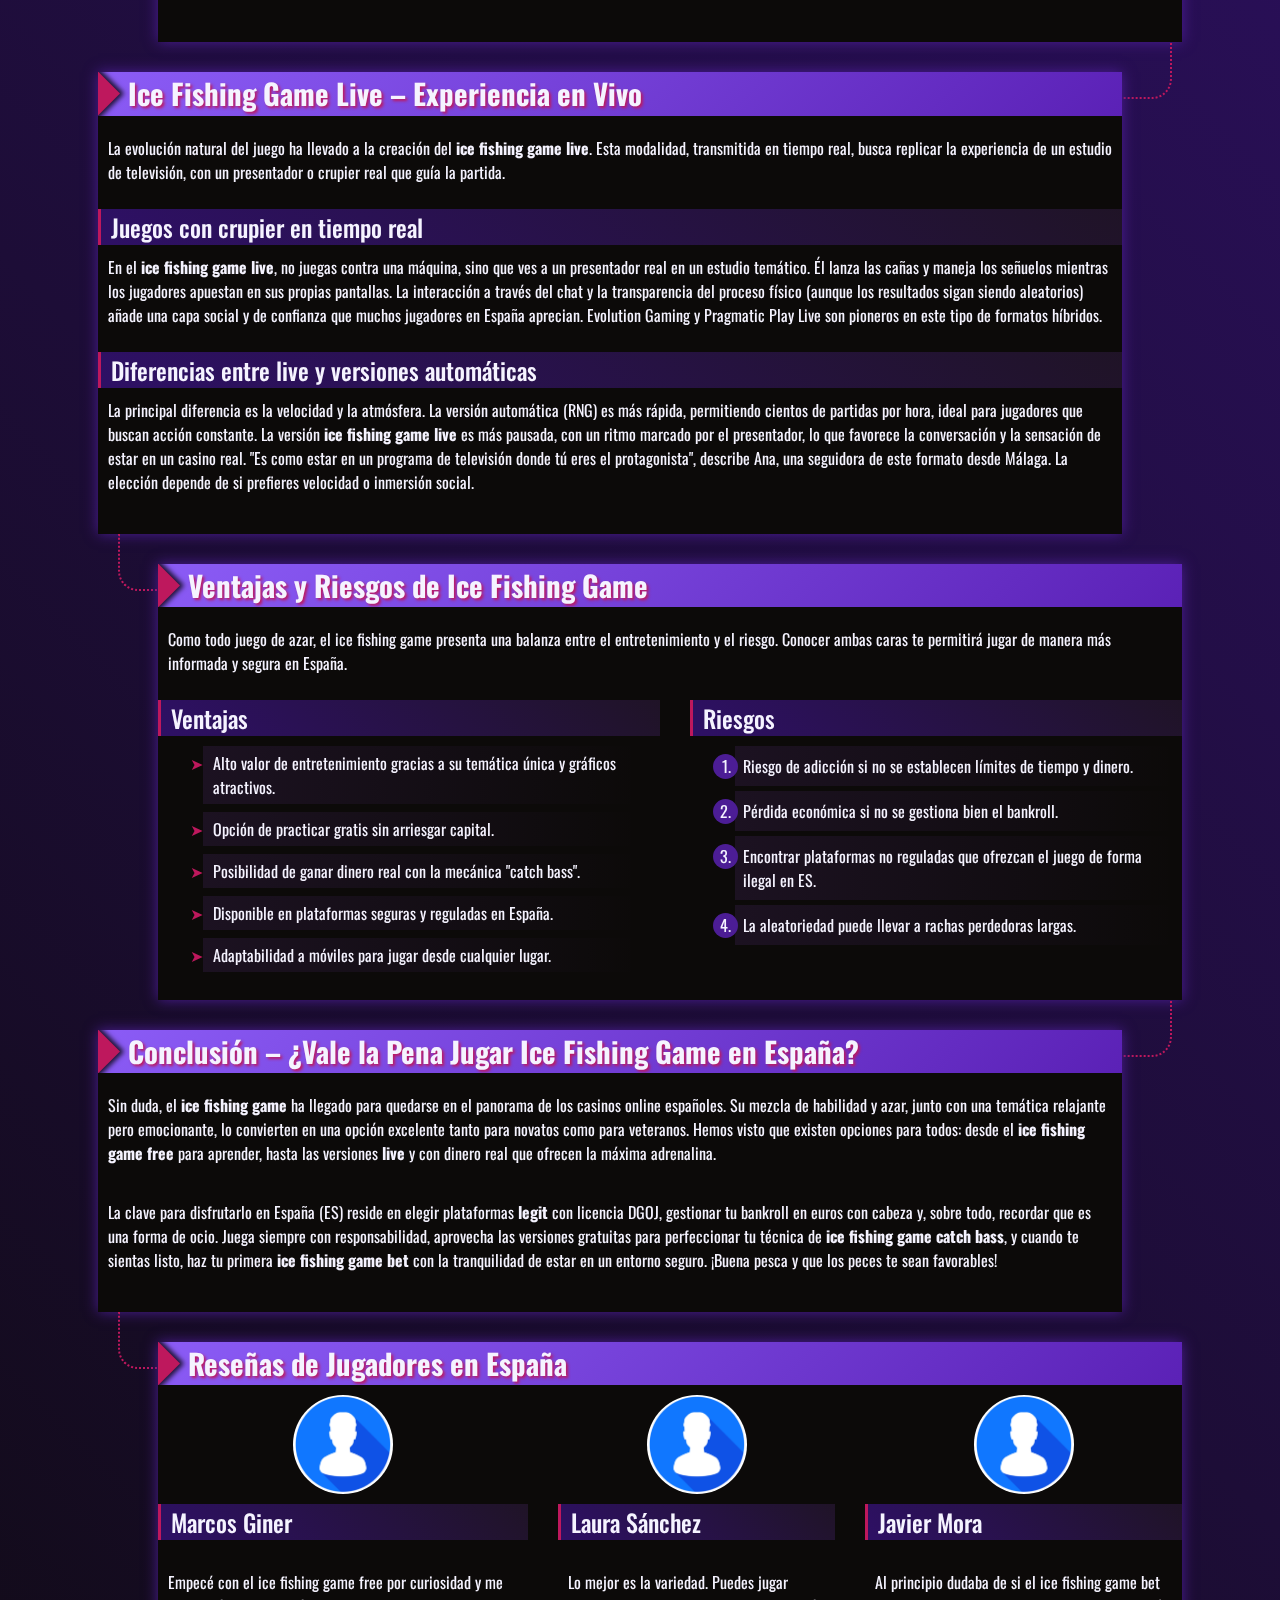
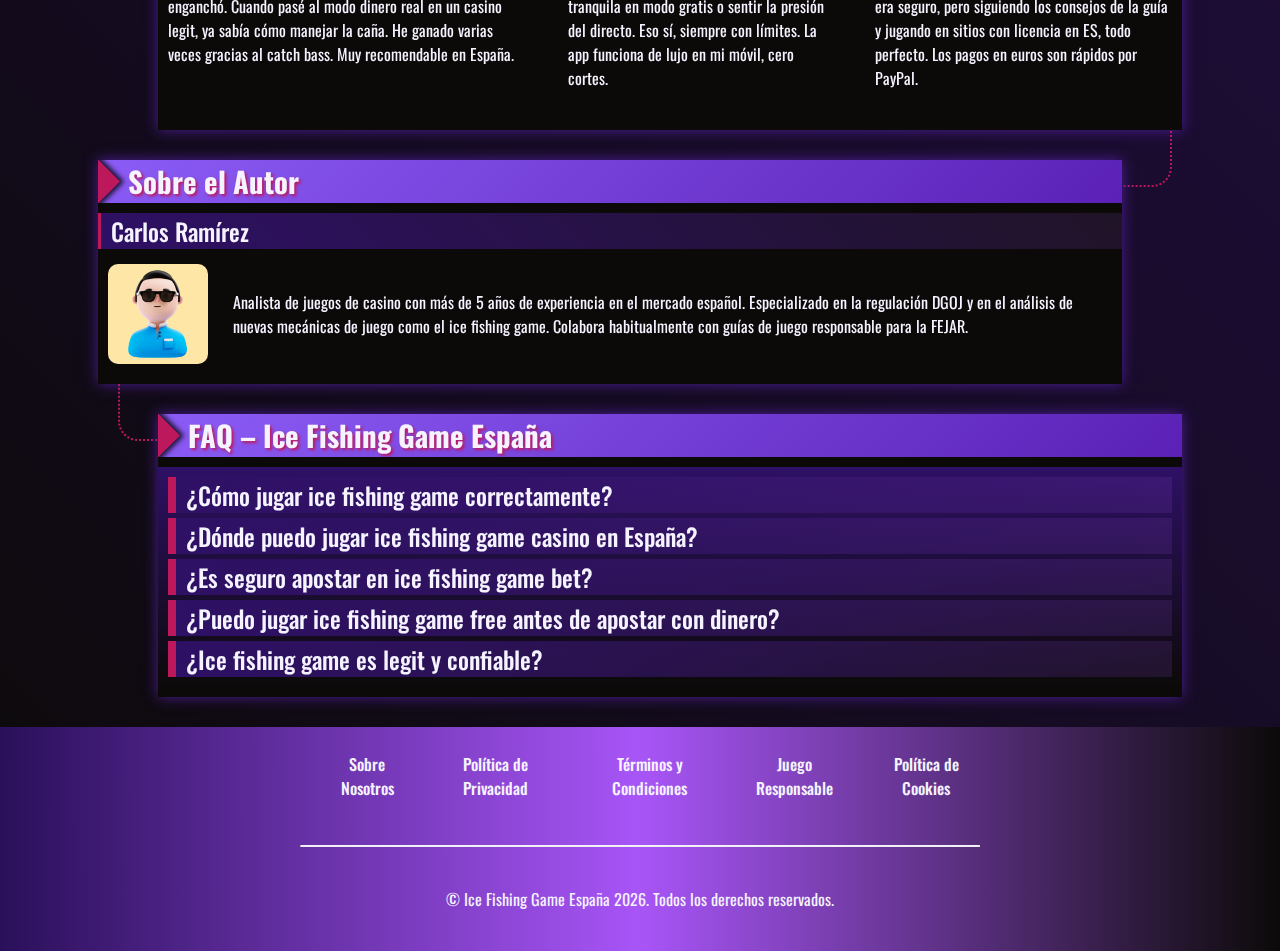
<file: es-es/index.html>
<!DOCTYPE html>
<html lang="es-ES">

<head>
    <meta charset="UTF-8">
    <meta name="viewport" content="width=device-width, initial-scale=1.0">
    <link rel="stylesheet" href="/style.css">
    <link rel="shortcut icon" href="/favicon.ico" type="image/x-icon">
    <title>Ice Fishing Game España 🎣 – Cómo Jugar y Dónde Apostar</title>
    <meta name="description"
        content="Guía completa de ice fishing game en España: ice fishing game bet, ice fishing game casino, cómo jugar, opciones gratis y con dinero real, y consejos para jugar seguro.">

    <link rel="alternate" hreflang="es-ES" href="https://churreriaalameda.es/es-es/">
    <link rel="alternate" hreflang="x-default" href="https://churreriaalameda.es/">
    <link rel="canonical" href="https://churreriaalameda.es/es-es/">

    <meta property="og:type" content="website" />
    <meta property="og:title" content="Ice Fishing Game España 🎣 – Cómo Jugar y Dónde Apostar" />
    <meta property="og:description"
        content="Guía completa de ice fishing game en España: ice fishing game bet, ice fishing game casino, cómo jugar, opciones gratis y con dinero real, y consejos para jugar seguro." />
    <meta property="og:url" content="https://churreriaalameda.es/" />
    <meta property="og:site_name" content="Ice Fishing Game España" />
    <meta property="og:image" content="https://churreriaalameda.es/img/1.webp" />
    <meta property="og:locale" content="es_ES" />

    <meta name="twitter:card" content="summary_large_image" />
    <meta name="twitter:title" content="Ice Fishing Game España 🎣 – Cómo Jugar y Dónde Apostar" />
    <meta name="twitter:description"
        content="Guía completa de ice fishing game en España: ice fishing game bet, ice fishing game casino, cómo jugar, opciones gratis y con dinero real, y consejos para jugar seguro." />
    <meta name="twitter:image" content="https://churreriaalameda.es/img/1.webp" />

    <script type="application/ld+json">
    {
        "@context": "https://schema.org",
        "@type": "Article",
        "headline": "Ice Fishing Game España 🎣 – Cómo Jugar y Dónde Apostar",
        "description": "Guía completa de ice fishing game en España: ice fishing game bet, ice fishing game casino, cómo jugar, opciones gratis y con dinero real, y consejos para jugar seguro.",
        "mainEntityOfPage": {
            "@type": "WebPage",
            "@id": "https://churreriaalameda.es/"
        },
        "author": {
            "@type": "Person",
            "name": "Carlos Ramírez",
            "url": "https://churreriaalameda.es/"
        },
        "publisher": {
            "@type": "Organization",
            "name": "Ice Fishing Guide ES",
            "logo": {
                "@type": "ImageObject",
                "url": "https://churreriaalameda.es/img/logo.webp"
            }
        },
        "datePublished": "2026-02-20",
        "dateModified": "2026-02-20"
    }
    </script>

    <script type="application/ld+json">
    {
        "@context": "https://schema.org",
        "@type": "FAQPage",
        "mainEntity": [
        {
          "@type": "Question",
          "name": "¿Cómo jugar ice fishing game correctamente?",
          "acceptedAnswer": {
            "@type": "Answer",
            "text": "Para jugar, debes seleccionar tu apuesta, lanzar el señuelo y esperar a que un pez pique. El objetivo es capturar diferentes tipos de peces, como el bass, que tienen valores distintos. Puedes practicar primero en la versión free."
          }
        },
        {
          "@type": "Question",
          "name": "¿Dónde puedo jugar ice fishing game casino en España?",
          "acceptedAnswer": {
            "@type": "Answer",
            "text": "En España, puedes encontrar ice fishing game en casinos online con licencia de la DGOJ. Plataformas como las mencionadas en nuestra tabla ofrecen esta modalidad con total seguridad y transacciones en euros."
          }
        },
        {
          "@type": "Question",
          "name": "¿Es seguro apostar en ice fishing game bet?",
          "acceptedAnswer": {
            "@type": "Answer",
            "text": "Sí, es seguro siempre que juegues en sitios regulados en España. Busca el sello de la DGOJ y lee reseñas de otros jugadores para verificar que el ice fishing game gambling sea legítimo y confiable."
          }
        },
        {
          "@type": "Question",
          "name": "¿Puedo jugar ice fishing game free antes de apostar con dinero?",
          "acceptedAnswer": {
            "@type": "Answer",
            "text": "Por supuesto. La mayoría de los casinos y sitios de reseñas ofrecen una versión de ice fishing game free. Es la forma ideal de entender la mecánica sin arriesgar tu bankroll."
          }
        },
        {
          "@type": "Question",
          "name": "¿Ice fishing game es legit y confiable?",
          "acceptedAnswer": {
            "@type": "Answer",
            "text": "Absolutamente, si eliges plataformas con licencia. Un ice fishing game legit utiliza generadores de números aleatorios certificados y ofrece métodos de pago seguros, como tarjetas o monederos digitales en euros."
          }
        }
      ]
    }
    </script>
</head>

<body>
    <header>
        <div class="logo">
            <a href="/"><img src="/img/logo.webp" alt="Ice Fishing Game España logo" width="140" height="70"></a>
        </div>
        <div class="header-btn">
            <a href="/play/" rel="nofollow" content="noindex" class="h-violet-btn">Registrarse</a>
            <a href="/play/" rel="nofollow" content="noindex" class="h-accent-btn">Descargar App</a>
        </div>
    </header>

    <main>
        <div class="promo">
            <div class="promo-l ">
                <h1>Ice Fishing Game en España – Guía Completa para Jugadores 🎰</h1>
                <p class="txt">
                    – Descubre la fiebre del ice fishing game en 2026. Aprende a jugar, dónde apostar con dinero real y
                    cómo hacerlo de forma segura en España.
                </p>
                <p class="txt">
                    El <strong>ice fishing game</strong> se ha convertido en una de las tendencias más emocionantes
                    dentro de los casinos online en España. Este juego, que combina la emoción de la pesca con la
                    adrenalina de las apuestas, atrae tanto a principiantes como a jugadores experimentados. En esta
                    guía completa, exploraremos desde el <strong>ice fishing game free</strong> para practicar, hasta
                    las versiones con dinero real, pasando por estrategias avanzadas como el <strong>ice fishing game
                        catch bass</strong>. Si resides en España (ES), este artículo te proporcionará toda la
                    información necesaria para empezar a jugar con responsabilidad, utilizando tu moneda local, el Euro
                    (€). "Lo mejor es que puedes jugar gratis antes de arriesgar tu dinero", comenta Laura, una jugadora
                    de Madrid.
                </p>
            </div>

            <div class="promo-gift">
                <p class="txt-accent">
                    <span class="fast-flicker">Bono 100%</span> en tu <span class="flicker">primer</span> depósito
                </p>

                <a href="/play/" rel="nofollow" content="noindex" class="btn-accent">Reclamar Bono</a>
            </div>
        </div>

        <div class="wrapper">

            <!-- ¿Qué es Ice Fishing Game? -->
            <div class="container" id="que-es">
                <div class="container__header">
                    <h2>¿Qué es Ice Fishing Game?</h2>
                </div>
                <div class="container__body">
                    <p class="txt">
                        En el saturado mundo de los juegos de casino online, el <strong>ice fishing game</strong> emerge
                        como una propuesta fresca y adictiva. Su popularidad en España no es casualidad: ofrece una
                        mecánica sencilla pero con suficiente profundidad para mantener el interés. No es solo un juego
                        de azar; implica tomar decisiones que pueden aumentar tus posibilidades de ganar.
                    </p>
                    <div class="table-wrapper">
                        <table>
                            <tbody>
                                <tr>
                                    <td class="row-title">Tipo de Juego</td>
                                    <td>Pesca temática con elementos de azar y habilidad 🎣</td>
                                </tr>
                                <tr>
                                    <td class="row-title">Lanzamiento en España</td>
                                    <td>2024 (Popularidad en auge durante 2026)</td>
                                </tr>
                                <tr>
                                    <td class="row-title">Licencia Recomendada</td>
                                    <td>DGOJ (Dirección General de Ordenación del Juego) #ES-39482</td>
                                </tr>
                                <tr>
                                    <td class="row-title">Proveedores Destacados</td>
                                    <td>Pragmatic Play, Play'n GO, Hacksaw Gaming, NetEnt, Push Gaming</td>
                                </tr>
                                <tr>
                                    <td class="row-title">Bono de Bienvenida</td>
                                    <td>100% hasta €300 + 50 giros gratis en la pesca</td>
                                </tr>
                                <tr>
                                    <td class="row-title">Depósito Mínimo</td>
                                    <td>€10</td>
                                </tr>
                                <tr>
                                    <td class="row-title">Moneda Oficial</td>
                                    <td>Euro (EUR €) 💶</td>
                                </tr>
                                <tr>
                                    <td class="row-title">Métodos de Pago</td>
                                    <td>Bizum, PayPal, Visa/Mastercard, Skrill, Trustly</td>
                                </tr>
                                <tr>
                                    <td class="row-title">App Móvil</td>
                                    <td>iOS y Android (APK directa desde el sitio)</td>
                                </tr>
                            </tbody>
                        </table>
                    </div>
                    <h3>Concepto básico de ice fishing game</h3>
                    <p class="txt">
                        El concepto es simple: el jugador se sitúa en un lago helado y debe perforar un agujero para
                        lanzar su caña. Aparecerán diferentes tipos de peces, cada uno con un multiplicador de premio.
                        El más codiciado es el bass, que da nombre a la función <strong>ice fishing game catch
                            bass</strong>. A diferencia de una tragamonedas tradicional, aquí el jugador puede influir
                        en la "fuerza del tirón" o en el momento de recoger el sedal, añadiendo una capa de interacción
                        única. Esta mecánica híbrida es lo que lo diferencia de otros juegos de azar.
                    </p>
                    <h3>Diferencias entre ice fishing game free y versiones de dinero real</h3>
                    <ul class="item-list">
                        <li><strong>Riesgo Cero vs. Emoción Real:</strong> La versión <strong>ice fishing game
                                free</strong> usa créditos virtuales, perfecta para aprender. La versión con dinero real
                            multiplica la emoción con cada euro apostado.</li>
                        <li><strong>Acceso a Premios:</strong> En la modalidad gratuita no se pueden retirar ganancias.
                            En la de pago, puedes ganar dinero real y retirarlo mediante métodos locales como Bizum o
                            PayPal.</li>
                        <li><strong>Funciones Especiales:</strong> Algunas funciones como el "catch bass" o las rondas
                            de bonificación suelen estar disponibles en ambas, pero en la versión de dinero real, las
                            apuestas laterales (side bets) ofrecen premios mayores.</li>
                        <li><strong>Estrategia:</strong> La versión free es el campo de entrenamiento ideal para
                            perfeccionar la técnica del <strong>ice fishing game bet</strong> sin presión financiera.
                        </li>
                    </ul>
                </div>
            </div>

            <!-- Ice Fishing Game Casino – Opciones de Juego -->
            <div class="container" id="casino">
                <div class="container__header">
                    <h2>Ice Fishing Game Casino – Opciones de Juego</h2>
                </div>
                <div class="container__body">
                    <div class="img">
                        <img src="/img/2.webp" alt="Ice Fishing Game Casino en España" width="1000" height="800">
                    </div>
                    <p class="txt">
                        Encontrar un <strong>ice fishing game casino</strong> fiable en España es el primer paso para
                        una experiencia segura y divertida. No todos los operadores ofrecen este juego, y es crucial
                        saber distinguir las opciones legales de las que no lo son.
                    </p>
                    <h3>Plataformas que ofrecen ice fishing game casino</h3>
                    <p class="txt">
                        Actualmente, varias plataformas con licencia en España (ES) han incorporado este título a su
                        catálogo. Estas plataformas aseguran que el <strong>ice fishing game gambling</strong> se
                        realice bajo estrictos controles de la DGOJ, garantizando la aleatoriedad de los resultados y la
                        seguridad de los fondos. Algunos de los casinos más reputados que operan en el país y ofrecen
                        este juego incluyen operadores locales y marcas internacionales adaptadas a la normativa
                        española. Ofrecen el juego tanto en versión escritorio como en sus aplicaciones móviles,
                        permitiendo jugar desde cualquier lugar de la geografía española.
                    </p>
                    <h3>Experiencia de usuario y accesibilidad</h3>
                    <p class="txt">
                        "La primera vez que jugué, me sorprendió lo fluido que era todo. Los gráficos del hielo y los
                        peces son increíbles", comenta Miguel, un usuario de Valencia. La experiencia de usuario en un
                        buen <strong>ice fishing game casino</strong> es clave. Las plataformas líderes invierten en
                        HTML5 para que la animación sea perfecta tanto en ordenadores como en móviles. La accesibilidad
                        es total: puedes jugar directamente desde el navegador sin descargar nada, o si lo prefieres,
                        usar una app dedicada que suele incluir notificaciones push para torneos especiales de pesca.
                    </p>
                </div>
            </div>

            <!-- Ice Fishing Game Bet – Cómo Apostar -->
            <div class="container" id="bet">
                <div class="container__header">
                    <h2>Ice Fishing Game Bet – Cómo Apostar</h2>
                </div>
                <div class="img">
                    <img src="/img/1.webp" alt="Ice Fishing Game Bet Mecánica" width="1000" height="800">
                </div>
                <div class="container__body">
                    <p class="txt">
                        Entender la mecánica del <strong>ice fishing game bet</strong> es fundamental para disfrutar y
                        gestionar tu dinero. No se trata solo de lanzar el sedal, sino de saber cuánto arriesgar en cada
                        lance.
                    </p>
                    <div class="comparison-list">
                        <div>
                            <h3>Mecánica de ice fishing game bet</h3>
                            <p class="txt">
                                La mecánica de apuesta es sencilla pero personalizable:
                            </p>
                            <ul>
                                <li><strong>Selección de apuesta base:</strong> Eliges la cantidad en euros que quieres
                                    arriesgar por cada partida. Puede ir desde €0.10 hasta €100 por ronda.</li>
                                <li><strong>Apuestas laterales (bonus buy):</strong> Algunas versiones permiten comprar
                                    directamente la entrada a la ronda de <strong>ice fishing game catch bass</strong>
                                    por un importe mayor (ej. 50x la apuesta base).</li>
                                <li><strong>Auto-play:</strong> Puedes configurar un número automático de lanzamientos,
                                    ideal para aplicar una estrategia constante.</li>
                            </ul>
                        </div>
                        <div>
                            <h3>Estrategias básicas para apostar seguro</h3>
                            <ol>
                                <li><strong>Establece un límite de pérdidas diario:</strong> Antes de empezar, decide la
                                    cantidad máxima de euros que estás dispuesto a perder. Nunca la superes.</li>
                                <li><strong>Comienza con apuestas bajas:</strong> Si estás aprendiendo, usa la función
                                    <strong>ice fishing game free</strong> o apuestas de €0.10 para observar la
                                    frecuencia con la que aparecen los peces grandes.
                                </li>
                                <li><strong>Divide tu bankroll:</strong> Si tienes €100 para jugar en España, no los
                                    uses todos en una hora. Divídelos en, por ejemplo, 20 sesiones de €5 para alargar la
                                    diversión y aumentar las opciones de ganar.</li>
                            </ol>
                        </div>
                    </div>
                    <p class="txt quote">
                        "Al principio, en el <strong>ice fishing game bet</strong>, apostaba lo máximo pensando que
                        ganaría más rápido. Me arriesgué y aprendí que la paciencia es clave. Ahora, con apuestas más
                        pequeñas, disfruto más y he tenido mejores capturas", – confiesa Javier desde Barcelona.
                    </p>
                </div>
            </div>

            <!-- Ice Fishing Game Catch Bass – Funciones Especiales -->
            <div class="container" id="catch-bass">
                <div class="container__header">
                    <h2>Ice Fishing Game Catch Bass – Funciones Especiales 🎣</h2>
                </div>
                <div class="container__body">
                    <p class="txt">
                        La función estrella que buscan todos los jugadores es el <strong>ice fishing game catch
                            bass</strong>. Esta mecánica especial es la que puede desbloquear los premios más jugosos
                        dentro del juego.
                    </p>
                    <div>
                        <h3>Cómo funciona el “catch bass” en el juego</h3>
                        <p class="txt">
                            "Catch bass" es una ronda de bonificación que se activa de forma aleatoria cuando un pez
                            especial (la lubina o bass) muerde el anzuelo. Al activarse, la pantalla cambia y te lleva a
                            un lago profundo donde debes luchar contra el pez. Aquí, tu habilidad para "tirar de la
                            caña" en el momento justo influye en el multiplicador final. No es puramente aleatorio; una
                            barra de tensión te indica cuándo debes recoger seda y cuándo debes dejar que el pez tire
                            para no romper la línea. Los premios pueden multiplicar tu apuesta inicial por 100, 500 o
                            incluso 5000 veces.
                        </p>
                    </div>
                    <div>
                        <h3>Consejos para mejorar el rendimiento</h3>
                        <ul>
                            <li><strong>Practica el "catch bass" en modo free:</strong> Antes de arriesgar euros, juega
                                al <strong>ice fishing game free</strong> para dominar la barra de tensión. La práctica
                                es esencial.</li>
                            <li><strong>Observa los patrones:</strong> Aunque es aleatorio, muchos jugadores creen que
                                hay patrones en la fuerza del pez. Presta atención a cómo reacciona el bass en las
                                primeras rondas.</li>
                            <li><strong>Mantén la calma:</strong> Cuando se activa la bonificación, la tentación de
                                tirar rápido es grande. Respira y sigue las señales del juego. La paciencia es la virtud
                                del pescador.</li>
                        </ul>
                    </div>
                </div>
            </div>

            <!-- Ice Fishing Game for Money – Jugar con Dinero Real -->
            <div class="container" id="for-money">
                <div class="container__header">
                    <h2>Ice Fishing Game for Money – Jugar con Dinero Real 💸</h2>
                </div>
                <div class="container__body">
                    <div class="img">
                        <img src="/img/3.webp" alt="Ice Fishing Game for Money" width="1000" height="800">
                    </div>
                    <p class="txt">
                        Jugar al <strong>ice fishing game for money</strong> es el salto que todo aficionado quiere dar.
                        La posibilidad de convertir una captura virtual en euros reales depositados en tu cuenta es lo
                        que hace a este género tan atractivo en toda España.
                    </p>
                    <h3>Riesgos y gestión del bankroll</h3>
                    <p class="txt">
                        Apostar con dinero real implica riesgos. La emoción de una gran captura puede nublar el juicio.
                        Por eso, la gestión del bankroll es tu mejor aliada. Define un presupuesto mensual para el
                        <strong>ice fishing game gambling</strong> y ajústate a él. Una buena regla es no usar dinero
                        destinado a gastos esenciales (alquiler, comida, facturas). Considera el dinero apostado como el
                        costo de una entretenida salida de pesca; si ganas, es un extra, si no, has pagado por la
                        diversión. En España, los casinos legales ofrecen herramientas de control de gasto; úsalas.
                    </p>
                    <h3>Plataformas seguras y reguladas</h3>
                    <p class="txt">
                        Para que el <strong>ice fishing game for money</strong> sea una experiencia positiva, debes
                        jugar en plataformas seguras. ¿Cómo identificarlas? Busca el sello de la DGOJ en el pie de
                        página. Además, verifica que los métodos de pago sean los habituales en España: Visa,
                        Mastercard, PayPal, Bizum. Una plataforma segura utiliza encriptación SSL y tiene un servicio de
                        atención al cliente en español accesible 24/7. Leer reseñas actualizadas de 2026 te ayudará a
                        confirmar que el <strong>ice fishing game legit</strong> que has elegido cumple con lo que
                        promete.
                    </p>
                </div>
            </div>

            <!-- Ice Fishing Game Free – Jugar Gratis -->
            <div class="container" id="free">
                <div class="container__header">
                    <h2>Ice Fishing Game Free – Jugar Gratis</h2>
                </div>
                <div class="container__body">
                    <p class="txt">
                        La opción de jugar al <strong>ice fishing game free</strong> es una puerta de entrada perfecta
                        para los jugadores españoles. No solo elimina la barrera económica, sino que permite explorar
                        todas las funciones sin presión.
                    </p>
                    <div>
                        <h3>Beneficios de probar versiones gratuitas</h3>
                        <p class="txt">
                            Jugar gratis tiene múltiples ventajas. Primero, te permite familiarizarte con la interfaz y
                            las reglas del <strong>ice fishing game casino</strong> sin coste alguno. Segundo, puedes
                            probar diferentes estrategias de <strong>ice fishing game bet</strong> para ver cuál se
                            adapta mejor a tu estilo. Tercero, es una forma de entretenimiento puro, ideal para quienes
                            disfrutan la mecánica del juego pero no quieren apostar dinero. "Yo juego al modo free
                            mientras veo la tele. Es relajante y emocionante a la vez", comenta Sofía, una usuaria de
                            Sevilla.
                        </p>
                    </div>
                    <div>
                        <h3>Cómo practicar sin riesgos</h3>
                        <p class="txt">
                            Muchos casinos online en España ofrecen la demo del <strong>ice fishing game free</strong>
                            sin necesidad de registro. También hay páginas especializadas en reseñas de juegos que
                            integran la versión de práctica directamente en sus artículos. Aprovecha estos recursos para
                            practicar el "catch bass" y entender la frecuencia de las bonificaciones. Una vez que te
                            sientas cómodo con la mecánica y hayas desarrollado una estrategia básica, podrás dar el
                            salto a las apuestas con dinero real con mucha más confianza.
                        </p>
                    </div>
                </div>
            </div>

            <!-- Ice Fishing Game Gambling – Aspectos Clave -->
            <div class="container" id="gambling">
                <div class="container__header">
                    <h2>Ice Fishing Game Gambling – Aspectos Clave</h2>
                </div>
                <div class="container__body">
                    <p class="txt">
                        El <strong>ice fishing game gambling</strong> no es diferente de otras formas de juego online en
                        lo que respecta a la legislación y la seguridad. Sin embargo, al ser un juego relativamente
                        nuevo, es bueno conocer los detalles específicos para el mercado español.
                    </p>
                    <h3>Legalidad y seguridad del ice fishing game gambling</h3>
                    <p class="txt">
                        En España, el juego online está estrictamente regulado por la Dirección General de Ordenación
                        del Juego (DGOJ). Cualquier plataforma que ofrezca <strong>ice fishing game gambling</strong> a
                        residentes en España debe tener una licencia específica. Esto garantiza que el juego es justo,
                        que los RNG (generadores de números aleatorios) están certificados y que tus datos están
                        protegidos. Jugar en sitios sin licencia es ilegal y peligroso, ya que no tienes ningún recurso
                        si hay problemas con tus ganancias. Asegúrate de que la URL del casino empiece por "https" y
                        muestre información clara sobre su licencia.
                    </p>
                    <h3>Comparación entre versiones de apuestas y gratuitas</h3>
                    <ul>
                        <li><strong>Objetivo:</strong> La versión de apuestas busca ganar dinero real; la gratuita busca
                            entretenimiento y práctica.</li>
                        <li><strong>Psicología:</strong> Apostar euros reales genera adrenalina y, a veces, estrés, que
                            puede llevar a malas decisiones. El modo <strong>ice fishing game free</strong> es más
                            relajado y analítico.</li>
                        <li><strong>Funciones:</strong> Ambas comparten el 99% de las funciones. Sin embargo, algunos
                            torneos y leaderboards solo están disponibles para los jugadores que apuestan dinero real en
                            España (ES).</li>
                    </ul>
                </div>
            </div>

            <!-- Ice Fishing Game Legit – Cómo Saber si es Confiable -->
            <div class="container" id="legit">
                <div class="container__header">
                    <h2>Ice Fishing Game Legit – Cómo Saber si es Confiable ✅</h2>
                </div>
                <div class="container__body">
                    <div class="img">
                        <img src="/img/4.webp" alt="Ice Fishing Game Legit Confiable" width="1000" height="800">
                    </div>
                    <p class="txt">
                        La pregunta que todo jugador en España se hace antes de depositar su dinero: ¿es este
                        <strong>ice fishing game legit</strong>? Identificar un juego y un casino confiable es más fácil
                        de lo que parece si sabes qué buscar.
                    </p>

                    <div>
                        <h3>Señales de plataformas legítimas</h3>
                        <ul>
                            <li><strong>Licencia DGOJ visible:</strong> La licencia española es la máxima garantía.
                                Busca el número de licencia y verifícalo en el sitio web de la DGOJ.</li>
                            <li><strong>Métodos de pago locales:</strong> Un sitio <strong>ice fishing game
                                    legit</strong> ofrecerá Bizum, PayPal y transferencias bancarias SEPA en euros,
                                sin comisiones abusivas.</li>
                            <li><strong>Política de juego responsable:</strong> La plataforma debe ofrecer opciones
                                de autoexclusión, límites de depósito y enlaces a organizaciones de ayuda como
                                FEJAR.</li>
                            <li><strong>Atención al cliente eficaz:</strong> Prueba el chat en vivo. Un sitio
                                confiable responde en cuestión de minutos en español y resuelve dudas concretas.
                            </li>
                        </ul>
                    </div>
                    <div>
                        <h3>Opiniones y reseñas de jugadores</h3>
                        <p class="txt">
                            Las reseñas de otros usuarios son una mina de oro. Busca opiniones en foros españoles y
                            webs especializadas. Presta atención a comentarios sobre la velocidad de los retiros. Si
                            muchos usuarios reportan demoras injustificadas al cobrar sus ganancias del <strong>ice
                                fishing game for money</strong>, es una señal de alarma. Las experiencias de primera
                            mano, como la de Carlos, un jugador en Bilbao: "He probado varios sitios, y solo en los
                            que son legit he recibido el pago en menos de 24 horas. En los otros, siempre había una
                            excusa". La consistencia en las reseñas positivas es clave.
                        </p>
                    </div>

                </div>
            </div>

            <!-- Ice Fishing Game Live – Experiencia en Vivo -->
            <div class="container" id="live">
                <div class="container__header">
                    <h2>Ice Fishing Game Live – Experiencia en Vivo</h2>
                </div>
                <div class="container__body">
                    <p class="txt">
                        La evolución natural del juego ha llevado a la creación del <strong>ice fishing game
                            live</strong>. Esta modalidad, transmitida en tiempo real, busca replicar la experiencia de
                        un estudio de televisión, con un presentador o crupier real que guía la partida.
                    </p>
                    <div>
                        <h3>Juegos con crupier en tiempo real</h3>
                        <p class="txt">
                            En el <strong>ice fishing game live</strong>, no juegas contra una máquina, sino que ves a
                            un presentador real en un estudio temático. Él lanza las cañas y maneja los señuelos
                            mientras los jugadores apuestan en sus propias pantallas. La interacción a través del chat y
                            la transparencia del proceso físico (aunque los resultados sigan siendo aleatorios) añade
                            una capa social y de confianza que muchos jugadores en España aprecian. Evolution Gaming y
                            Pragmatic Play Live son pioneros en este tipo de formatos híbridos.
                        </p>
                    </div>
                    <div>
                        <h3>Diferencias entre live y versiones automáticas</h3>
                        <p class="txt">
                            La principal diferencia es la velocidad y la atmósfera. La versión automática (RNG) es más
                            rápida, permitiendo cientos de partidas por hora, ideal para jugadores que buscan acción
                            constante. La versión <strong>ice fishing game live</strong> es más pausada, con un ritmo
                            marcado por el presentador, lo que favorece la conversación y la sensación de estar en un
                            casino real. "Es como estar en un programa de televisión donde tú eres el protagonista",
                            describe Ana, una seguidora de este formato desde Málaga. La elección depende de si
                            prefieres velocidad o inmersión social.
                        </p>
                    </div>
                </div>
            </div>

            <!-- Ventajas y Riesgos -->
            <div class="container" id="ventajas-riesgos">
                <div class="container__header">
                    <h2>Ventajas y Riesgos de Ice Fishing Game</h2>
                </div>
                <div class="container__body">
                    <p class="txt">
                        Como todo juego de azar, el ice fishing game presenta una balanza entre el entretenimiento y el
                        riesgo. Conocer ambas caras te permitirá jugar de manera más informada y segura en España.
                    </p>
                    <div class="comparison-list">
                        <div>
                            <h3>Ventajas</h3>
                            <ul>
                                <li>Alto valor de entretenimiento gracias a su temática única y gráficos atractivos.
                                </li>
                                <li>Opción de practicar gratis sin arriesgar capital.</li>
                                <li>Posibilidad de ganar dinero real con la mecánica "catch bass".</li>
                                <li>Disponible en plataformas seguras y reguladas en España.</li>
                                <li>Adaptabilidad a móviles para jugar desde cualquier lugar.</li>
                            </ul>
                        </div>
                        <div>
                            <h3>Riesgos</h3>
                            <ol>
                                <li>Riesgo de adicción si no se establecen límites de tiempo y dinero.</li>
                                <li>Pérdida económica si no se gestiona bien el bankroll.</li>
                                <li>Encontrar plataformas no reguladas que ofrezcan el juego de forma ilegal en ES.</li>
                                <li>La aleatoriedad puede llevar a rachas perdedoras largas.</li>
                            </ol>
                        </div>
                    </div>
                </div>
            </div>

            <!-- Conclusión -->
            <div class="container" id="conclusion">
                <div class="container__header">
                    <h2>Conclusión – ¿Vale la Pena Jugar Ice Fishing Game en España?</h2>
                </div>
                <div class="container__body">
                    <p class="txt">
                        Sin duda, el <strong>ice fishing game</strong> ha llegado para quedarse en el panorama de los
                        casinos online españoles. Su mezcla de habilidad y azar, junto con una temática relajante pero
                        emocionante, lo convierten en una opción excelente tanto para novatos como para veteranos. Hemos
                        visto que existen opciones para todos: desde el <strong>ice fishing game free</strong> para
                        aprender, hasta las versiones <strong>live</strong> y con dinero real que ofrecen la máxima
                        adrenalina.
                    </p>
                    <p class="txt">
                        La clave para disfrutarlo en España (ES) reside en elegir plataformas <strong>legit</strong> con
                        licencia DGOJ, gestionar tu bankroll en euros con cabeza y, sobre todo, recordar que es una
                        forma de ocio. Juega siempre con responsabilidad, aprovecha las versiones gratuitas para
                        perfeccionar tu técnica de <strong>ice fishing game catch bass</strong>, y cuando te sientas
                        listo, haz tu primera <strong>ice fishing game bet</strong> con la tranquilidad de estar en un
                        entorno seguro. ¡Buena pesca y que los peces te sean favorables!
                    </p>
                </div>
            </div>

            <!-- User reviews -->
            <div class="container" id="user-reviews">
                <div class="container__header">
                    <h2>Reseñas de Jugadores en España</h2>
                </div>
                <div class="container__body">
                    <div class="comparison-list">
                        <div class="rewiev-item">
                            <img src="/img/user.webp" alt="Usuario1" class="user-img">
                            <h3>Marcos Giner</h3>
                            <p class="txt">Empecé con el ice fishing game free por curiosidad y me enganchó. Cuando pasé
                                al modo dinero real en un casino legit, ya sabía cómo manejar la caña. He ganado varias
                                veces gracias al catch bass. Muy recomendable en España.</p>
                        </div>
                        <div class="rewiev-item">
                            <img src="/img/user.webp" alt="user2" class="user-img">
                            <h3>Laura Sánchez</h3>
                            <p class="txt">Lo mejor es la variedad. Puedes jugar tranquila en modo gratis o sentir la
                                presión del directo. Eso sí, siempre con límites. La app funciona de lujo en mi móvil,
                                cero cortes.
                            </p>
                        </div>
                        <div class="rewiev-item">
                            <img src="/img/user.webp" alt="user3" class="user-img">
                            <h3>Javier Mora</h3>
                            <p class="txt">Al principio dudaba de si el ice fishing game bet era seguro, pero siguiendo
                                los consejos de la guía y jugando en sitios con licencia en ES, todo perfecto. Los pagos
                                en euros son rápidos por PayPal.
                            </p>
                        </div>
                    </div>
                </div>
            </div>

            <!-- About the Author -->
            <div class="container" id="author">
                <div class="container__header">
                    <h2>Sobre el Autor</h2>
                </div>
                <div class="container__body">
                    <h3>Carlos Ramírez</h3>
                    <div class="about-author">
                        <img src="/img/author.webp" alt="Carlos Ramírez, autor" class="author-img">
                        <p class="txt">Analista de juegos de casino con más de 5 años de experiencia en el mercado
                            español. Especializado en la regulación DGOJ y en el análisis de nuevas mecánicas de juego
                            como el ice fishing game. Colabora habitualmente con guías de juego responsable para la
                            FEJAR.</p>
                    </div>
                </div>
            </div>

            <!-- FAQ -->
            <div class="container" id="faq">
                <div class="container__header">
                    <h2>FAQ – Ice Fishing Game España</h2>
                </div>
                <div class="faq-content">
                    <details class="qa-content__item">
                        <summary>
                            <h3 class="qa-title">¿Cómo jugar ice fishing game correctamente?</h3>
                        </summary>
                        <div class="qa-answaer">
                            Para jugar correctamente, primero elige tu apuesta en euros. Luego, "lanza el sedal" y
                            espera la picada. Cuando un pez muerda, deberás gestionar la tensión de la caña. El objetivo
                            es capturar peces con multiplicadores altos. La función especial <strong>ice fishing game
                                catch bass</strong> requiere más precisión. Te recomendamos empezar con la versión
                            <strong>ice fishing game free</strong> para dominar el sistema.
                        </div>
                    </details>
                    <details class="qa-content__item">
                        <summary>
                            <h3 class="qa-title">¿Dónde puedo jugar ice fishing game casino en España?</h3>
                        </summary>
                        <div class="qa-answaer">
                            En España, puedes jugar en cualquier casino online con licencia de la DGOJ que haya
                            incorporado este juego. Plataformas como las que mencionamos en la tabla de este artículo
                            suelen tenerlo. Asegúrate de que el sitio muestre el icono de la DGOJ y ofrezca atención en
                            español y soporte en euros (€) para una experiencia segura.
                        </div>
                    </details>
                    <details class="qa-content__item">
                        <summary>
                            <h3 class="qa-title">¿Es seguro apostar en ice fishing game bet?</h3>
                        </summary>
                        <div class="qa-answaer">
                            Sí, es completamente seguro si lo haces en sitios regulados. Un <strong>ice fishing game
                                legit</strong> utiliza tecnología de encriptación y sus resultados son auditados. Evita
                            páginas sin licencia que operen al margen de la ley española. Juega siempre en sitios que
                            conozcas o que estén recomendados en guías de confianza.
                        </div>
                    </details>
                    <details class="qa-content__item">
                        <summary>
                            <h3 class="qa-title">¿Puedo jugar ice fishing game free antes de apostar con dinero?</h3>
                        </summary>
                        <div class="qa-answaer">
                            Por supuesto. De hecho, es lo más recomendable. Casi todos los casinos que ofrecen la
                            versión con dinero real también tienen habilitada la demo o <strong>ice fishing game
                                free</strong>. Aprovecha esta función para entender la volatilidad del juego y practicar
                            el "catch bass" sin poner en riesgo tu bankroll en euros.
                        </div>
                    </details>
                    <details class="qa-content__item">
                        <summary>
                            <h3 class="qa-title">¿Ice fishing game es legit y confiable?</h3>
                        </summary>
                        <div class="qa-answaer">
                            El juego en sí mismo es solo un software. La confiabilidad depende de la plataforma que lo
                            aloja. Si eliges un casino con licencia en España, el <strong>ice fishing game
                                gambling</strong> será 100% legit y confiable. Busca las señales que hemos descrito:
                            licencia, reseñas positivas, métodos de pago seguros y atención al cliente eficiente.
                        </div>
                    </details>
                </div>
            </div>
        </div>

        <!-- Botón Top y Cookie Modal -->
        <div class="top-btn">
            <a href="#"></a>
        </div>
        <input type="checkbox" id="cookie-check" class="cookie-checkbox" hidden>
        <div class="cookie-modal">
            <div class="icon">
                <img src="/img/cookie_icon.webp" alt="icono cookie">
            </div>
            <p class="txt">Utilizamos cookies para ofrecerte la mejor experiencia en nuestro sitio web. Al continuar
                navegando y haciendo clic en "Acepto", consientes el uso de todas las cookies según nuestra política.
            </p>
            <label for="cookie-check" class="h-violet-btn agree">Acepto</label>
        </div>
    </main>

    <footer>
        <ul class="f-nav">
            <li><a href="/about-us/">Sobre Nosotros</a></li>
            <li><a href="/privacy-policy/">Política de Privacidad</a></li>
            <li><a href="/terms-and-conditions/">Términos y Condiciones</a></li>
            <li><a href="/responsible-gambling/">Juego Responsable</a></li>
            <li><a href="/cookie-policy/">Política de Cookies</a></li>
        </ul>
        <hr>
        <p class="txt">© Ice Fishing Game España 2026. Todos los derechos reservados.</p>
    </footer>
</body>

</html>
</file>
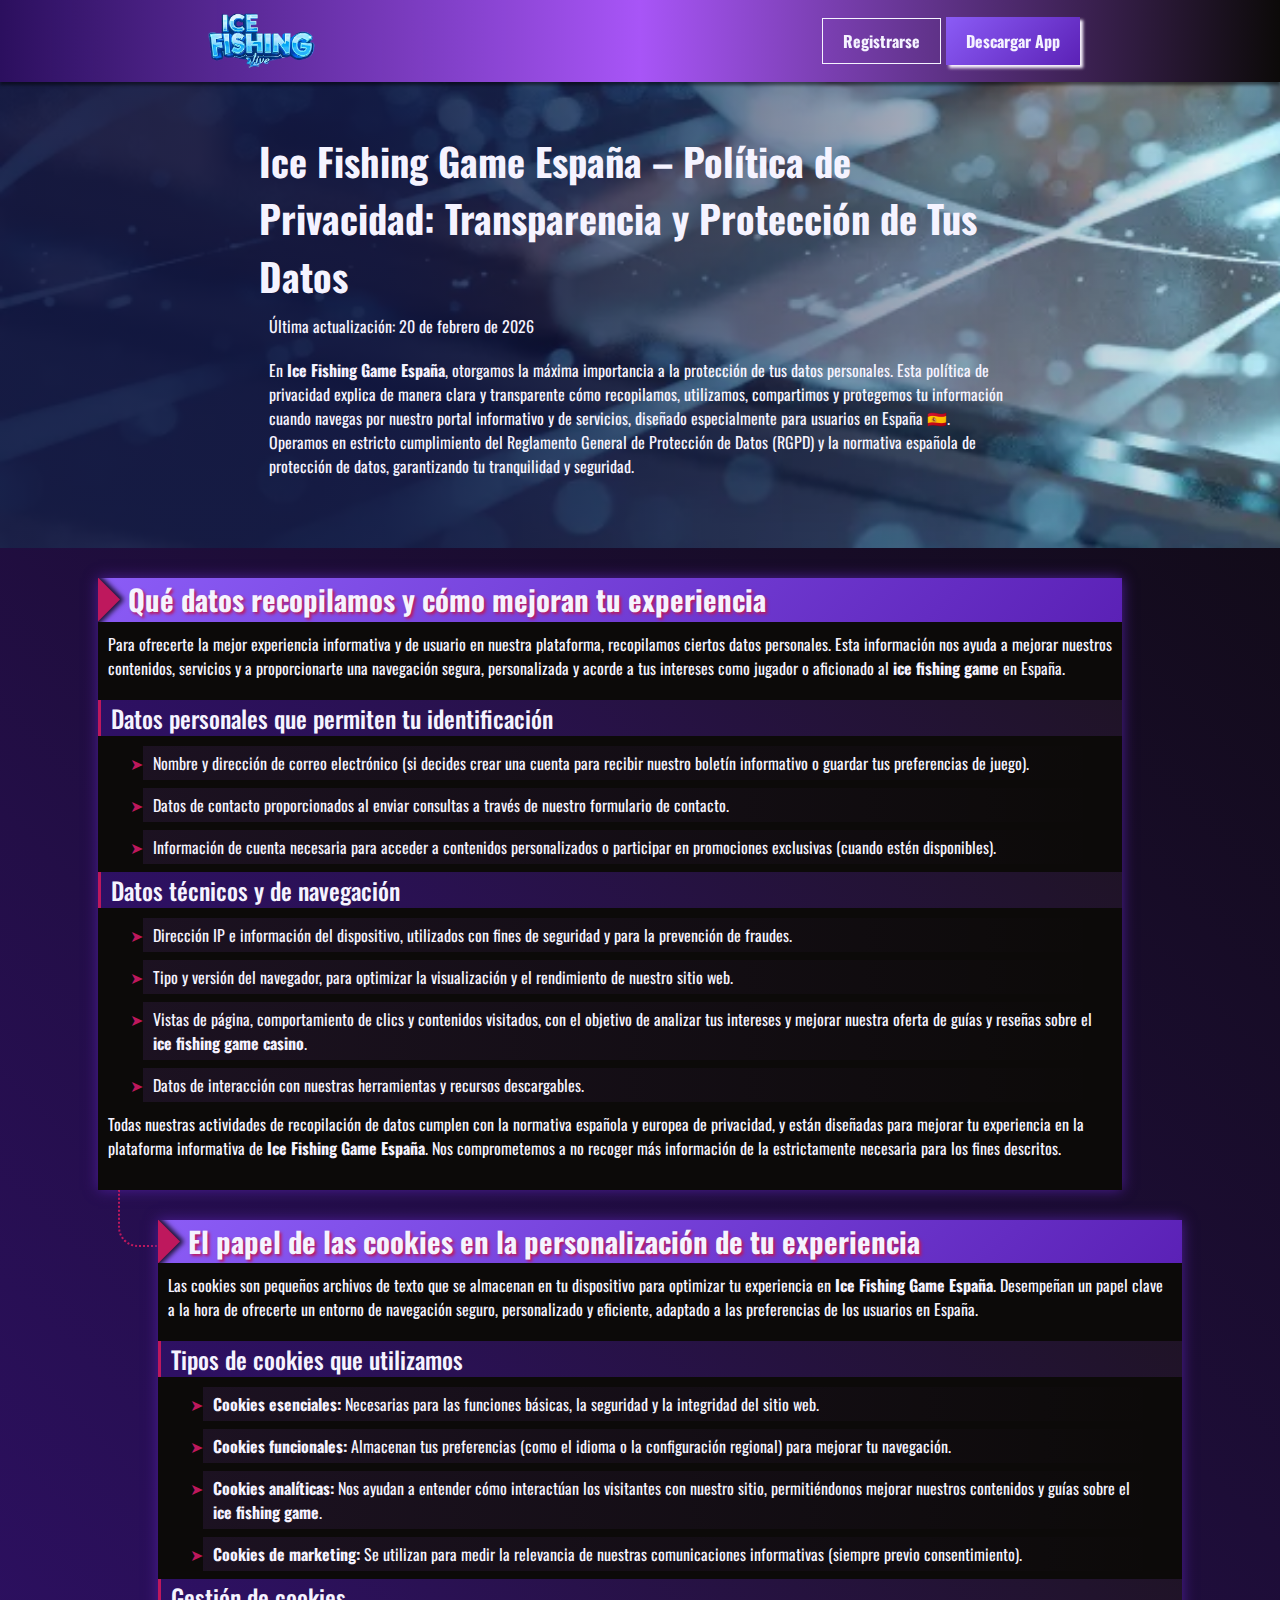
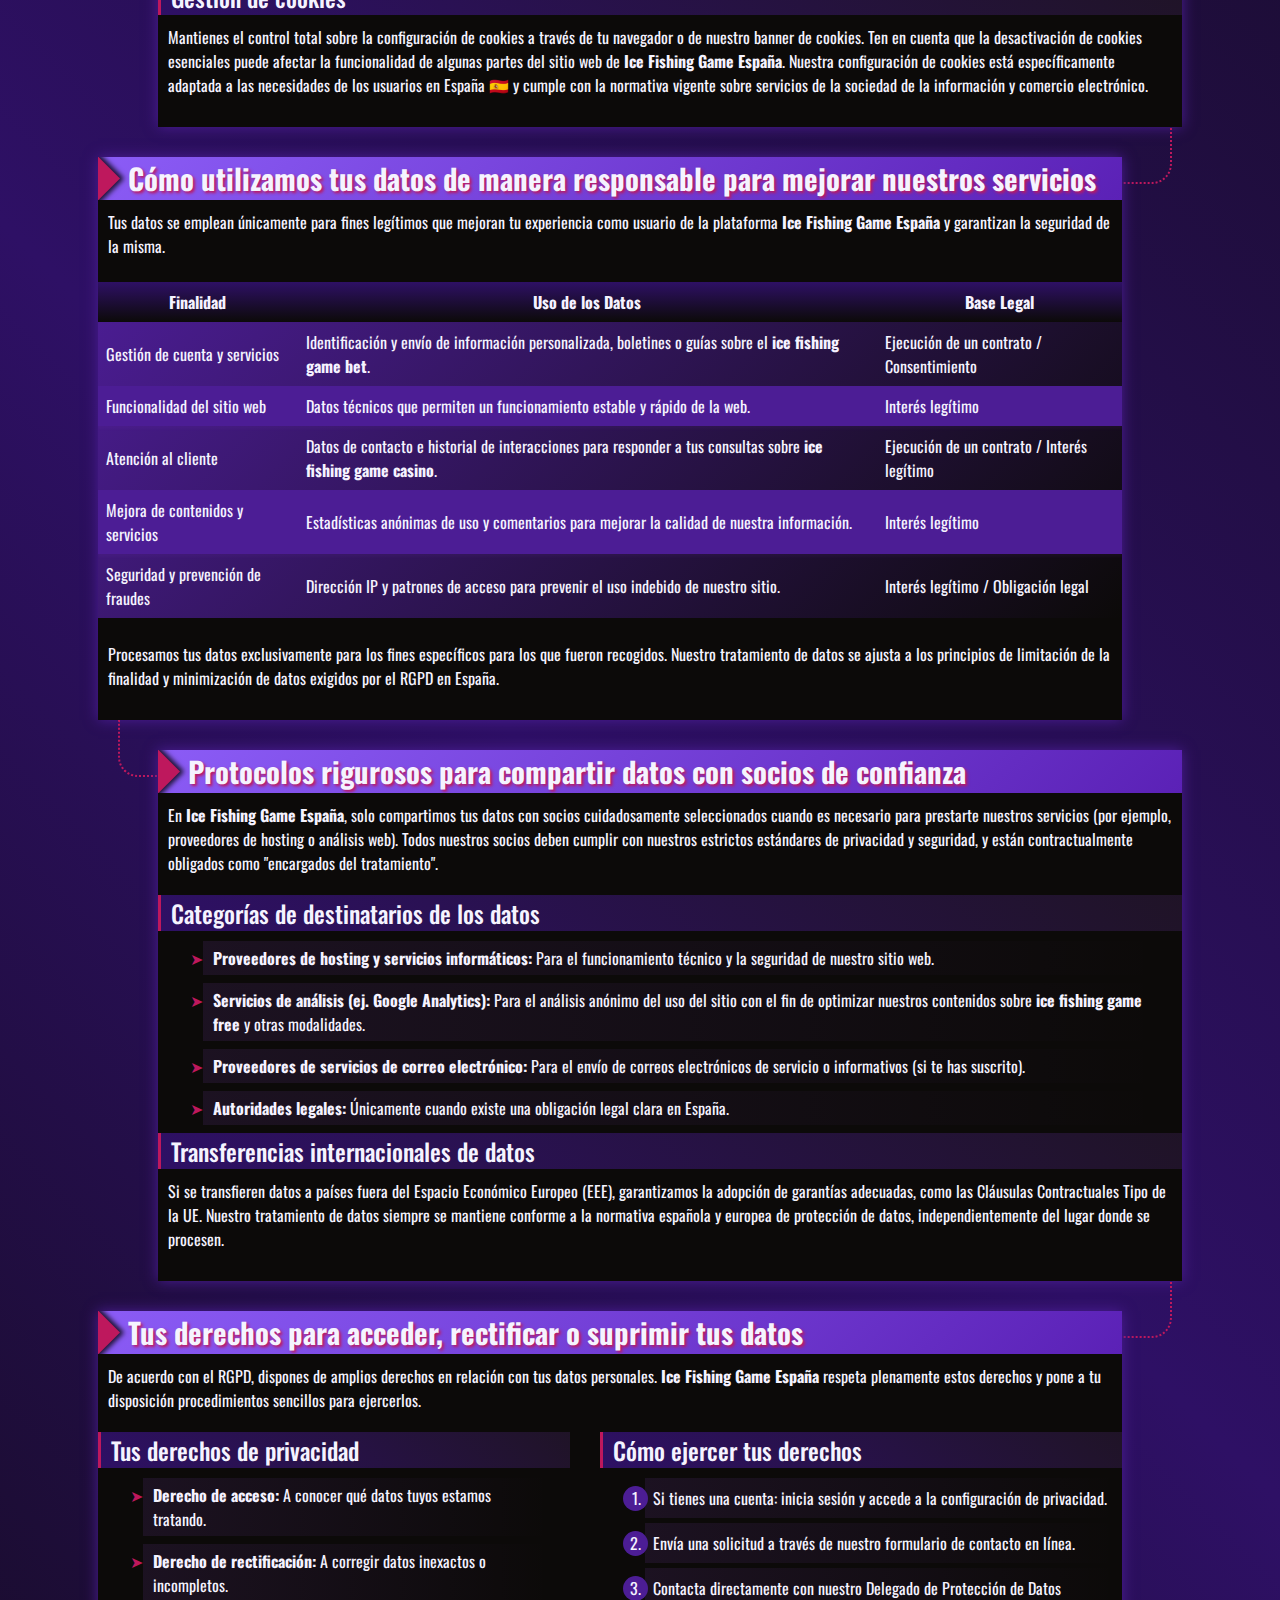
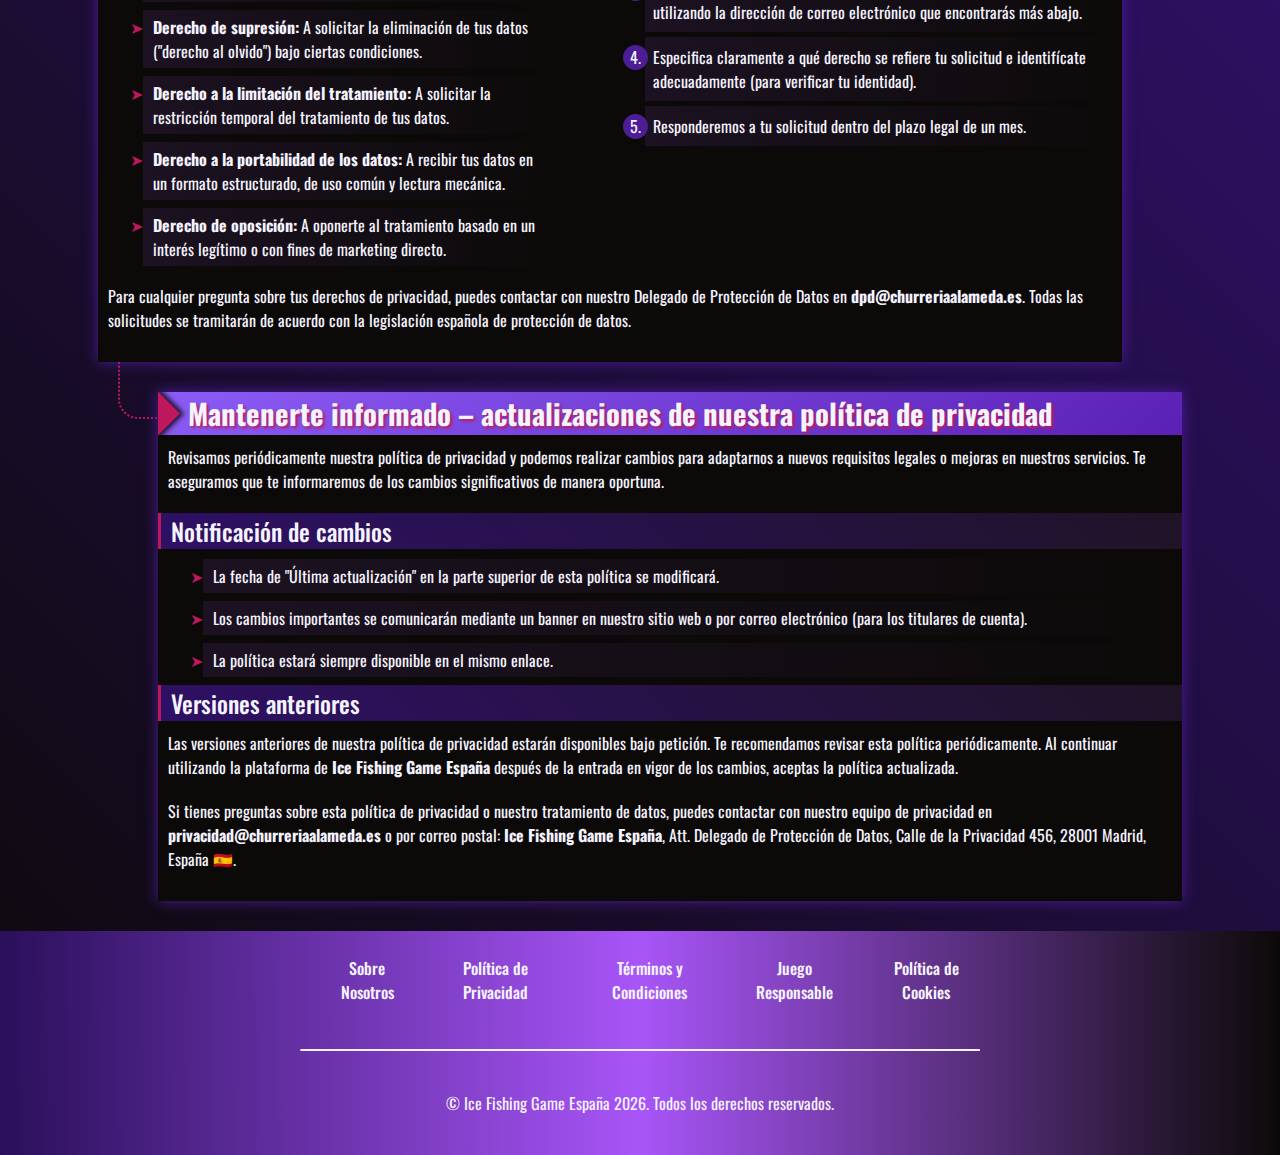
<file: privacy-policy/index.html>
<!DOCTYPE html>
<html lang="es">

<head>
    <meta charset="UTF-8">
    <meta name="viewport" content="width=device-width, initial-scale=1.0">
    <link rel="stylesheet" href="/style.css">
    <link rel="shortcut icon" href="/favicon.ico" type="image/x-icon">
    <title>Ice Fishing Game España – Política de Privacidad | Transparencia y Protección de Datos</title>
    <meta name="description"
        content="Política de privacidad de Ice Fishing Game España. Garantizamos la total transparencia en el tratamiento de tus datos. Conoce cómo los recopilamos, protegemos y utilizamos para una experiencia segura y personalizada.">

    <link rel="canonical" href="https://churreriaalameda.es/privacy-policy/">

    <meta property="og:type" content="website" />
    <meta property="og:title"
        content="Ice Fishing Game España – Política de Privacidad | Transparencia y Protección de Datos" />
    <meta property="og:description"
        content="Política de privacidad de Ice Fishing Game España. Garantizamos la total transparencia en el tratamiento de tus datos." />
    <meta property="og:url" content="https://churreriaalameda.es/privacy-policy/" />
    <meta property="og:site_name" content="Ice Fishing Game España" />
    <meta property="og:locale" content="es_ES" />

    <script type="application/ld+json">
    {
        "@context": "schema.org",
        "@type": "WebPage",
        "name": "Ice Fishing Game España – Política de Privacidad",
        "description": "Política de privacidad de Ice Fishing Game España - protección y transparencia en el tratamiento de datos para usuarios en España.",
        "url": "https://churreriaalameda.es/privacy-policy/",
        "inLanguage": "es-ES"
    }
    </script>
</head>

<body>

    <header>
        <div class="logo">
            <a href="/"><img src="/img/logo.webp" alt="Ice Fishing Game España logo" width="140" height="70"></a>
        </div>

        <div class="header-btn">
            <a href="/play/" rel="nofollow" content="noindex" class="h-violet-btn">Registrarse</a>
            <a href="/play/" rel="nofollow" content="noindex" class="h-accent-btn">Descargar App</a>
        </div>
    </header>

    <main>
        <div class="promo">
            <div class="promo-l">
                <h1>Ice Fishing Game España – Política de Privacidad: Transparencia y Protección de Tus Datos</h1>
                <p class="txt">
                    Última actualización: 20 de febrero de 2026
                </p>
                <p class="txt">
                    En <strong>Ice Fishing Game España</strong>, otorgamos la máxima importancia a la protección de tus
                    datos personales. Esta política de privacidad explica de manera clara y transparente cómo
                    recopilamos, utilizamos, compartimos y protegemos tu información cuando navegas por nuestro portal
                    informativo y de servicios, diseñado especialmente para usuarios en España 🇪🇸. Operamos en
                    estricto cumplimiento del Reglamento General de Protección de Datos (RGPD) y la normativa española
                    de protección de datos, garantizando tu tranquilidad y seguridad.
                </p>
            </div>
        </div>

        <div class="wrapper">
            <div class="container">
                <div class="container__header">
                    <h2>Qué datos recopilamos y cómo mejoran tu experiencia</h2>
                </div>
                <p class="txt">
                    Para ofrecerte la mejor experiencia informativa y de usuario en nuestra plataforma, recopilamos
                    ciertos datos personales. Esta información nos ayuda a mejorar nuestros contenidos, servicios y a
                    proporcionarte una navegación segura, personalizada y acorde a tus intereses como jugador o
                    aficionado al <strong>ice fishing game</strong> en España.
                </p>

                <h3>Datos personales que permiten tu identificación</h3>
                <ul>
                    <li>Nombre y dirección de correo electrónico (si decides crear una cuenta para recibir nuestro
                        boletín informativo o guardar tus preferencias de juego).</li>
                    <li>Datos de contacto proporcionados al enviar consultas a través de nuestro formulario de contacto.
                    </li>
                    <li>Información de cuenta necesaria para acceder a contenidos personalizados o participar en
                        promociones exclusivas (cuando estén disponibles).</li>
                </ul>

                <h3>Datos técnicos y de navegación</h3>
                <ul>
                    <li>Dirección IP e información del dispositivo, utilizados con fines de seguridad y para la
                        prevención de fraudes.</li>
                    <li>Tipo y versión del navegador, para optimizar la visualización y el rendimiento de nuestro sitio
                        web.</li>
                    <li>Vistas de página, comportamiento de clics y contenidos visitados, con el objetivo de analizar
                        tus intereses y mejorar nuestra oferta de guías y reseñas sobre el <strong>ice fishing game
                            casino</strong>.</li>
                    <li>Datos de interacción con nuestras herramientas y recursos descargables.</li>
                </ul>

                <p class="txt">
                    Todas nuestras actividades de recopilación de datos cumplen con la normativa española y europea de
                    privacidad, y están diseñadas para mejorar tu experiencia en la plataforma informativa de
                    <strong>Ice Fishing Game España</strong>. Nos comprometemos a no recoger más información de la
                    estrictamente necesaria para los fines descritos.
                </p>
            </div>

            <div class="container">
                <div class="container__header">
                    <h2>El papel de las cookies en la personalización de tu experiencia</h2>
                </div>
                <p class="txt">
                    Las cookies son pequeños archivos de texto que se almacenan en tu dispositivo para optimizar tu
                    experiencia en <strong>Ice Fishing Game España</strong>. Desempeñan un papel clave a la hora de
                    ofrecerte un entorno de navegación seguro, personalizado y eficiente, adaptado a las preferencias de
                    los usuarios en España.
                </p>

                <h3>Tipos de cookies que utilizamos</h3>
                <ul>
                    <li><strong>Cookies esenciales:</strong> Necesarias para las funciones básicas, la seguridad y la
                        integridad del sitio web.</li>
                    <li><strong>Cookies funcionales:</strong> Almacenan tus preferencias (como el idioma o la
                        configuración regional) para mejorar tu navegación.</li>
                    <li><strong>Cookies analíticas:</strong> Nos ayudan a entender cómo interactúan los visitantes con
                        nuestro sitio, permitiéndonos mejorar nuestros contenidos y guías sobre el <strong>ice fishing
                            game</strong>.</li>
                    <li><strong>Cookies de marketing:</strong> Se utilizan para medir la relevancia de nuestras
                        comunicaciones informativas (siempre previo consentimiento).</li>
                </ul>

                <h3>Gestión de cookies</h3>
                <p class="txt">
                    Mantienes el control total sobre la configuración de cookies a través de tu navegador o de nuestro
                    banner de cookies. Ten en cuenta que la desactivación de cookies esenciales puede afectar la
                    funcionalidad de algunas partes del sitio web de <strong>Ice Fishing Game España</strong>. Nuestra
                    configuración de cookies está específicamente adaptada a las necesidades de los usuarios en España
                    🇪🇸 y cumple con la normativa vigente sobre servicios de la sociedad de la información y comercio
                    electrónico.
                </p>
            </div>

            <div class="container">
                <div class="container__header">
                    <h2>Cómo utilizamos tus datos de manera responsable para mejorar nuestros servicios</h2>
                </div>
                <p class="txt">
                    Tus datos se emplean únicamente para fines legítimos que mejoran tu experiencia como usuario de la
                    plataforma <strong>Ice Fishing Game España</strong> y garantizan la seguridad de la misma.
                </p>

                <div class="table-wrapper">
                    <table>
                        <thead>
                            <tr>
                                <th>Finalidad</th>
                                <th>Uso de los Datos</th>
                                <th>Base Legal</th>
                            </tr>
                        </thead>
                        <tbody>
                            <tr>
                                <td>Gestión de cuenta y servicios</td>
                                <td>Identificación y envío de información personalizada, boletines o guías sobre el
                                    <strong>ice fishing game bet</strong>.
                                </td>
                                <td>Ejecución de un contrato / Consentimiento</td>
                            </tr>
                            <tr>
                                <td>Funcionalidad del sitio web</td>
                                <td>Datos técnicos que permiten un funcionamiento estable y rápido de la web.</td>
                                <td>Interés legítimo</td>
                            </tr>
                            <tr>
                                <td>Atención al cliente</td>
                                <td>Datos de contacto e historial de interacciones para responder a tus consultas sobre
                                    <strong>ice fishing game casino</strong>.
                                </td>
                                <td>Ejecución de un contrato / Interés legítimo</td>
                            </tr>
                            <tr>
                                <td>Mejora de contenidos y servicios</td>
                                <td>Estadísticas anónimas de uso y comentarios para mejorar la calidad de nuestra
                                    información.</td>
                                <td>Interés legítimo</td>
                            </tr>
                            <tr>
                                <td>Seguridad y prevención de fraudes</td>
                                <td>Dirección IP y patrones de acceso para prevenir el uso indebido de nuestro sitio.
                                </td>
                                <td>Interés legítimo / Obligación legal</td>
                            </tr>
                        </tbody>
                    </table>
                </div>

                <p class="txt">
                    Procesamos tus datos exclusivamente para los fines específicos para los que fueron recogidos.
                    Nuestro tratamiento de datos se ajusta a los principios de limitación de la finalidad y minimización
                    de datos exigidos por el RGPD en España.
                </p>
            </div>

            <div class="container">
                <div class="container__header">
                    <h2>Protocolos rigurosos para compartir datos con socios de confianza</h2>
                </div>
                <p class="txt">
                    En <strong>Ice Fishing Game España</strong>, solo compartimos tus datos con socios cuidadosamente
                    seleccionados cuando es necesario para prestarte nuestros servicios (por ejemplo, proveedores de
                    hosting o análisis web). Todos nuestros socios deben cumplir con nuestros estrictos estándares de
                    privacidad y seguridad, y están contractualmente obligados como "encargados del tratamiento".
                </p>

                <h3>Categorías de destinatarios de los datos</h3>
                <ul>
                    <li><strong>Proveedores de hosting y servicios informáticos:</strong> Para el funcionamiento técnico
                        y la seguridad de nuestro sitio web.</li>
                    <li><strong>Servicios de análisis (ej. Google Analytics):</strong> Para el análisis anónimo del uso
                        del sitio con el fin de optimizar nuestros contenidos sobre <strong>ice fishing game
                            free</strong> y otras modalidades.</li>
                    <li><strong>Proveedores de servicios de correo electrónico:</strong> Para el envío de correos
                        electrónicos de servicio o informativos (si te has suscrito).</li>
                    <li><strong>Autoridades legales:</strong> Únicamente cuando existe una obligación legal clara en
                        España.</li>
                </ul>

                <h3>Transferencias internacionales de datos</h3>
                <p class="txt">
                    Si se transfieren datos a países fuera del Espacio Económico Europeo (EEE), garantizamos la adopción
                    de garantías adecuadas, como las Cláusulas Contractuales Tipo de la UE. Nuestro tratamiento de datos
                    siempre se mantiene conforme a la normativa española y europea de protección de datos,
                    independientemente del lugar donde se procesen.
                </p>
            </div>

            <div class="container">
                <div class="container__header">
                    <h2>Tus derechos para acceder, rectificar o suprimir tus datos</h2>
                </div>
                <p class="txt">
                    De acuerdo con el RGPD, dispones de amplios derechos en relación con tus datos personales.
                    <strong>Ice Fishing Game España</strong> respeta plenamente estos derechos y pone a tu disposición
                    procedimientos sencillos para ejercerlos.
                </p>

                <div class="comparison-list">
                    <div>
                        <h3>Tus derechos de privacidad</h3>
                        <ul>
                            <li><strong>Derecho de acceso:</strong> A conocer qué datos tuyos estamos tratando.</li>
                            <li><strong>Derecho de rectificación:</strong> A corregir datos inexactos o incompletos.
                            </li>
                            <li><strong>Derecho de supresión:</strong> A solicitar la eliminación de tus datos ("derecho
                                al olvido") bajo ciertas condiciones.</li>
                            <li><strong>Derecho a la limitación del tratamiento:</strong> A solicitar la restricción
                                temporal del tratamiento de tus datos.</li>
                            <li><strong>Derecho a la portabilidad de los datos:</strong> A recibir tus datos en un
                                formato estructurado, de uso común y lectura mecánica.</li>
                            <li><strong>Derecho de oposición:</strong> A oponerte al tratamiento basado en un interés
                                legítimo o con fines de marketing directo.</li>
                        </ul>
                    </div>

                    <div>
                        <h3>Cómo ejercer tus derechos</h3>
                        <ol>
                            <li>Si tienes una cuenta: inicia sesión y accede a la configuración de privacidad.</li>
                            <li>Envía una solicitud a través de nuestro <a href="/contact/">formulario de contacto</a>
                                en línea.</li>
                            <li>Contacta directamente con nuestro Delegado de Protección de Datos utilizando la
                                dirección de correo electrónico que encontrarás más abajo.</li>
                            <li>Especifica claramente a qué derecho se refiere tu solicitud e identifícate adecuadamente
                                (para verificar tu identidad).</li>
                            <li>Responderemos a tu solicitud dentro del plazo legal de un mes.</li>
                        </ol>
                    </div>
                </div>

                <p class="txt">
                    Para cualquier pregunta sobre tus derechos de privacidad, puedes contactar con nuestro Delegado de
                    Protección de Datos en <strong>dpd@churreriaalameda.es</strong>. Todas las solicitudes se tramitarán
                    de acuerdo con la legislación española de protección de datos.
                </p>
            </div>

            <div class="container">
                <div class="container__header">
                    <h2>Mantenerte informado – actualizaciones de nuestra política de privacidad</h2>
                </div>
                <p class="txt">
                    Revisamos periódicamente nuestra política de privacidad y podemos realizar cambios para adaptarnos a
                    nuevos requisitos legales o mejoras en nuestros servicios. Te aseguramos que te informaremos de los
                    cambios significativos de manera oportuna.
                </p>

                <h3>Notificación de cambios</h3>
                <ul>
                    <li>La fecha de "Última actualización" en la parte superior de esta política se modificará.</li>
                    <li>Los cambios importantes se comunicarán mediante un banner en nuestro sitio web o por correo
                        electrónico (para los titulares de cuenta).</li>
                    <li>La política estará siempre disponible en el mismo enlace.</li>
                </ul>

                <h3>Versiones anteriores</h3>
                <p class="txt">
                    Las versiones anteriores de nuestra política de privacidad estarán disponibles bajo petición. Te
                    recomendamos revisar esta política periódicamente. Al continuar utilizando la plataforma de
                    <strong>Ice Fishing Game España</strong> después de la entrada en vigor de los cambios, aceptas la
                    política actualizada.
                </p>

                <p class="txt">
                    Si tienes preguntas sobre esta política de privacidad o nuestro tratamiento de datos, puedes
                    contactar con nuestro equipo de privacidad en <strong>privacidad@churreriaalameda.es</strong> o por
                    correo postal: <strong>Ice Fishing Game España</strong>, Att. Delegado de Protección de Datos, Calle
                    de la Privacidad 456, 28001 Madrid, España 🇪🇸.
                </p>
            </div>
        </div>
    </main>

    <footer>
        <ul class="f-nav">
            <li>
                <a href="/about-us/">Sobre Nosotros</a>
            </li>
            <li>
                <a href="/privacy-policy/">Política de Privacidad</a>
            </li>
            <li>
                <a href="/terms-and-conditions/">Términos y Condiciones</a>
            </li>
            <li>
                <a href="/responsible-gambling/">Juego Responsable</a>
            </li>
            <li>
                <a href="/cookie-policy/">Política de Cookies</a>
            </li>
        </ul>

        <hr>

        <p class="txt">
            © Ice Fishing Game España 2026. Todos los derechos reservados.
        </p>
    </footer>
</body>

</html>
</file>
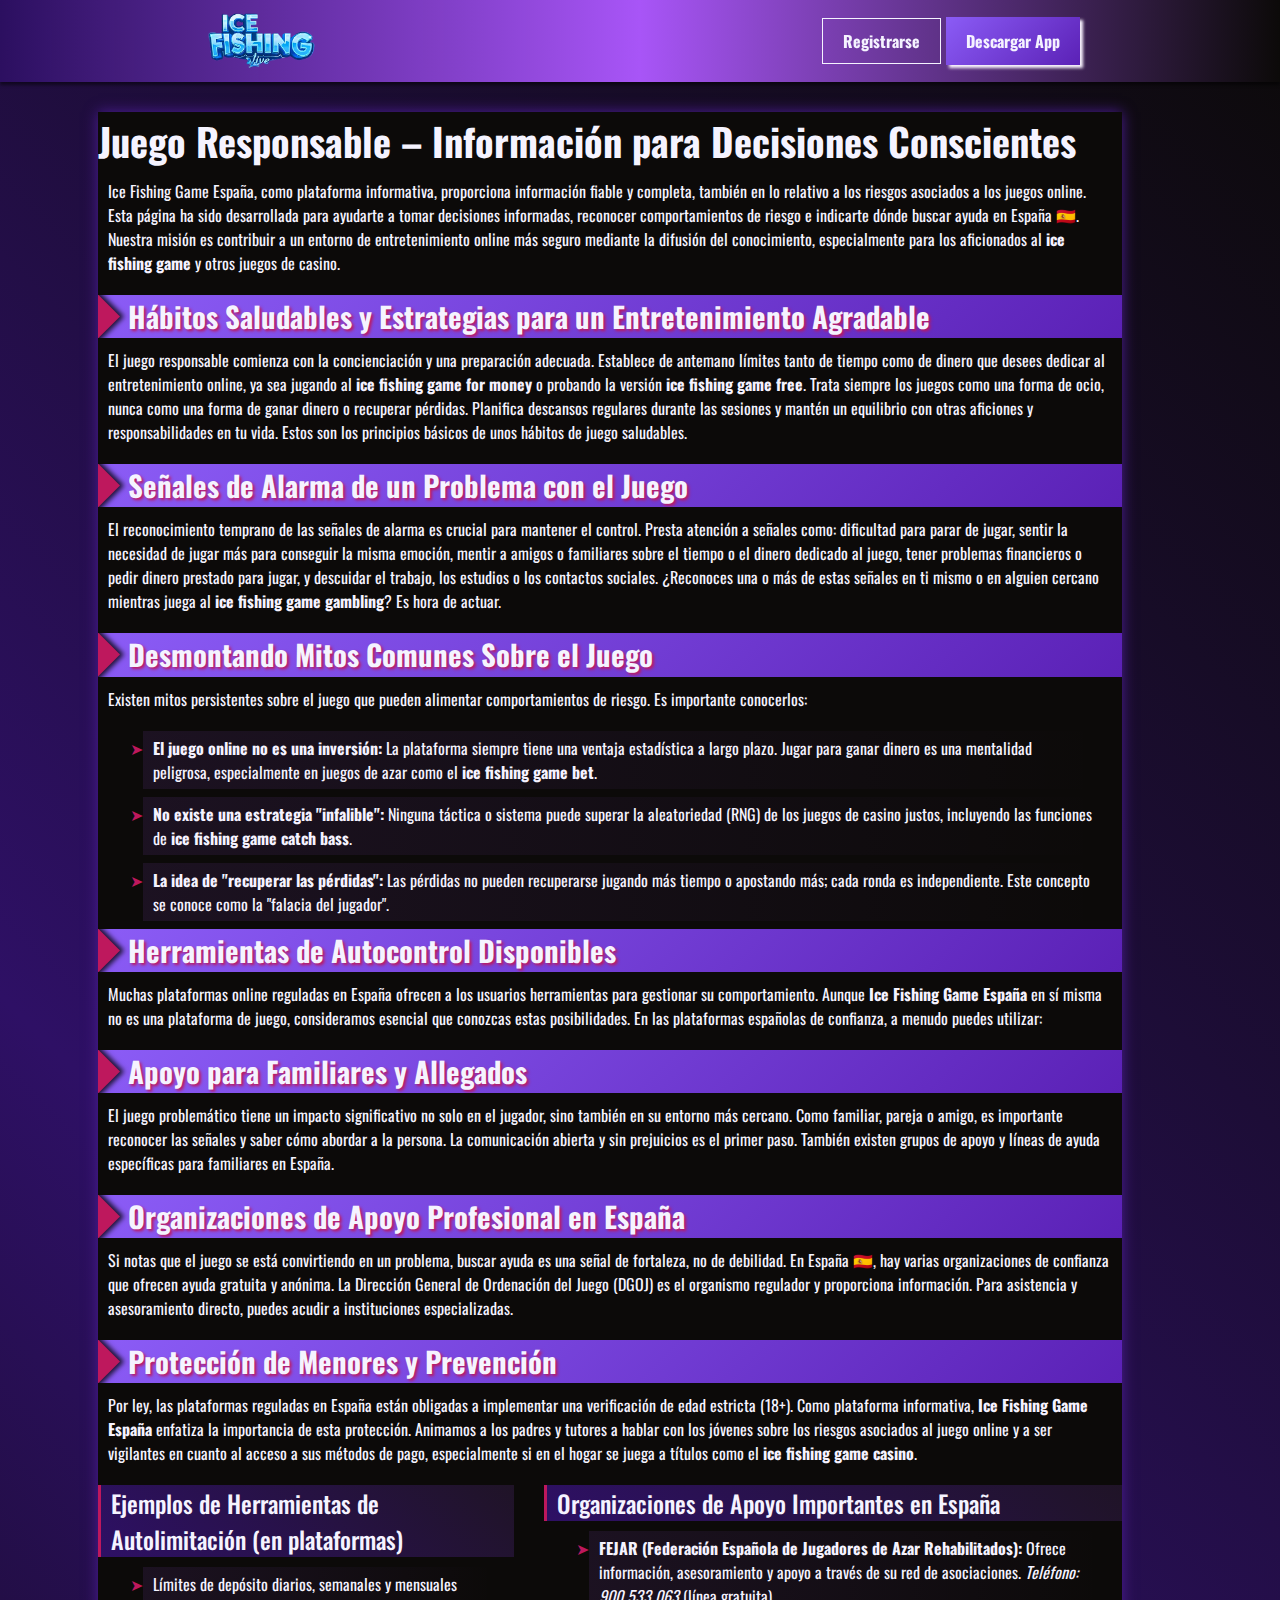
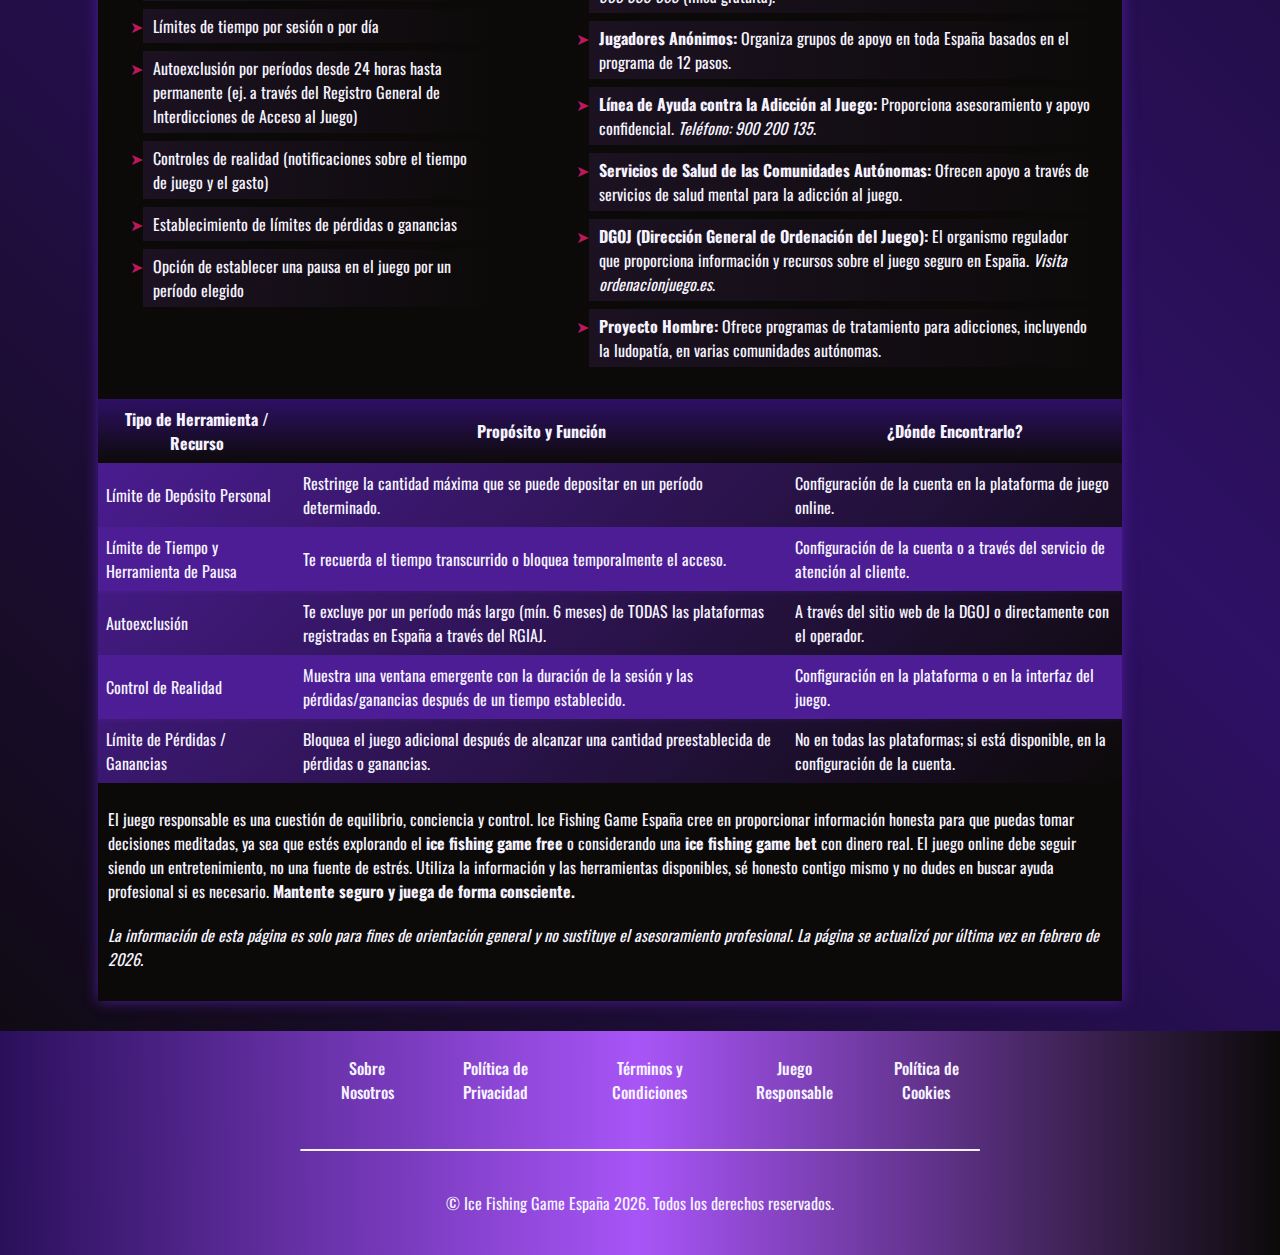
<file: responsible-gambling/index.html>
<!DOCTYPE html>
<html lang="es">

<head>
    <meta charset="UTF-8">
    <meta name="viewport" content="width=device-width, initial-scale=1.0">
    <link rel="stylesheet" href="/style.css">
    <link rel="shortcut icon" href="/favicon.ico" type="image/x-icon">
    <title>Juego Responsable – Información y Apoyo a través de Ice Fishing Game España</title>
    <meta name="description"
        content="Ice Fishing Game España proporciona información sobre el juego responsable. Aprende a reconocer comportamientos de riesgo, descubre herramientas de autocontrol y encuentra organizaciones de apoyo profesional para un disfrute seguro y consciente del entretenimiento online.">

    <link rel="canonical" href="https://churreriaalameda.es/responsible-gambling/">

    <meta property="og:type" content="website" />
    <meta property="og:title" content="Juego Responsable – Información y Apoyo a través de Ice Fishing Game España" />
    <meta property="og:description"
        content="Ice Fishing Game España proporciona información sobre el juego responsable. Aprende a reconocer comportamientos de riesgo y encuentra herramientas efectivas de autocontrol." />
    <meta property="og:url" content="https://churreriaalameda.es/responsible-gambling/" />
    <meta property="og:site_name" content="Ice Fishing Game España" />
    <meta property="og:locale" content="es_ES" />

    <meta name="twitter:card" content="summary" />
    <meta name="twitter:title" content="Juego Responsable – Información de Ice Fishing Game España" />
    <meta name="twitter:description"
        content="Estrategias y herramientas para un disfrute saludable y consciente del entretenimiento online, desarrolladas por Ice Fishing Game España." />
</head>

<body>

    <header>
        <div class="logo">
            <a href="/"><img src="/img/logo.webp" alt="Ice Fishing Game España logo" width="140" height="70"></a>
        </div>

        <div class="header-btn">
            <a href="/play/" rel="nofollow" content="noindex" class="h-violet-btn">Registrarse</a>
            <a href="/play/" rel="nofollow" content="noindex" class="h-accent-btn">Descargar App</a>
        </div>
    </header>

    <main>
        <div class="wrapper">
            <div class="container">
                <h1>Juego Responsable – Información para Decisiones Conscientes</h1>
                <p class="txt">
                    Ice Fishing Game España, como plataforma informativa, proporciona información fiable y completa,
                    también en lo relativo a los riesgos asociados a los juegos online. Esta página ha sido desarrollada
                    para ayudarte a tomar decisiones informadas, reconocer comportamientos de riesgo e indicarte dónde
                    buscar ayuda en España 🇪🇸. Nuestra misión es contribuir a un entorno de entretenimiento online más
                    seguro mediante la difusión del conocimiento, especialmente para los aficionados al <strong>ice
                        fishing game</strong> y otros juegos de casino.
                </p>

                <div class="container__header">
                    <h2>Hábitos Saludables y Estrategias para un Entretenimiento Agradable</h2>
                </div>
                <p class="txt">
                    El juego responsable comienza con la concienciación y una preparación adecuada. Establece de
                    antemano límites tanto de tiempo como de dinero que desees dedicar al entretenimiento online, ya sea
                    jugando al <strong>ice fishing game for money</strong> o probando la versión <strong>ice fishing
                        game free</strong>. Trata siempre los juegos como una forma de ocio, nunca como una forma de
                    ganar dinero o recuperar pérdidas. Planifica descansos regulares durante las sesiones y mantén un
                    equilibrio con otras aficiones y responsabilidades en tu vida. Estos son los principios básicos de
                    unos hábitos de juego saludables.
                </p>

                <div class="container__header">
                    <h2>Señales de Alarma de un Problema con el Juego</h2>
                </div>
                <p class="txt">
                    El reconocimiento temprano de las señales de alarma es crucial para mantener el control. Presta
                    atención a señales como: dificultad para parar de jugar, sentir la necesidad de jugar más para
                    conseguir la misma emoción, mentir a amigos o familiares sobre el tiempo o el dinero dedicado al
                    juego, tener problemas financieros o pedir dinero prestado para jugar, y descuidar el trabajo, los
                    estudios o los contactos sociales. ¿Reconoces una o más de estas señales en ti mismo o en alguien
                    cercano mientras juega al <strong>ice fishing game gambling</strong>? Es hora de actuar.
                </p>

                <div class="container__header">
                    <h2>Desmontando Mitos Comunes Sobre el Juego</h2>
                </div>
                <p class="txt">
                    Existen mitos persistentes sobre el juego que pueden alimentar comportamientos de riesgo. Es
                    importante conocerlos:
                <ul>
                    <li><strong>El juego online no es una inversión:</strong> La plataforma siempre tiene una ventaja
                        estadística a largo plazo. Jugar para ganar dinero es una mentalidad peligrosa, especialmente en
                        juegos de azar como el <strong>ice fishing game bet</strong>.</li>
                    <li><strong>No existe una estrategia "infalible":</strong> Ninguna táctica o sistema puede superar
                        la aleatoriedad (RNG) de los juegos de casino justos, incluyendo las funciones de <strong>ice
                            fishing game catch bass</strong>.</li>
                    <li><strong>La idea de "recuperar las pérdidas":</strong> Las pérdidas no pueden recuperarse jugando
                        más tiempo o apostando más; cada ronda es independiente. Este concepto se conoce como la
                        "falacia del jugador".</li>
                </ul>
                </p>

                <div class="container__header">
                    <h2>Herramientas de Autocontrol Disponibles</h2>
                </div>
                <p class="txt">
                    Muchas plataformas online reguladas en España ofrecen a los usuarios herramientas para gestionar su
                    comportamiento. Aunque <strong>Ice Fishing Game España</strong> en sí misma no es una plataforma de
                    juego, consideramos esencial que conozcas estas posibilidades. En las plataformas españolas de
                    confianza, a menudo puedes utilizar:
                </p>

                <div class="container__header">
                    <h2>Apoyo para Familiares y Allegados</h2>
                </div>
                <p class="txt">
                    El juego problemático tiene un impacto significativo no solo en el jugador, sino también en su
                    entorno más cercano. Como familiar, pareja o amigo, es importante reconocer las señales y saber cómo
                    abordar a la persona. La comunicación abierta y sin prejuicios es el primer paso. También existen
                    grupos de apoyo y líneas de ayuda específicas para familiares en España.
                </p>

                <div class="container__header">
                    <h2>Organizaciones de Apoyo Profesional en España</h2>
                </div>
                <p class="txt">
                    Si notas que el juego se está convirtiendo en un problema, buscar ayuda es una señal de fortaleza,
                    no de debilidad. En España 🇪🇸, hay varias organizaciones de confianza que ofrecen ayuda gratuita y
                    anónima. La Dirección General de Ordenación del Juego (DGOJ) es el organismo regulador y proporciona
                    información. Para asistencia y asesoramiento directo, puedes acudir a instituciones especializadas.
                </p>

                <div class="container__header">
                    <h2>Protección de Menores y Prevención</h2>
                </div>
                <p class="txt">
                    Por ley, las plataformas reguladas en España están obligadas a implementar una verificación de edad
                    estricta (18+). Como plataforma informativa, <strong>Ice Fishing Game España</strong> enfatiza la
                    importancia de esta protección. Animamos a los padres y tutores a hablar con los jóvenes sobre los
                    riesgos asociados al juego online y a ser vigilantes en cuanto al acceso a sus métodos de pago,
                    especialmente si en el hogar se juega a títulos como el <strong>ice fishing game casino</strong>.
                </p>

                <div class="comparison-list">
                    <div>
                        <h3>Ejemplos de Herramientas de Autolimitación (en plataformas)</h3>
                        <ul>
                            <li>Límites de depósito diarios, semanales y mensuales</li>
                            <li>Límites de tiempo por sesión o por día</li>
                            <li>Autoexclusión por períodos desde 24 horas hasta permanente (ej. a través del Registro
                                General de Interdicciones de Acceso al Juego)</li>
                            <li>Controles de realidad (notificaciones sobre el tiempo de juego y el gasto)</li>
                            <li>Establecimiento de límites de pérdidas o ganancias</li>
                            <li>Opción de establecer una pausa en el juego por un período elegido</li>
                        </ul>
                    </div>

                    <div>
                        <h3>Organizaciones de Apoyo Importantes en España</h3>
                        <ul>
                            <li><strong>FEJAR (Federación Española de Jugadores de Azar Rehabilitados):</strong> Ofrece
                                información, asesoramiento y apoyo a través de su red de asociaciones. <em>Teléfono: 900
                                    533 063</em> (línea gratuita).</li>
                            <li><strong>Jugadores Anónimos:</strong> Organiza grupos de apoyo en toda España basados en
                                el programa de 12 pasos.</li>
                            <li><strong>Línea de Ayuda contra la Adicción al Juego:</strong> Proporciona asesoramiento y
                                apoyo confidencial. <em>Teléfono: 900 200 135</em>.</li>
                            <li><strong>Servicios de Salud de las Comunidades Autónomas:</strong> Ofrecen apoyo a través
                                de servicios de salud mental para la adicción al juego.</li>
                            <li><strong>DGOJ (Dirección General de Ordenación del Juego):</strong> El organismo
                                regulador que proporciona información y recursos sobre el juego seguro en España.
                                <em>Visita ordenacionjuego.es</em>.
                            </li>
                            <li><strong>Proyecto Hombre:</strong> Ofrece programas de tratamiento para adicciones,
                                incluyendo la ludopatía, en varias comunidades autónomas.</li>
                        </ul>
                    </div>
                </div>

                <div class="table-wrapper">
                    <table>
                        <thead>
                            <tr>
                                <th>Tipo de Herramienta / Recurso</th>
                                <th>Propósito y Función</th>
                                <th>¿Dónde Encontrarlo?</th>
                            </tr>
                        </thead>
                        <tbody>
                            <tr>
                                <td>Límite de Depósito Personal</td>
                                <td>Restringe la cantidad máxima que se puede depositar en un período determinado.</td>
                                <td>Configuración de la cuenta en la plataforma de juego online.</td>
                            </tr>
                            <tr>
                                <td>Límite de Tiempo y Herramienta de Pausa</td>
                                <td>Te recuerda el tiempo transcurrido o bloquea temporalmente el acceso.</td>
                                <td>Configuración de la cuenta o a través del servicio de atención al cliente.</td>
                            </tr>
                            <tr>
                                <td>Autoexclusión</td>
                                <td>Te excluye por un período más largo (mín. 6 meses) de TODAS las plataformas
                                    registradas en España a través del RGIAJ.</td>
                                <td>A través del sitio web de la DGOJ o directamente con el operador.</td>
                            </tr>
                            <tr>
                                <td>Control de Realidad</td>
                                <td>Muestra una ventana emergente con la duración de la sesión y las pérdidas/ganancias
                                    después de un tiempo establecido.</td>
                                <td>Configuración en la plataforma o en la interfaz del juego.</td>
                            </tr>
                            <tr>
                                <td>Límite de Pérdidas / Ganancias</td>
                                <td>Bloquea el juego adicional después de alcanzar una cantidad preestablecida de
                                    pérdidas o ganancias.</td>
                                <td>No en todas las plataformas; si está disponible, en la configuración de la cuenta.
                                </td>
                            </tr>
                        </tbody>
                    </table>
                </div>

                <p class="txt">
                    El juego responsable es una cuestión de equilibrio, conciencia y control. Ice Fishing Game España
                    cree en proporcionar información honesta para que puedas tomar decisiones meditadas, ya sea que
                    estés explorando el <strong>ice fishing game free</strong> o considerando una <strong>ice fishing
                        game bet</strong> con dinero real. El juego online debe seguir siendo un entretenimiento, no una
                    fuente de estrés. Utiliza la información y las herramientas disponibles, sé honesto contigo mismo y
                    no dudes en buscar ayuda profesional si es necesario.
                    <strong>Mantente seguro y juega de forma consciente.</strong>
                </p>
                <p class="txt"><em>La información de esta página es solo para fines de orientación general y no
                        sustituye el asesoramiento profesional. La página se actualizó por última vez en febrero de
                        2026.</em></p>
            </div>
        </div>
    </main>

    <footer>
        <ul class="f-nav">
            <li>
                <a href="/about-us/">Sobre Nosotros</a>
            </li>
            <li>
                <a href="/privacy-policy/">Política de Privacidad</a>
            </li>
            <li>
                <a href="/terms-and-conditions/">Términos y Condiciones</a>
            </li>
            <li>
                <a href="/responsible-gambling/">Juego Responsable</a>
            </li>
            <li>
                <a href="/cookie-policy/">Política de Cookies</a>
            </li>
        </ul>

        <hr>

        <p class="txt">
            © Ice Fishing Game España 2026. Todos los derechos reservados.
        </p>
    </footer>
</body>

</html>
</file>
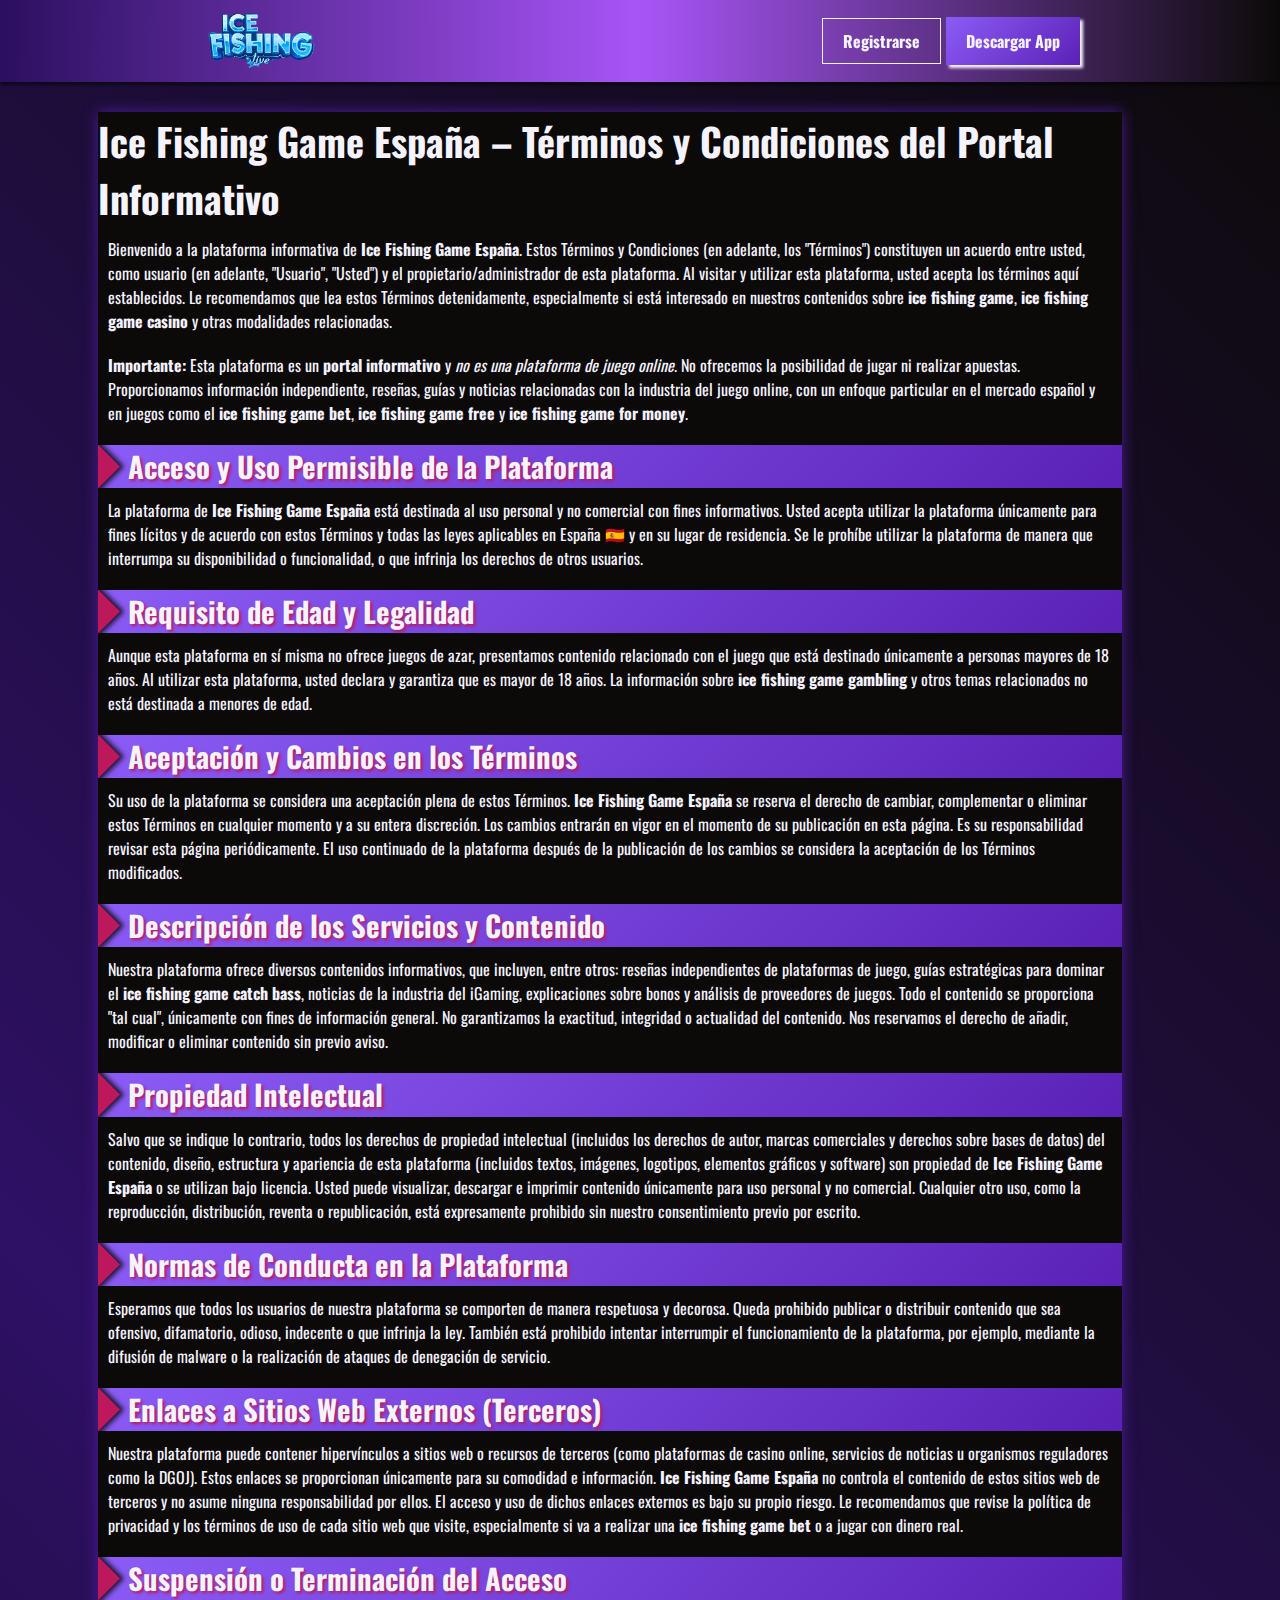
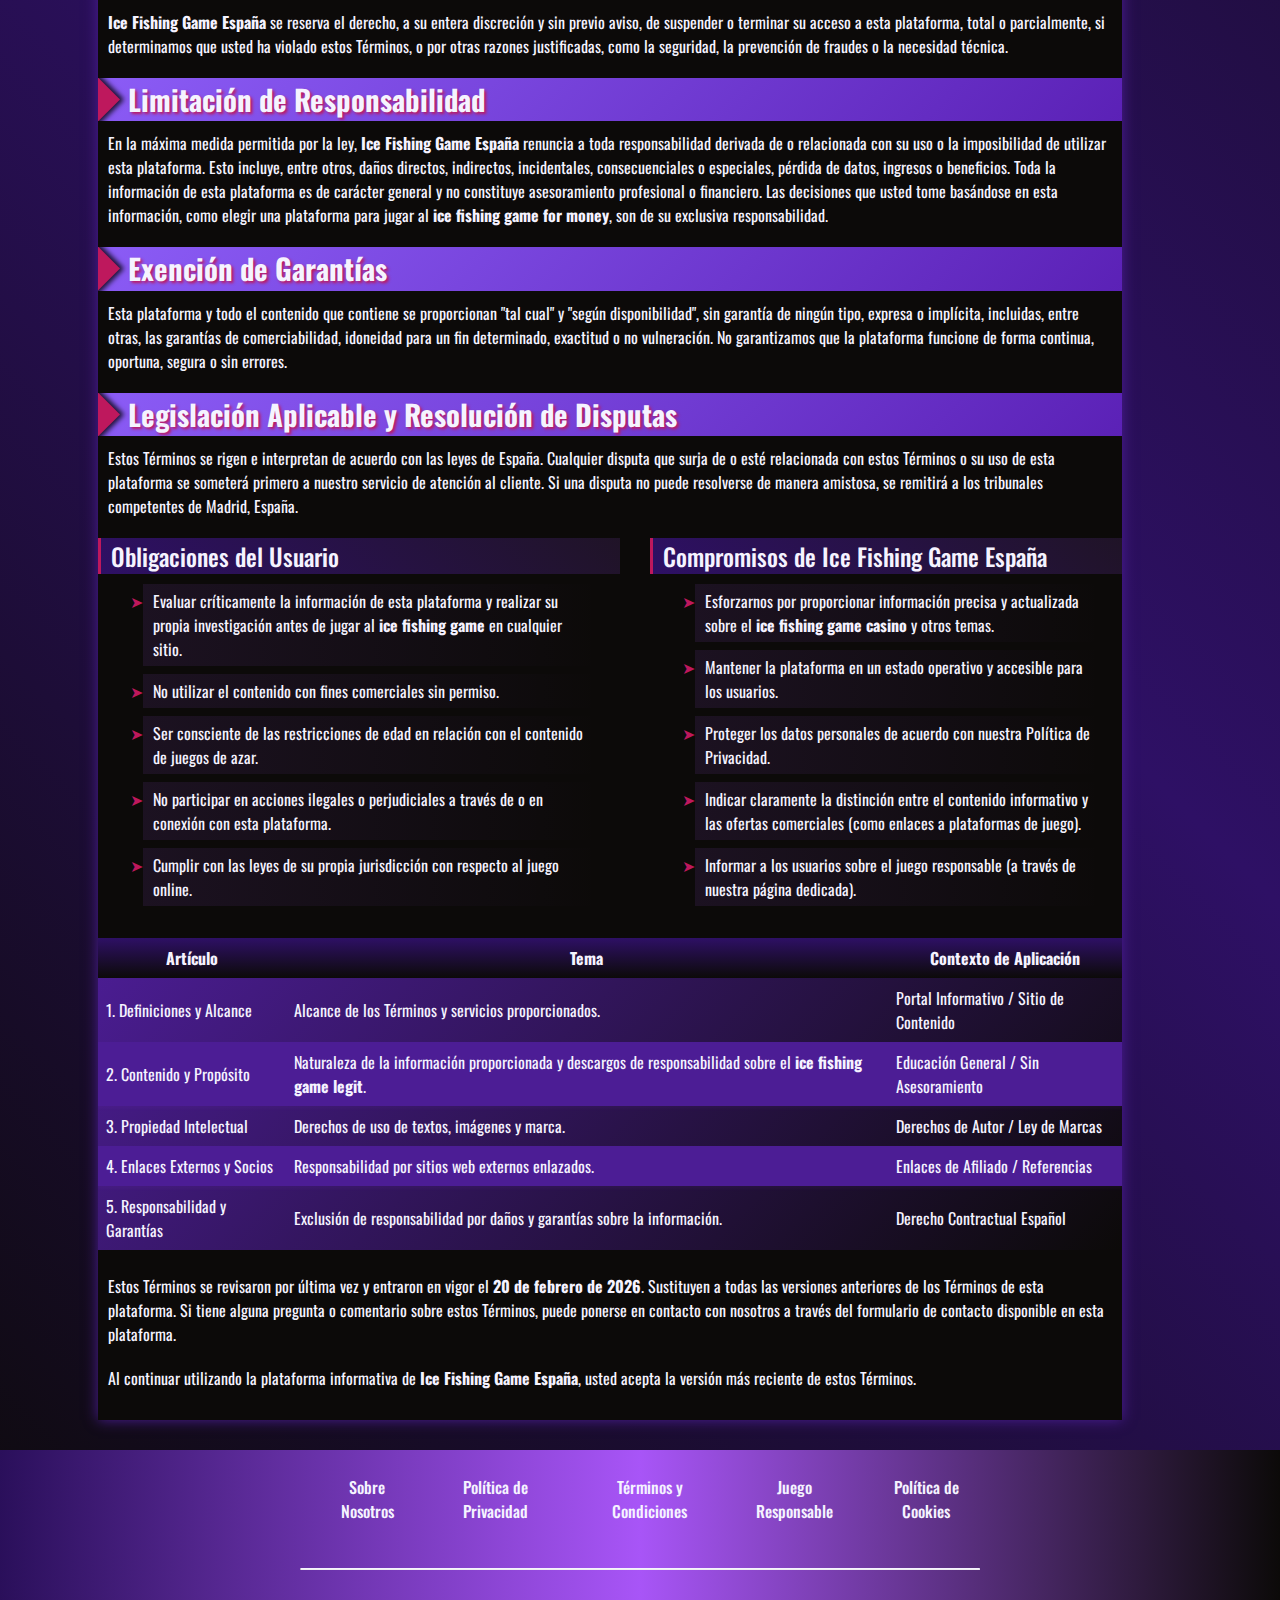
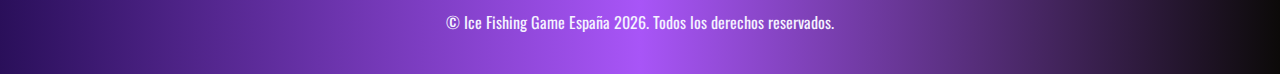
<file: terms-and-conditions/index.html>
<!DOCTYPE html>
<html lang="es">

<head>
    <meta charset="UTF-8">
    <meta name="viewport" content="width=device-width, initial-scale=1.0">
    <link rel="stylesheet" href="/style.css">
    <link rel="shortcut icon" href="/favicon.ico" type="image/x-icon">
    <title>Términos y Condiciones – Plataforma Informativa Ice Fishing Game España</title>
    <meta name="description"
        content="Al utilizar la plataforma de Ice Fishing Game España, aceptas estos Términos y Condiciones, que definen nuestros servicios, describen tus derechos y promueven el uso responsable de nuestra información.">

    <link rel="canonical" href="https://churreriaalameda.es/terms-and-conditions/">

    <meta property="og:type" content="website" />
    <meta property="og:title" content="Términos y Condiciones – Plataforma Informativa Ice Fishing Game España" />
    <meta property="og:description"
        content="Consulta los Términos y Condiciones de la plataforma informativa de Ice Fishing Game España para una comprensión clara del alcance de los servicios proporcionados." />
    <meta property="og:url" content="https://churreriaalameda.es/terms-and-conditions/" />
    <meta property="og:site_name" content="Ice Fishing Game España" />
    <meta property="og:locale" content="es_ES" />

    <meta name="twitter:card" content="summary" />
    <meta name="twitter:title" content="Términos y Condiciones - Ice Fishing Game España" />
    <meta name="twitter:description"
        content="Términos de uso oficiales del portal informativo de Ice Fishing Game España." />
</head>

<body>

    <header>
        <div class="logo">
            <a href="/"><img src="/img/logo.webp" alt="Ice Fishing Game España logo" width="140" height="70"></a>
        </div>

        <div class="header-btn">
            <a href="/play/" rel="nofollow" content="noindex" class="h-violet-btn">Registrarse</a>
            <a href="/play/" rel="nofollow" content="noindex" class="h-accent-btn">Descargar App</a>
        </div>
    </header>

    <main>
        <div class="wrapper">
            <div class="container">
                <h1>Ice Fishing Game España – Términos y Condiciones del Portal Informativo</h1>
                <p class="txt">
                    Bienvenido a la plataforma informativa de <strong>Ice Fishing Game España</strong>. Estos Términos y
                    Condiciones (en adelante, los "Términos") constituyen un acuerdo entre usted, como usuario (en
                    adelante, "Usuario", "Usted") y el propietario/administrador de esta plataforma. Al visitar y
                    utilizar esta plataforma, usted acepta los términos aquí establecidos. Le recomendamos que lea estos
                    Términos detenidamente, especialmente si está interesado en nuestros contenidos sobre <strong>ice
                        fishing game</strong>, <strong>ice fishing game casino</strong> y otras modalidades
                    relacionadas.
                </p>
                <p class="txt">
                    <strong>Importante:</strong> Esta plataforma es un <strong>portal informativo</strong> y <em>no es
                        una plataforma de juego online</em>. No ofrecemos la posibilidad de jugar ni realizar apuestas.
                    Proporcionamos información independiente, reseñas, guías y noticias relacionadas con la industria
                    del juego online, con un enfoque particular en el mercado español y en juegos como el <strong>ice
                        fishing game bet</strong>, <strong>ice fishing game free</strong> y <strong>ice fishing game for
                        money</strong>.
                </p>

                <div class="container__header">
                    <h2>Acceso y Uso Permisible de la Plataforma</h2>
                </div>
                <p class="txt">
                    La plataforma de <strong>Ice Fishing Game España</strong> está destinada al uso personal y no
                    comercial con fines informativos. Usted acepta utilizar la plataforma únicamente para fines lícitos
                    y de acuerdo con estos Términos y todas las leyes aplicables en España 🇪🇸 y en su lugar de
                    residencia. Se le prohíbe utilizar la plataforma de manera que interrumpa su disponibilidad o
                    funcionalidad, o que infrinja los derechos de otros usuarios.
                </p>

                <div class="container__header">
                    <h2>Requisito de Edad y Legalidad</h2>
                </div>
                <p class="txt">
                    Aunque esta plataforma en sí misma no ofrece juegos de azar, presentamos contenido relacionado con
                    el juego que está destinado únicamente a personas mayores de 18 años. Al utilizar esta plataforma,
                    usted declara y garantiza que es mayor de 18 años. La información sobre <strong>ice fishing game
                        gambling</strong> y otros temas relacionados no está destinada a menores de edad.
                </p>

                <div class="container__header">
                    <h2>Aceptación y Cambios en los Términos</h2>
                </div>
                <p class="txt">
                    Su uso de la plataforma se considera una aceptación plena de estos Términos. <strong>Ice Fishing
                        Game España</strong> se reserva el derecho de cambiar, complementar o eliminar estos Términos en
                    cualquier momento y a su entera discreción. Los cambios entrarán en vigor en el momento de su
                    publicación en esta página. Es su responsabilidad revisar esta página periódicamente. El uso
                    continuado de la plataforma después de la publicación de los cambios se considera la aceptación de
                    los Términos modificados.
                </p>

                <div class="container__header">
                    <h2>Descripción de los Servicios y Contenido</h2>
                </div>
                <p class="txt">
                    Nuestra plataforma ofrece diversos contenidos informativos, que incluyen, entre otros: reseñas
                    independientes de plataformas de juego, guías estratégicas para dominar el <strong>ice fishing game
                        catch bass</strong>, noticias de la industria del iGaming, explicaciones sobre bonos y análisis
                    de proveedores de juegos. Todo el contenido se proporciona "tal cual", únicamente con fines de
                    información general. No garantizamos la exactitud, integridad o actualidad del contenido. Nos
                    reservamos el derecho de añadir, modificar o eliminar contenido sin previo aviso.
                </p>

                <div class="container__header">
                    <h2>Propiedad Intelectual</h2>
                </div>
                <p class="txt">
                    Salvo que se indique lo contrario, todos los derechos de propiedad intelectual (incluidos los
                    derechos de autor, marcas comerciales y derechos sobre bases de datos) del contenido, diseño,
                    estructura y apariencia de esta plataforma (incluidos textos, imágenes, logotipos, elementos
                    gráficos y software) son propiedad de <strong>Ice Fishing Game España</strong> o se utilizan bajo
                    licencia. Usted puede visualizar, descargar e imprimir contenido únicamente para uso personal y no
                    comercial. Cualquier otro uso, como la reproducción, distribución, reventa o republicación, está
                    expresamente prohibido sin nuestro consentimiento previo por escrito.
                </p>

                <div class="container__header">
                    <h2>Normas de Conducta en la Plataforma</h2>
                </div>
                <p class="txt">
                    Esperamos que todos los usuarios de nuestra plataforma se comporten de manera respetuosa y decorosa.
                    Queda prohibido publicar o distribuir contenido que sea ofensivo, difamatorio, odioso, indecente o
                    que infrinja la ley. También está prohibido intentar interrumpir el funcionamiento de la plataforma,
                    por ejemplo, mediante la difusión de malware o la realización de ataques de denegación de servicio.
                </p>

                <div class="container__header">
                    <h2>Enlaces a Sitios Web Externos (Terceros)</h2>
                </div>
                <p class="txt">
                    Nuestra plataforma puede contener hipervínculos a sitios web o recursos de terceros (como
                    plataformas de casino online, servicios de noticias u organismos reguladores como la DGOJ). Estos
                    enlaces se proporcionan únicamente para su comodidad e información. <strong>Ice Fishing Game
                        España</strong> no controla el contenido de estos sitios web de terceros y no asume ninguna
                    responsabilidad por ellos. El acceso y uso de dichos enlaces externos es bajo su propio riesgo. Le
                    recomendamos que revise la política de privacidad y los términos de uso de cada sitio web que
                    visite, especialmente si va a realizar una <strong>ice fishing game bet</strong> o a jugar con
                    dinero real.
                </p>

                <div class="container__header">
                    <h2>Suspensión o Terminación del Acceso</h2>
                </div>
                <p class="txt">
                    <strong>Ice Fishing Game España</strong> se reserva el derecho, a su entera discreción y sin previo
                    aviso, de suspender o terminar su acceso a esta plataforma, total o parcialmente, si determinamos
                    que usted ha violado estos Términos, o por otras razones justificadas, como la seguridad, la
                    prevención de fraudes o la necesidad técnica.
                </p>

                <div class="container__header">
                    <h2>Limitación de Responsabilidad</h2>
                </div>
                <p class="txt">
                    En la máxima medida permitida por la ley, <strong>Ice Fishing Game España</strong> renuncia a toda
                    responsabilidad derivada de o relacionada con su uso o la imposibilidad de utilizar esta plataforma.
                    Esto incluye, entre otros, daños directos, indirectos, incidentales, consecuenciales o especiales,
                    pérdida de datos, ingresos o beneficios. Toda la información de esta plataforma es de carácter
                    general y no constituye asesoramiento profesional o financiero. Las decisiones que usted tome
                    basándose en esta información, como elegir una plataforma para jugar al <strong>ice fishing game for
                        money</strong>, son de su exclusiva responsabilidad.
                </p>

                <div class="container__header">
                    <h2>Exención de Garantías</h2>
                </div>
                <p class="txt">
                    Esta plataforma y todo el contenido que contiene se proporcionan "tal cual" y "según
                    disponibilidad", sin garantía de ningún tipo, expresa o implícita, incluidas, entre otras, las
                    garantías de comerciabilidad, idoneidad para un fin determinado, exactitud o no vulneración. No
                    garantizamos que la plataforma funcione de forma continua, oportuna, segura o sin errores.
                </p>

                <div class="container__header">
                    <h2>Legislación Aplicable y Resolución de Disputas</h2>
                </div>
                <p class="txt">
                    Estos Términos se rigen e interpretan de acuerdo con las leyes de España. Cualquier disputa que
                    surja de o esté relacionada con estos Términos o su uso de esta plataforma se someterá primero a
                    nuestro servicio de atención al cliente. Si una disputa no puede resolverse de manera amistosa, se
                    remitirá a los tribunales competentes de Madrid, España.
                </p>

                <div class="comparison-list">
                    <div>
                        <h3>Obligaciones del Usuario</h3>
                        <ul>
                            <li>Evaluar críticamente la información de esta plataforma y realizar su propia
                                investigación antes de jugar al <strong>ice fishing game</strong> en cualquier sitio.
                            </li>
                            <li>No utilizar el contenido con fines comerciales sin permiso.</li>
                            <li>Ser consciente de las restricciones de edad en relación con el contenido de juegos de
                                azar.</li>
                            <li>No participar en acciones ilegales o perjudiciales a través de o en conexión con esta
                                plataforma.</li>
                            <li>Cumplir con las leyes de su propia jurisdicción con respecto al juego online.</li>
                        </ul>
                    </div>

                    <div>
                        <h3>Compromisos de Ice Fishing Game España</h3>
                        <ul>
                            <li>Esforzarnos por proporcionar información precisa y actualizada sobre el <strong>ice
                                    fishing game casino</strong> y otros temas.</li>
                            <li>Mantener la plataforma en un estado operativo y accesible para los usuarios.</li>
                            <li>Proteger los datos personales de acuerdo con nuestra Política de Privacidad.</li>
                            <li>Indicar claramente la distinción entre el contenido informativo y las ofertas
                                comerciales (como enlaces a plataformas de juego).</li>
                            <li>Informar a los usuarios sobre el juego responsable (a través de nuestra página
                                dedicada).</li>
                        </ul>
                    </div>
                </div>

                <div class="table-wrapper">
                    <table>
                        <thead>
                            <tr>
                                <th>Artículo</th>
                                <th>Tema</th>
                                <th>Contexto de Aplicación</th>
                            </tr>
                        </thead>
                        <tbody>
                            <tr>
                                <td>1. Definiciones y Alcance</td>
                                <td>Alcance de los Términos y servicios proporcionados.</td>
                                <td>Portal Informativo / Sitio de Contenido</td>
                            </tr>
                            <tr>
                                <td>2. Contenido y Propósito</td>
                                <td>Naturaleza de la información proporcionada y descargos de responsabilidad sobre el
                                    <strong>ice fishing game legit</strong>.
                                </td>
                                <td>Educación General / Sin Asesoramiento</td>
                            </tr>
                            <tr>
                                <td>3. Propiedad Intelectual</td>
                                <td>Derechos de uso de textos, imágenes y marca.</td>
                                <td>Derechos de Autor / Ley de Marcas</td>
                            </tr>
                            <tr>
                                <td>4. Enlaces Externos y Socios</td>
                                <td>Responsabilidad por sitios web externos enlazados.</td>
                                <td>Enlaces de Afiliado / Referencias</td>
                            </tr>
                            <tr>
                                <td>5. Responsabilidad y Garantías</td>
                                <td>Exclusión de responsabilidad por daños y garantías sobre la información.</td>
                                <td>Derecho Contractual Español</td>
                            </tr>
                        </tbody>
                    </table>
                </div>

                <p class="txt">
                    Estos Términos se revisaron por última vez y entraron en vigor el <strong>20 de febrero de
                        2026</strong>. Sustituyen a todas las versiones anteriores de los Términos de esta plataforma.
                    Si tiene alguna pregunta o comentario sobre estos Términos, puede ponerse en contacto con nosotros a
                    través del formulario de contacto disponible en esta plataforma.
                </p>
                <p class="txt">
                    Al continuar utilizando la plataforma informativa de <strong>Ice Fishing Game España</strong>, usted
                    acepta la versión más reciente de estos Términos.
                </p>
            </div>
        </div>
    </main>

    <footer>
        <ul class="f-nav">
            <li>
                <a href="/about-us/">Sobre Nosotros</a>
            </li>
            <li>
                <a href="/privacy-policy/">Política de Privacidad</a>
            </li>
            <li>
                <a href="/terms-and-conditions/">Términos y Condiciones</a>
            </li>
            <li>
                <a href="/responsible-gambling/">Juego Responsable</a>
            </li>
            <li>
                <a href="/cookie-policy/">Política de Cookies</a>
            </li>
        </ul>

        <hr>

        <p class="txt">
            © Ice Fishing Game España 2026. Todos los derechos reservados.
        </p>
    </footer>
</body>

</html>
</file>
<file: style.css>
@font-face {
	font-family: Oswald;
	src: url('./font/Oswald-Regular.ttf') format('truetype');
	font-weight: 400;
	font-style: normal;
}
@font-face {
	font-family: Oswald;
	src: url('./font/Oswald-Medium.ttf') format('truetype');
	font-weight: 500;
	font-style: normal;
}
@font-face {
	font-family: Oswald;
	src: url('./font/Oswald-Bold.ttf') format('truetype');
	font-weight: 700;
	font-style: normal;
}

@font-face {
	font-family: Inter;
	src: url('./font/Inter_18pt-Regular.ttf') format('truetype');
	font-weight: 400;
	font-style: normal;
}
@font-face {
	font-family: Inter;
	src: url('./font/Inter_18pt-Medium.ttf') format('truetype');
	font-weight: 500;
	font-style: normal;
}
@font-face {
	font-family: Inter;
	src: url('./font/Inter_18pt-Bold.ttf') format('truetype');
	font-weight: 700;
	font-style: normal;
}

:root {
	interpolate-size: allow-keywords;

	--background: linear-gradient(45deg, #0c0a09 0%, #2e1065 45%, #0c0a09 100%);
	--header: linear-gradient(90deg, #2e1065e0, #a855f7, #0c0a09);
	--btn-accent: linear-gradient(135deg, #8b5cf6, #5b21b6);
	--btn-inherit: #f5f3ff;
	--accent: linear-gradient(135deg, #c084fc, #6b21a8);
	--sub-title: linear-gradient(-135deg, #a855f720, #2e1065);
	--gift: #faf5ff;
	--gift-bg: rgba(168, 85, 247, 0.05);
	--gift-btn: linear-gradient(135deg, #4c1d95, #0c0a09);
	--border-radius: 10px;
	--container: #0c0a09;
	--table: linear-gradient(180deg, #2e1065, #0c0a09);
	--minus: #be185d;
	--shadow: rgba(0, 0, 0, 0.5);
	--second-shadow: #4c1d95;
	--text-shadow: #a855f7;
	--list-bg: linear-gradient(90deg, rgba(168, 85, 247, 0.1), rgba(12, 10, 9, 0));
}

* {
	margin: 0;
	padding: 0;
	box-sizing: border-box;
	scroll-behavior: smooth;
	text-overflow: clip;
}

ul {
	list-style: '➤';
	margin-left: 25px;
}

ul li,
ol li {
	position: relative;
	z-index: 1;
	background: var(--list-bg);
}

ul li {
	padding: 5px 10px;
	margin: 8px 20px;
}

ul li::marker {
	color: var(--minus);
}

ol li {
	padding: 8px;
	margin: 5px 5px 5px 45px;
}

ol li::before {
	content: '';
	position: absolute;
	top: 8px;
	left: -22px;
	width: 25px;
	height: 25px;
	border-radius: 50%;
	background-color: var(--second-shadow);
	z-index: -1;
}

ol {
	list-style-position: outside;
}

a {
	text-decoration: none;
	color: inherit;
}

img,
video {
	width: 80%;
	height: auto;
	display: block;
	border-radius: var(--border-radius);
}

button {
	all: unset;
	cursor: pointer;
	box-sizing: border-box;
}

input,
textarea,
button,
select {
	font: inherit;
	border: none;
	outline: none;
}

h1,
h2,
h3,
h4,
h5,
h6 {
	font-weight: 500;
	color: var(--btn-inherit) fff;
}

h1 {
	font-weight: 700;
	font-size: 2.4rem;
}

h2 {
	font-size: 1.8rem;
	font-weight: 700;
	text-shadow: 2px 2px 3px var(--minus);
}

h3 {
	font-size: 1.5rem;
	font-weight: 500;
	padding-left: 10px;
	margin-bottom: 10px;
	border-left: 3px solid var(--minus);
	background: var(--sub-title);
}

.txt {
	font-size: 1rem;
	margin: 10px 10px 20px 10px;
}

body {
	font-family: 'Oswald', sans-serif;
	font-size: 1rem;
	line-height: 1.5;
	background: var(--background);
	color: var(--btn-inherit);
	box-sizing: border-box;
}

main {
	width: 100%;
	margin: 0 auto;
}

header {
	padding: 10px 200px;
	height: auto;
	display: flex;
	align-items: center;
	justify-content: space-between;
	background: var(--header);
	box-shadow: 0 3px 3px var(--shadow);
	max-width: 100vw;
	margin: 0 auto;
	position: sticky;
	top: 0;
	z-index: 100;
	overflow: hidden;
}

header img {
	width: 120px;
	height: auto;
	border-radius: 10px;
}

.header-btn {
	display: flex;
	align-items: center;
	justify-content: center;
}

.h-violet-btn {
	padding: 10px 20px;
	font-size: 1rem;
	border: 1px solid var(--btn-inherit);
	margin-right: 5px;
	font-weight: 700;
	transition: all 0.3s ease-in-out;
}

.h-accent-btn {
	padding: 12px 20px;
	font-size: 1rem;
	background: var(--btn-accent);
	box-shadow: 3px 3px 3px var(--gift);
	text-align: center;
	font-weight: 700;
	transition: all 0.3s ease;
}

.h-app-link {
	font-size: 1rem;
	font-weight: 600;
	transition: all 0.5s ease;
}

.h-accent-btn:hover {
	background: white;
	color: var(--minus);
}

.h-violet-btn:hover,
.h-accent-btn:hover {
	transform: scale(0.9);
	box-shadow: 1px 1px 5px var(--gift);
}

.h-app-link:hover {
	font-size: 1.2rem;
}

.wrapper {
	max-width: 80%;
	margin: 0 auto;
}

.promo {
	display: flex;
	flex-direction: column;
	align-items: center;
	justify-content: space-between;
	padding: 10px;
	margin: 0 auto;
	gap: 10px;
	background-image:
		linear-gradient(90deg, rgba(17, 22, 65, 0.89) 30%, rgba(255, 255, 255, 0) 100%), url(./img/layer.webp);
	background-attachment: fixed;
	background-repeat: no-repeat;
	background-size: cover;
}

.promo-l {
	padding: 40px 60px;
	width: 70%;
	z-index: 10;
}

.promo-gift {
	position: relative;
	display: flex;
	align-items: center;
	width: 60%;
	height: auto;
	padding: 10px 30px;
	text-align: center;
	background: var(--gift-bg);
	backdrop-filter: blur(5px);
}

.gift-box {
	position: absolute;
	left: 0;
	background: var(--gift);
	border-radius: 100%;
	display: none;
	width: 84px;
	height: auto;
	align-items: center;
	justify-content: center;
	padding: 12px;
	margin: 0px auto;
	margin-top: -48px;
}

.txt-accent {
	color: var(--minus);
	font-size: 2rem;
	line-height: 2rem;
	text-transform: uppercase;
	font-weight: 700;
	text-shadow:
		0 0 10px var(--btn-inherit),
		0 0 24px var(--minus),
		-0.2rem 0.1rem 16px var(--minus),
		0.2rem 0.1rem 16px var(--minus),
		0 -0.5rem 32px var(--text-shadow),
		0 0.5rem 48px var(--text-shadow);
	animation:
		shine 2s forwards,
		flicker 3s infinite;
}

.flicker {
	animation:
		shine 2s forwards,
		blink 3s 2s infinite;
}

.fast-flicker {
	animation:
		shine 2s forwards,
		blink 10s 1s infinite;
}

.btn-accent {
	display: inline-block;
	padding: 10px 12px;
	font-size: 1rem;
	background: var(--gift-btn);
	color: var(--btn-inherit) fff;
	border-radius: 10px;
	text-align: center;
	font-weight: 700;
	margin: 10px auto;
	text-transform: uppercase;
	transition: all 0.4s ease-in-out;
}

.btn-accent:hover {
	transform: scale(1.1);
}

.container {
	padding-bottom: 10px;
	margin: 30px auto;
	background: var(--container);
	box-shadow: 0 0 13px var(--second-shadow);
}

.container:nth-child(odd) {
	transform: translateX(-30px);
}

.container:nth-child(even) {
	transform: translateX(30px);
}

.container:not(:last-child)::after {
	content: '';
	position: absolute;
	top: 100%;
	width: 50px;
	height: 55px;
	border-style: dotted;
	border-color: var(--minus);
	z-index: -1;
}

.container:nth-child(odd):not(:last-child)::after {
	left: 20px;
	border-width: 0 0 2px 2px;
	border-bottom-left-radius: 20px;
}

.container:nth-child(even):not(:last-child)::after {
	right: 10px;
	border-width: 0 2px 2px 0;
	border-bottom-right-radius: 20px;
}

.container__header {
	position: relative;
	padding-left: 30px;
	margin-bottom: 10px;
	background: var(--btn-accent);
	overflow: hidden;
}

.container__header::before {
	content: '';
	position: absolute;
	left: -30px;
	aspect-ratio: 1 / 1;
	height: 100%;
	background: var(--minus);
	transform: rotate(45deg);
	box-shadow: 0 0 5px 3px rgba(0, 0, 0, 0.8);
}

.container__body {
	display: flex;
	flex-direction: column;
	gap: 5px;
	margin: 10px auto;
}

.table-wrapper {
	overflow-x: auto;
	margin: 1.5rem 0;
	width: 100%;
}

.table-wrapper table {
	width: 100%;
	border-collapse: collapse;
	color: var(--white);
	font-size: 1rem;
	min-width: 320px;
	background: var(--gift-btn);
}

thead {
	background: var(--table);
}

table td,
table th {
	border: 1px solid var(--background);
	padding: 8px;
}

table tr:nth-child(even) {
	background: var(--second-shadow);
	box-shadow: 0 3px 3px var(--gift-bg);
}
.row-title {
	padding-left: 10px;
	font-weight: bold;
}

.img {
	display: flex;
	justify-content: center;
	position: relative;
}

.quote {
	padding: 0 10px;
	border-left: 1px solid var(--minus);
	border-right: 1px solid var(--minus);
}

hr {
	width: 100%;
	border-top: 1px solid var(--btn-inherit);
	border-radius: 10px;
	margin-top: 10px;
}

.comparison-list {
	display: flex;
	align-items: start;
	justify-content: space-evenly;
	gap: 30px;
}

.faq-content {
	display: flex;
	flex-direction: column;
	gap: 5px;
	background: var(--table);
	padding: 10px;
}

.qa-content {
	margin: 20px auto;
	display: flex;
	flex-direction: column;
}

details::details-content {
	transition:
		height 1s ease,
		opacity 2s ease;
	height: 0;
	opacity: 0;
}

details[open]::details-content {
	height: auto;
	opacity: 1;
}

summary {
	list-style: none;
	cursor: pointer;
	border-left: 5px solid var(--minus);
}

.qa-title {
	width: 100%;
	position: relative;
	margin: 0;
	display: block;
	cursor: pointer;
}

.qa-answaer {
	font-size: 18px;
	padding: 10px;
	margin-left: 10px;
	color: var(--btn-inherit);
	background: var(--second-shadow);
}

.rewiev-item {
	display: flex;
	flex-direction: column;
	gap: 10px;
}

.user-img {
	width: 100px;
	margin: 0 auto;
	border-radius: 50%;
}

.about-author {
	display: flex;
	flex-direction: row;
	align-items: center;
	justify-content: space-between;
	padding-left: 10px;
}

.author-img {
	width: 100px;
	height: auto;
}

.about-author .txt {
	padding: 5px;
	margin: 0 20px;
}

.top-btn {
	position: fixed;
	right: 20px;
	bottom: 20px;
	width: 50px;
	height: 50px;
	background: var(--accent);
	border-radius: 50%;
	display: flex;
	align-items: center;
	justify-content: center;
	z-index: 1000;
	transition: all 0.3s ease;
	box-shadow: 0 4px 12px var(--shadow);
	animation: fade-in linear both;
	animation-timeline: scroll();
	animation-range: 0 800px;
}

.top-btn a {
	text-decoration: none;
	color: transparent;
	position: absolute;
	width: 100%;
	height: 100%;
}

.top-btn::after {
	content: '';
	width: 12px;
	height: 12px;
	border-top: 3px solid var(--btn-inherit);
	border-left: 3px solid var(--btn-inherit);
	transform: rotate(45deg);
	margin-top: 5px;
	pointer-events: none;
}

.cookie-checkbox {
	display: none;
}

.cookie-checkbox:checked + .cookie-modal {
	display: none;
}

.cookie-modal {
	position: fixed;
	bottom: 0;
	display: flex;
	gap: 20px;
	align-items: center;
	justify-content: space-around;
	padding: 10px 20px;
	background: var(--second-shadow);
	box-shadow: 0 0 5px var(--minus);
	z-index: 100;
	transition: opacity 0.3s ease;
}

.cookie-modal .txt {
	margin: 10px;
}

.icon {
	display: flex;
	align-items: center;
	justify-content: center;
	width: 40px;
	height: auto;
	border-radius: 50%;
	background: var(--btn-inherit);
	& img {
		width: 100%;
	}
}

.agree {
	cursor: pointer;
	background: var(--shadow);
}

footer {
	display: flex;
	flex-direction: column;
	align-items: center;
	justify-content: center;
	gap: 30px;
	margin: 0 auto;
	width: 100%;
	padding: 20px 300px;
	background: var(--header);
	text-align: center;
}

.f-nav {
	list-style: none;
	display: flex;
	align-items: center;
	justify-content: space-between;
	width: 100%;
	font-size: 1rem;
	font-weight: 500;
	transition: all 0.4s ease-in-out;
}

.f-nav li {
	margin: 0;
	background: none;
}

.f-nav li:hover {
	color: var(--btn-accent);
}

footer a img {
	width: 80px;
	height: auto;
}
.f-active {
	color: var(--btn-accent);
}

@media (max-width: 1024px) {
	h1 {
		font-size: 2rem;
	}

	h2 {
		font-size: 1.5rem;
	}

	ul {
		margin-left: 0;
	}

	header {
		padding: 6px;
		margin: 0 auto;
		text-align: center;
		align-items: center;
		justify-content: space-around;
		gap: 4px;
		max-width: 100vw;
		margin: 0 auto;
		position: sticky;
		top: 0;
		z-index: 100;
	}

	header img {
		max-width: 100px;
	}

	.h-violet-btn {
		margin-right: 10px;
	}

	.h-violet-btn,
	.h-accent-btn {
		padding: 10px 14px;
	}

	.header-app {
		position: absolute;
		bottom: -24px;
		background: var(--header);
		width: 100vw;
	}

	.promo {
		width: 100%;
		padding: 20px 10px;
		margin: 0 auto;
		flex-direction: column;
	}

	.promo-l {
		width: 100%;
		padding: 20px;
	}

	.promo-gift {
		width: 100%;
		padding: 10px;
	}

	.txt-accent {
		font-size: 1rem;
	}

	.container:not(:last-child)::after {
		left: 50%;
		transform: translateX(-50%);
		width: 0;
		height: 50px;
		border-width: 0 0 0 2px;
		border-style: dotted;
		border-color: var(--second-shadow);
		border-radius: 0;
		z-index: -1;
	}

	.container:nth-child(odd):not(:last-child)::after {
		left: 50%;
	}

	.container__header::before {
		transform: none;
		aspect-ratio: 1/2;
	}

	table {
		width: 100%;
	}

	.comparison-list {
		flex-direction: column;
	}

	.wrapper {
		max-width: 100%;
		padding: 10px;
		margin: 20px auto;
	}

	.container:nth-child(odd) {
		transform: translateX(0);
	}

	.container:nth-child(even) {
		transform: translateX(0);
	}

	.top-btn {
		right: 10px;
		bottom: 10px;
		width: 35px;
		height: 35px;
	}

	.cookie-modal {
		flex-direction: column;
		padding: 10px;
		gap: 8px;
	}

	.cookie-modal .txt {
		font-size: 0.75rem;
	}

	.agree {
		padding: 5px 10px;
	}

	footer {
		padding: 10px;
		text-align: center;
		gap: 15px;
	}

	footer ul:first-child {
		flex-direction: column;
	}
}

/* Animation */

@keyframes morph {
	0% {
		border-radius: 60% 40% 30% 70% / 60% 30% 70% 40%;
	}
	25% {
		border-radius: 45% 55% 50% 50% / 55% 45% 55% 45%;
	}
	50% {
		border-radius: 30% 70% 70% 30% / 30% 30% 70% 70%;
	}
	75% {
		border-radius: 55% 45% 40% 60% / 45% 55% 45% 55%;
	}
	100% {
		border-radius: 60% 40% 30% 70% / 60% 30% 70% 40%;
	}
}

@keyframes float {
	0%,
	100% {
		transform: translate(0, 0) rotate(0deg);
	}
	33% {
		transform: translate(30px, -50px) rotate(5deg);
	}
	66% {
		transform: translate(-20px, 20px) rotate(-5deg);
	}
}

@keyframes pulse-shadow {
	0% {
		box-shadow: 0 0 25px 3px var(--second-shadow);
	}
	50% {
		box-shadow: 0 0 15px 8px var(--second-shadow);
	}
	100% {
		box-shadow: 0 0 25px 3px var(--second-shadow);
	}
}

@keyframes blink {
	0%,
	22%,
	36%,
	75% {
		color: var(--btn-inherit);
		text-shadow:
			0 0 0.6rem var(--btn-inherit),
			0 0 1.5rem var(--minus),
			-0.2rem 0.1rem 1rem var(--minus),
			0.2rem 0.1rem 1rem var(--minus),
			0 -0.5rem 2rem var(--text-shadow),
			0 0.5rem 3rem var(--text-shadow);
	}
	28%,
	33% {
		color: var(--minus);
		text-shadow: none;
	}
	82%,
	97% {
		color: var(--text-shadow);
		text-shadow: none;
	}
}

@keyframes shine {
	0% {
		color: #6b1839;
		text-shadow: none;
	}
	100% {
		color: var(--btn-inherit);
		text-shadow:
			0 0 0.6rem var(--btn-inherit),
			0 0 1.5rem var(--minus),
			-0.2rem 0.1rem 1rem var(--minus),
			0.2rem 0.1rem 1rem var(--minus),
			0 -0.5rem 2rem var(--text-shadow),
			0 0.5rem 3rem var(--text-shadow);
	}
}

@keyframes flicker {
	from {
		opacity: 1;
	}

	4% {
		opacity: 0.9;
	}

	6% {
		opacity: 0.85;
	}

	8% {
		opacity: 0.95;
	}

	10% {
		opacity: 0.9;
	}

	11% {
		opacity: 0.922;
	}

	12% {
		opacity: 0.9;
	}

	14% {
		opacity: 0.95;
	}

	16% {
		opacity: 0.98;
	}

	17% {
		opacity: 0.9;
	}

	19% {
		opacity: 0.93;
	}

	20% {
		opacity: 0.99;
	}

	24% {
		opacity: 1;
	}

	26% {
		opacity: 0.94;
	}

	28% {
		opacity: 0.98;
	}

	37% {
		opacity: 0.93;
	}

	38% {
		opacity: 0.5;
	}

	39% {
		opacity: 0.96;
	}

	42% {
		opacity: 1;
	}

	44% {
		opacity: 0.97;
	}

	46% {
		opacity: 0.94;
	}

	56% {
		opacity: 0.9;
	}

	58% {
		opacity: 0.9;
	}

	60% {
		opacity: 0.99;
	}

	68% {
		opacity: 1;
	}

	70% {
		opacity: 0.9;
	}

	72% {
		opacity: 0.95;
	}

	93% {
		opacity: 0.93;
	}

	95% {
		opacity: 0.95;
	}

	97% {
		opacity: 0.93;
	}

	to {
		opacity: 1;
	}
}

@keyframes fade-in {
	from {
		opacity: 0;
		visibility: hidden;
	}
	to {
		opacity: 1;
		visibility: visible;
	}
}

/* End Animation */
</file>
